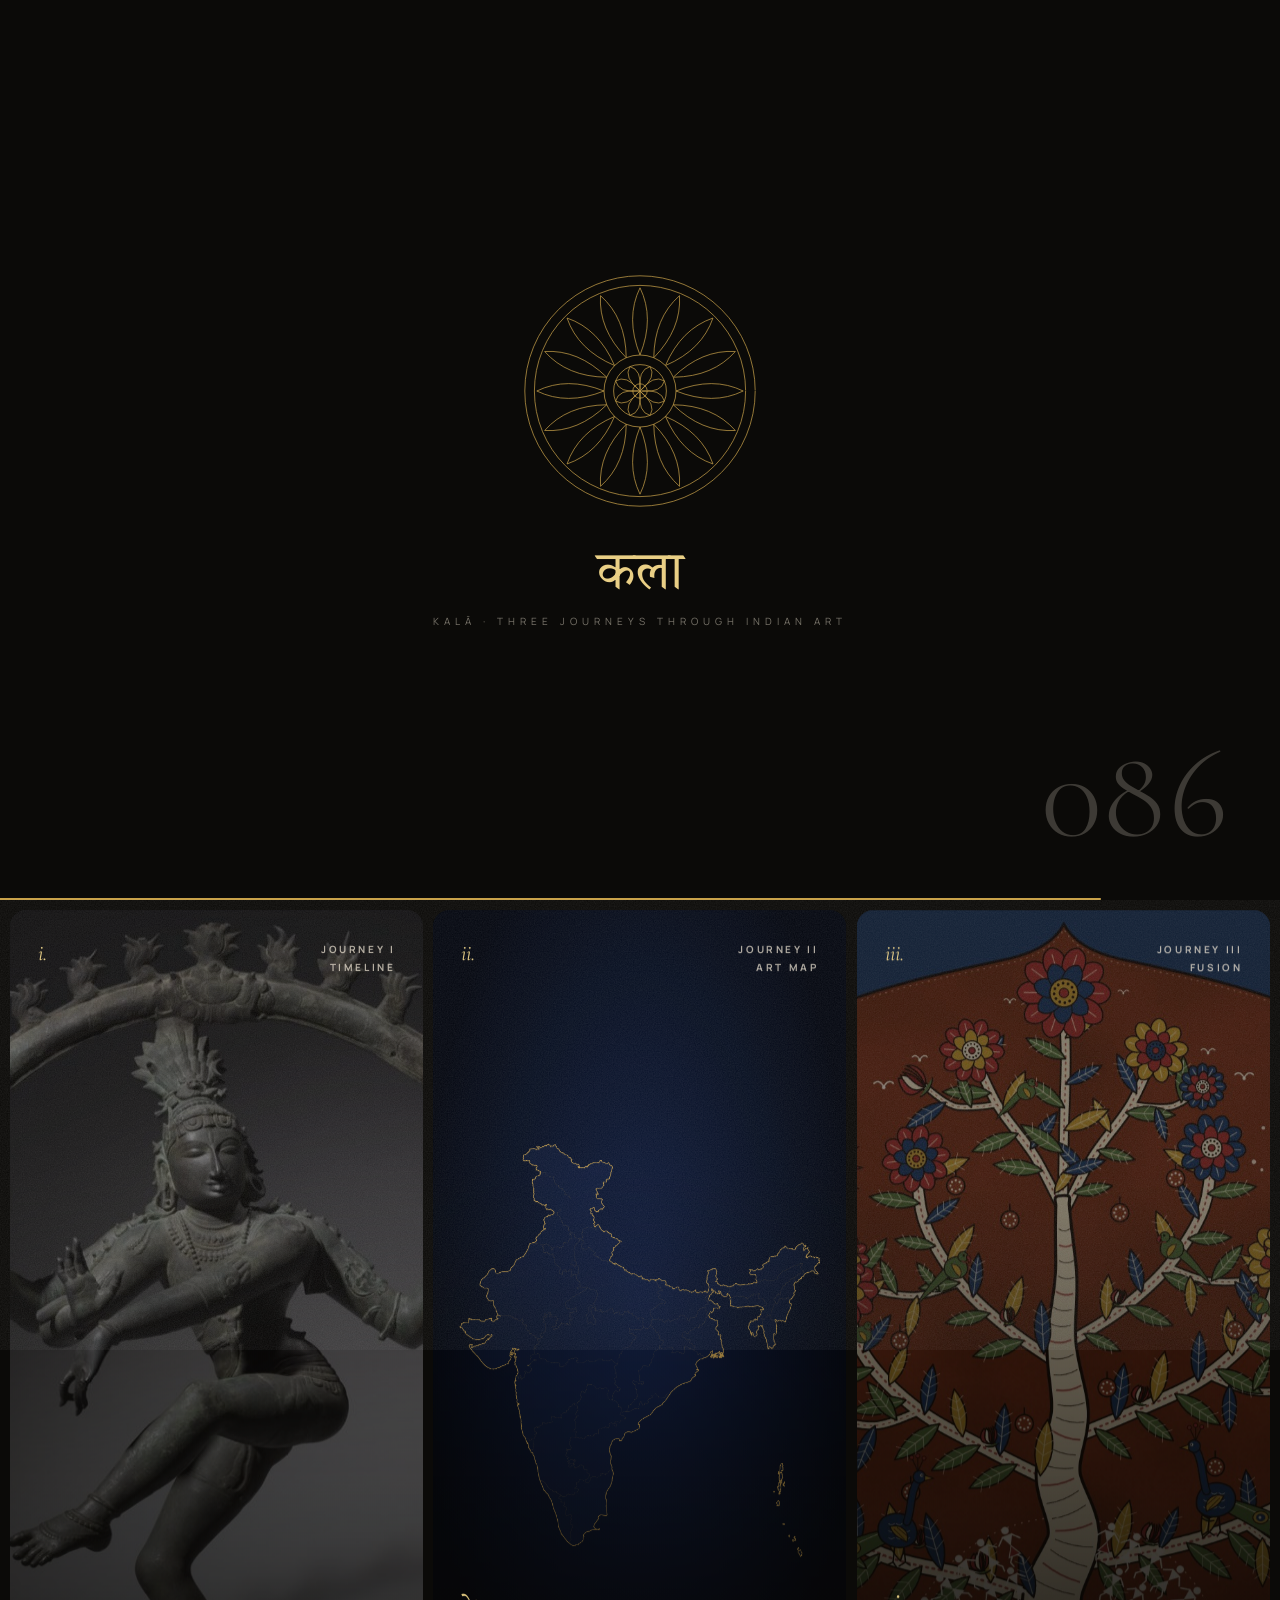
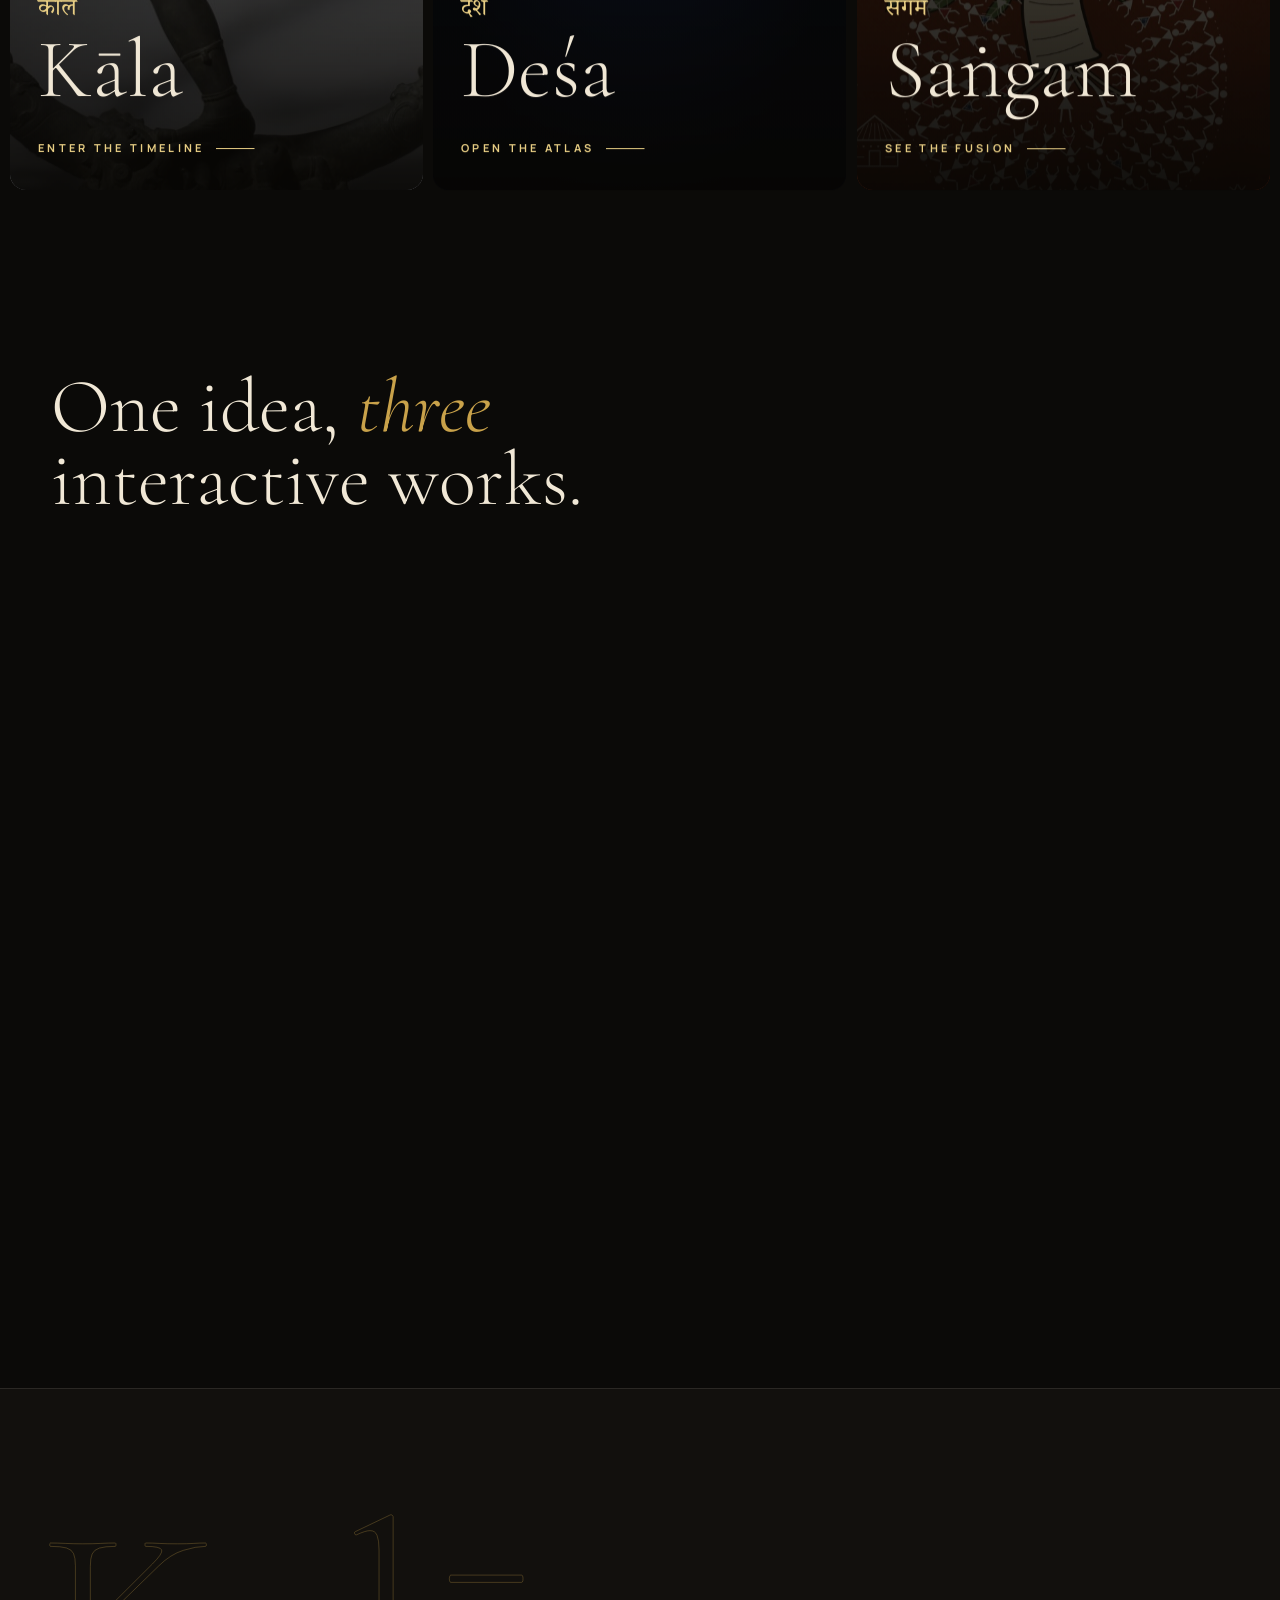
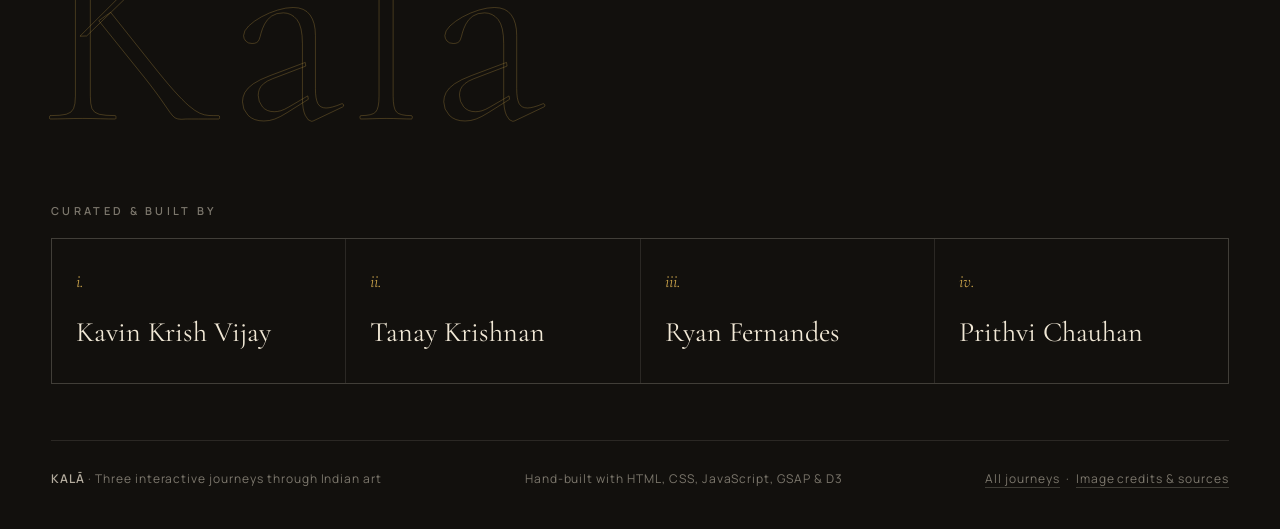
<file: index.html>
<!doctype html>
<html lang="en" class="no-js" data-root="">
<head>
  <meta charset="utf-8">
  <meta name="viewport" content="width=device-width, initial-scale=1">
  <title>KALĀ — Three Journeys Through Indian Art</title>
  <meta name="description" content="KALĀ: three interactive websites on Indian art — Kāla, a timeline of 28 artifacts; Deśa, an atlas of 35 places; and Saṅgam, an original Warli × Kalamkari fusion artwork.">
  <meta name="theme-color" content="#0b0a08">
  <meta property="og:title" content="KALĀ — Three Journeys Through Indian Art">
  <meta property="og:description" content="Time, land and confluence: an interactive timeline, an art map of India, and a Warli × Kalamkari fusion artwork.">
  <meta property="og:image" content="assets/img/t/t-nataraja-sm.jpg">
  <link rel="icon" href="assets/favicon.svg" type="image/svg+xml">
  <script>document.documentElement.className = document.documentElement.className.replace("no-js", "js");</script>
  <link rel="stylesheet" href="assets/css/core.css?v=1790347583">
  <link rel="stylesheet" href="assets/css/hub.css?v=1790347583">
</head>
<body data-loader-word="कला" data-loader-sub="Kalā · three journeys through Indian art">

  <nav class="nav" aria-label="Main">
    <a class="nav__brand" href="index.html">KALĀ <small>कला</small></a>
    <div class="nav__links">
      <a href="timeline/index.html" data-transition><span class="num">i.</span>Kāla</a>
      <a href="map/index.html" data-transition><span class="num">ii.</span>Deśa</a>
      <a href="fusion/index.html" data-transition><span class="num">iii.</span>Saṅgam</a>
      <button class="sound" data-sound type="button"></button>
    </div>
  </nav>

  <main id="main">
    <header class="h-hero">
      <canvas aria-hidden="true"></canvas>
      <div class="h-hero__mandala" aria-hidden="true"></div>
      <div class="h-hero__inner">
        <div class="eyebrow">Interactive journeys through Indian art</div>
        <h1 class="display gold-text">KALĀ</h1>
        <div class="h-hero__deva">कला</div>
        <p class="h-hero__sub">Three journeys through Indian art — in time, across the land, and where two traditions meet.</p>
        <div class="h-hero__words">
          <a href="timeline/index.html" data-transition><em>i.</em>Time</a>
          <a href="map/index.html" data-transition><em>ii.</em>Land</a>
          <a href="fusion/index.html" data-transition><em>iii.</em>Confluence</a>
        </div>
      </div>
      <div class="scroll-cue" aria-hidden="true" style="position:absolute;bottom:30px;left:50%;transform:translateX(-50%);display:flex;flex-direction:column;align-items:center;gap:12px;font-size:10px;letter-spacing:.4em;text-transform:uppercase;color:var(--paper-3);font-weight:600">Choose a journey</div>
    </header>

    <section class="portals" aria-label="The three journeys">
      <a class="portal portal--time" href="timeline/index.html" data-transition data-cursor="Enter">
        <div class="portal__bg"><img src="assets/img/t/t-nataraja-sm.jpg" alt="" decoding="async"></div>
        <span class="portal__num">i.</span>
        <span class="portal__tag">Journey I<br>Timeline</span>
        <div class="portal__body">
          <div class="portal__native">काल</div>
          <h2 class="portal__title">Kāla</h2>
          <p class="portal__desc">An interactive timeline: walk through ten eras and twenty-eight artifacts, from the Dancing Girl of Mohenjo-daro to the Santhal Family — deep-zoom photographs and four real 3D museum scans.</p>
          <span class="portal__cta">Enter the timeline <i></i></span>
        </div>
      </a>
      <a class="portal portal--map" href="map/index.html" data-transition data-cursor="Enter">
        <div class="portal__bg"><img src="assets/img/m/india-outline.png" alt="" decoding="async"></div>
        <span class="portal__num">ii.</span>
        <span class="portal__tag">Journey II<br>Art map</span>
        <div class="portal__body">
          <div class="portal__native">देश</div>
          <h2 class="portal__title">Deśa</h2>
          <p class="portal__desc">An interactive atlas of 35 places where Indian art was made — Bhimbetka to Santiniketan — with filters, full-resolution images and animated trails that show how styles travelled.</p>
          <span class="portal__cta">Open the atlas <i></i></span>
        </div>
      </a>
      <a class="portal portal--fusion" href="fusion/index.html" data-transition data-cursor="Enter">
        <div class="portal__bg"><img src="assets/img/f/f-artwork.jpg" alt="" decoding="async"></div>
        <span class="portal__num">iii.</span>
        <span class="portal__tag">Journey III<br>Fusion</span>
        <div class="portal__body">
          <div class="portal__native">संगम</div>
          <h2 class="portal__title">Saṅgam</h2>
          <p class="portal__desc">Warli meets Kalamkari: our original artwork “The Tree of Life and the Tarpa Dance”, explorable layer by layer, with a comparison of the two styles and a studio to make your own fusion.</p>
          <span class="portal__cta">See the fusion <i></i></span>
        </div>
      </a>
    </section>

    <section class="overview" aria-labelledby="ov-title">
      <div class="eyebrow" data-reveal>The project</div>
      <h2 id="ov-title" data-split>One idea, <em>three</em> interactive works.</h2>
      <p class="lede" data-reveal>Each journey is a complete website of its own, built by hand in HTML, CSS and JavaScript, sharing one design language — a dark museum lit in gold. Together they move from <em>when</em> Indian art was made, to <em>where</em>, to <em>how</em> its traditions can meet today.</p>
      <table class="a-table" data-reveal>
        <thead><tr><th></th><th>Journey</th><th>The idea</th><th>What's inside</th><th></th></tr></thead>
        <tbody>
          <tr><td>i.</td><td class="t">Interactive Timeline with Artifacts<small>Kāla</small></td><td>An interactive digital timeline with clickable virtual replicas of key artifacts from different periods of Indian art.</td><td>A horizontal museum walk through 10 eras and 28 artifacts; deep-zoom 2K+ photographs; 4 rotatable 3D scans; filterable index.</td><td><a class="go" href="timeline/index.html" data-transition>Kāla →</a></td></tr>
          <tr><td>ii.</td><td class="t">Interactive Art Map<small>Deśa</small></td><td>An interactive digital map of key locations in Indian art history, with images, descriptions and historical context.</td><td>A custom map with official Survey of India boundaries; 35 places; filters by art form and age; 4 animated trails of influence.</td><td><a class="go" href="map/index.html" data-transition>Deśa →</a></td></tr>
          <tr><td>iii.</td><td class="t">Regional Painting Fusion<small>Saṅgam</small></td><td>An artwork combining elements of two or more regional painting styles, exploring their similarities and differences.</td><td>An original Warli × Kalamkari artwork drawn in code, with layer-by-layer deconstruction, a comparison of the two styles and a fusion studio.</td><td><a class="go" href="fusion/index.html" data-transition>Saṅgam →</a></td></tr>
        </tbody>
      </table>
    </section>
  </main>

  <footer class="footer" data-footer data-big="Kalā"></footer>

  <script src="assets/lib/gsap.min.js?v=1790347583"></script>
  <script src="assets/lib/ScrollTrigger.min.js?v=1790347583"></script>
  <script src="assets/lib/SplitText.min.js?v=1790347583"></script>
  <script src="assets/lib/CustomEase.min.js?v=1790347583"></script>
  <script src="assets/lib/lenis.min.js?v=1790347583"></script>
  <script src="assets/js/core.js?v=1790347583"></script>
  <script src="assets/js/tanpura.js?v=1790347583"></script>
  <script src="assets/js/hub-page.js?v=1790347583"></script>
</body>
</html>
</file>
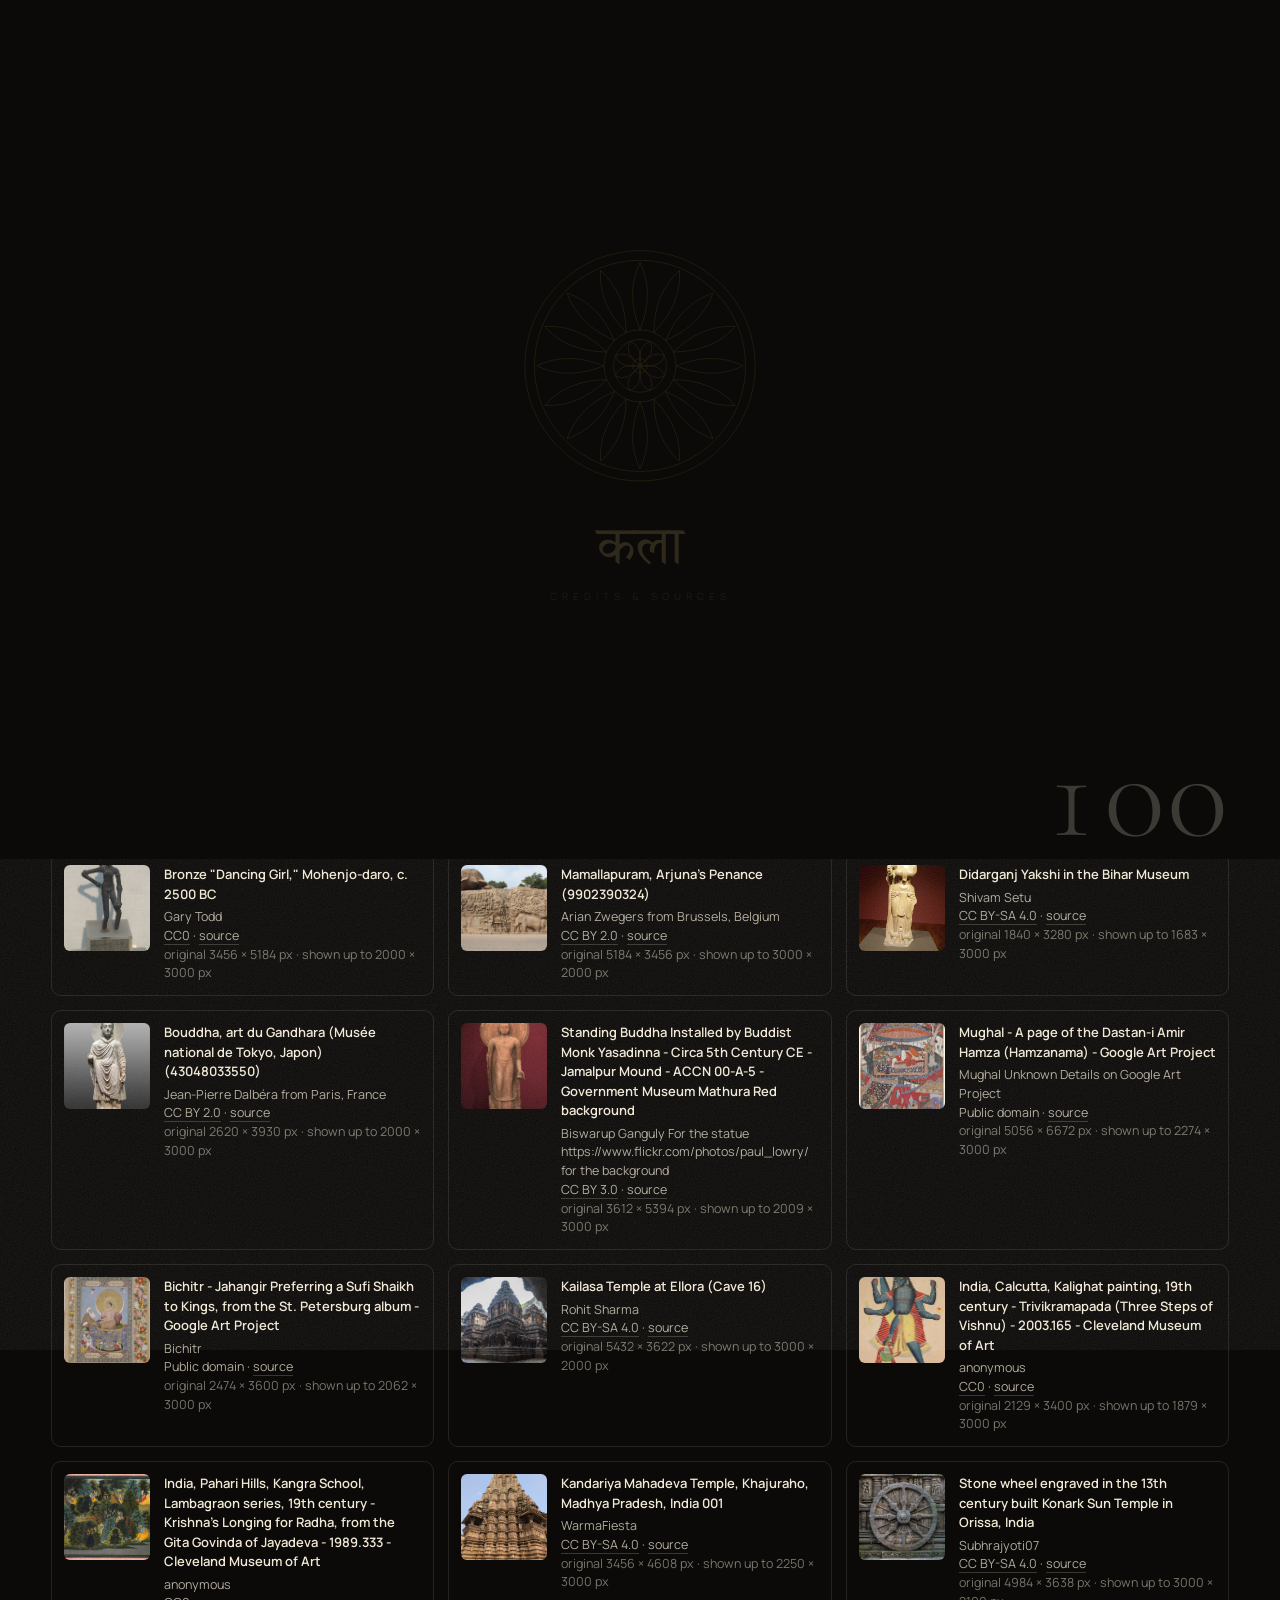
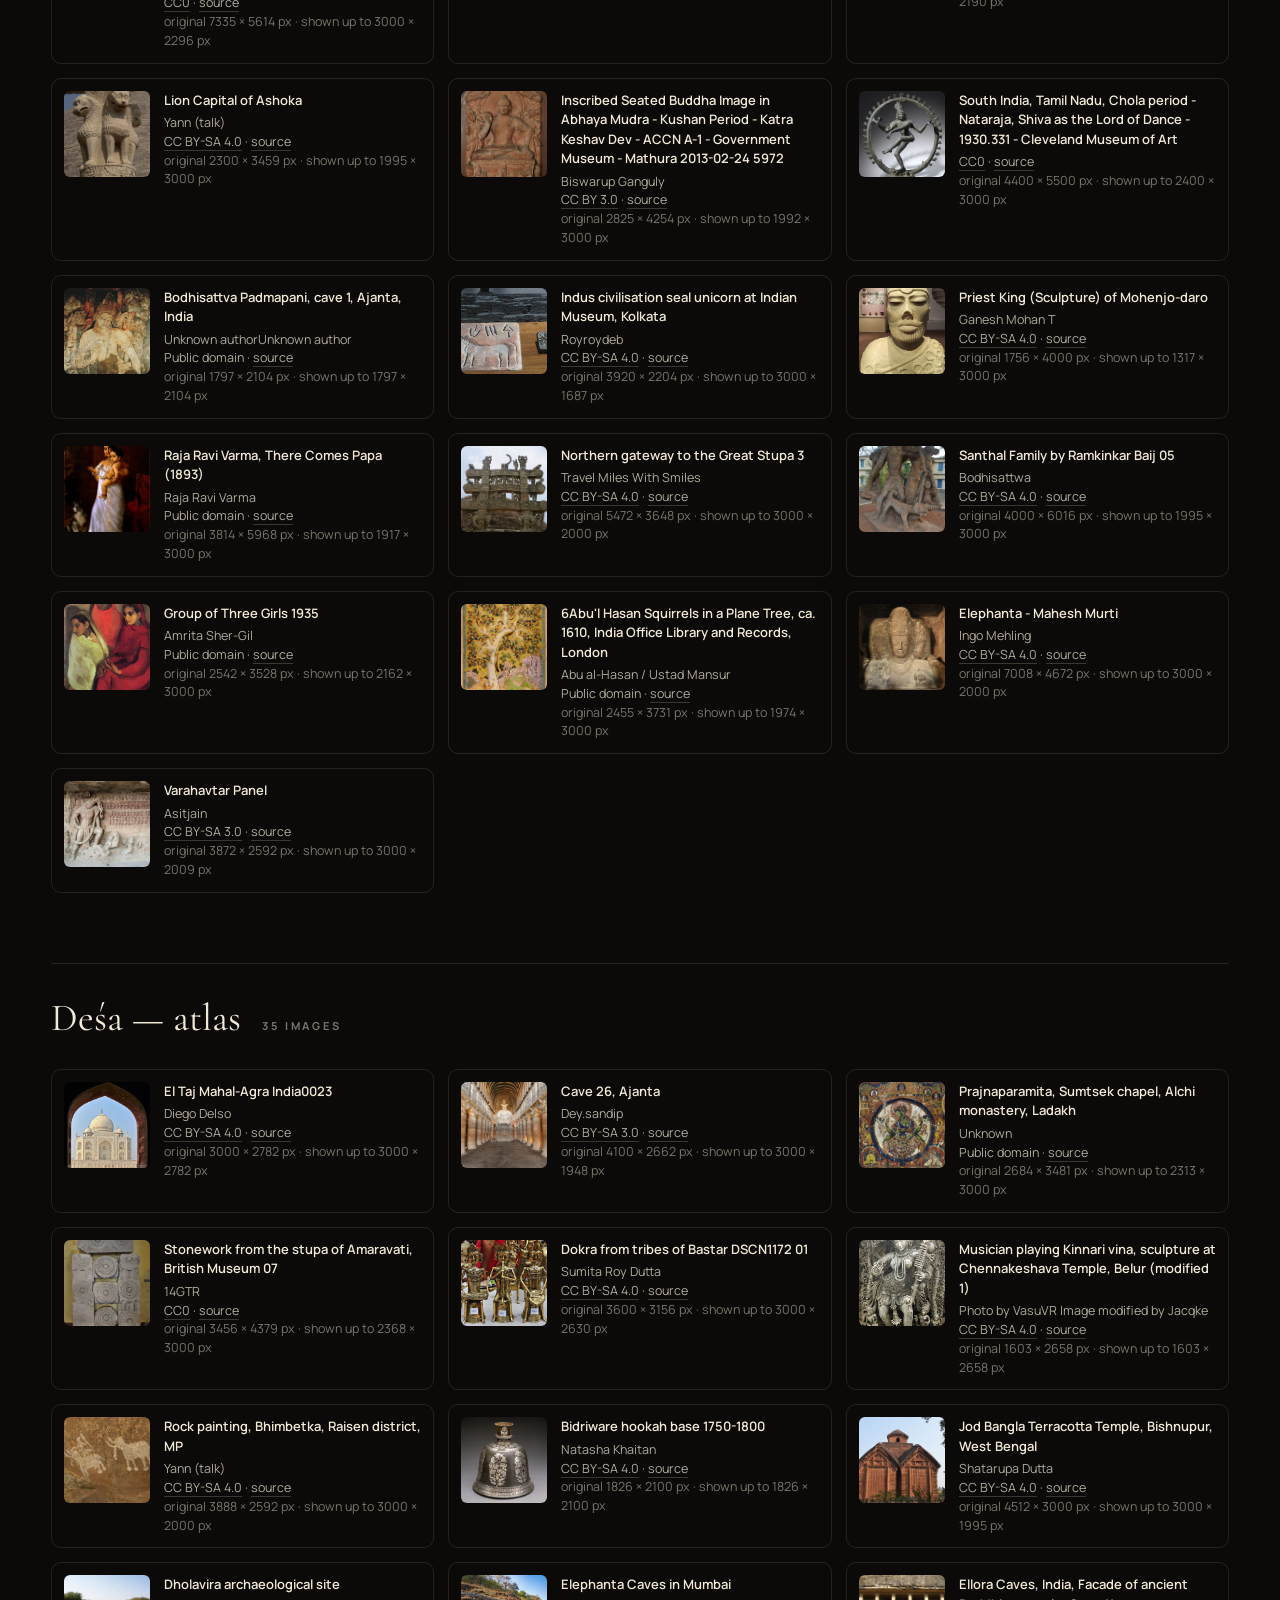
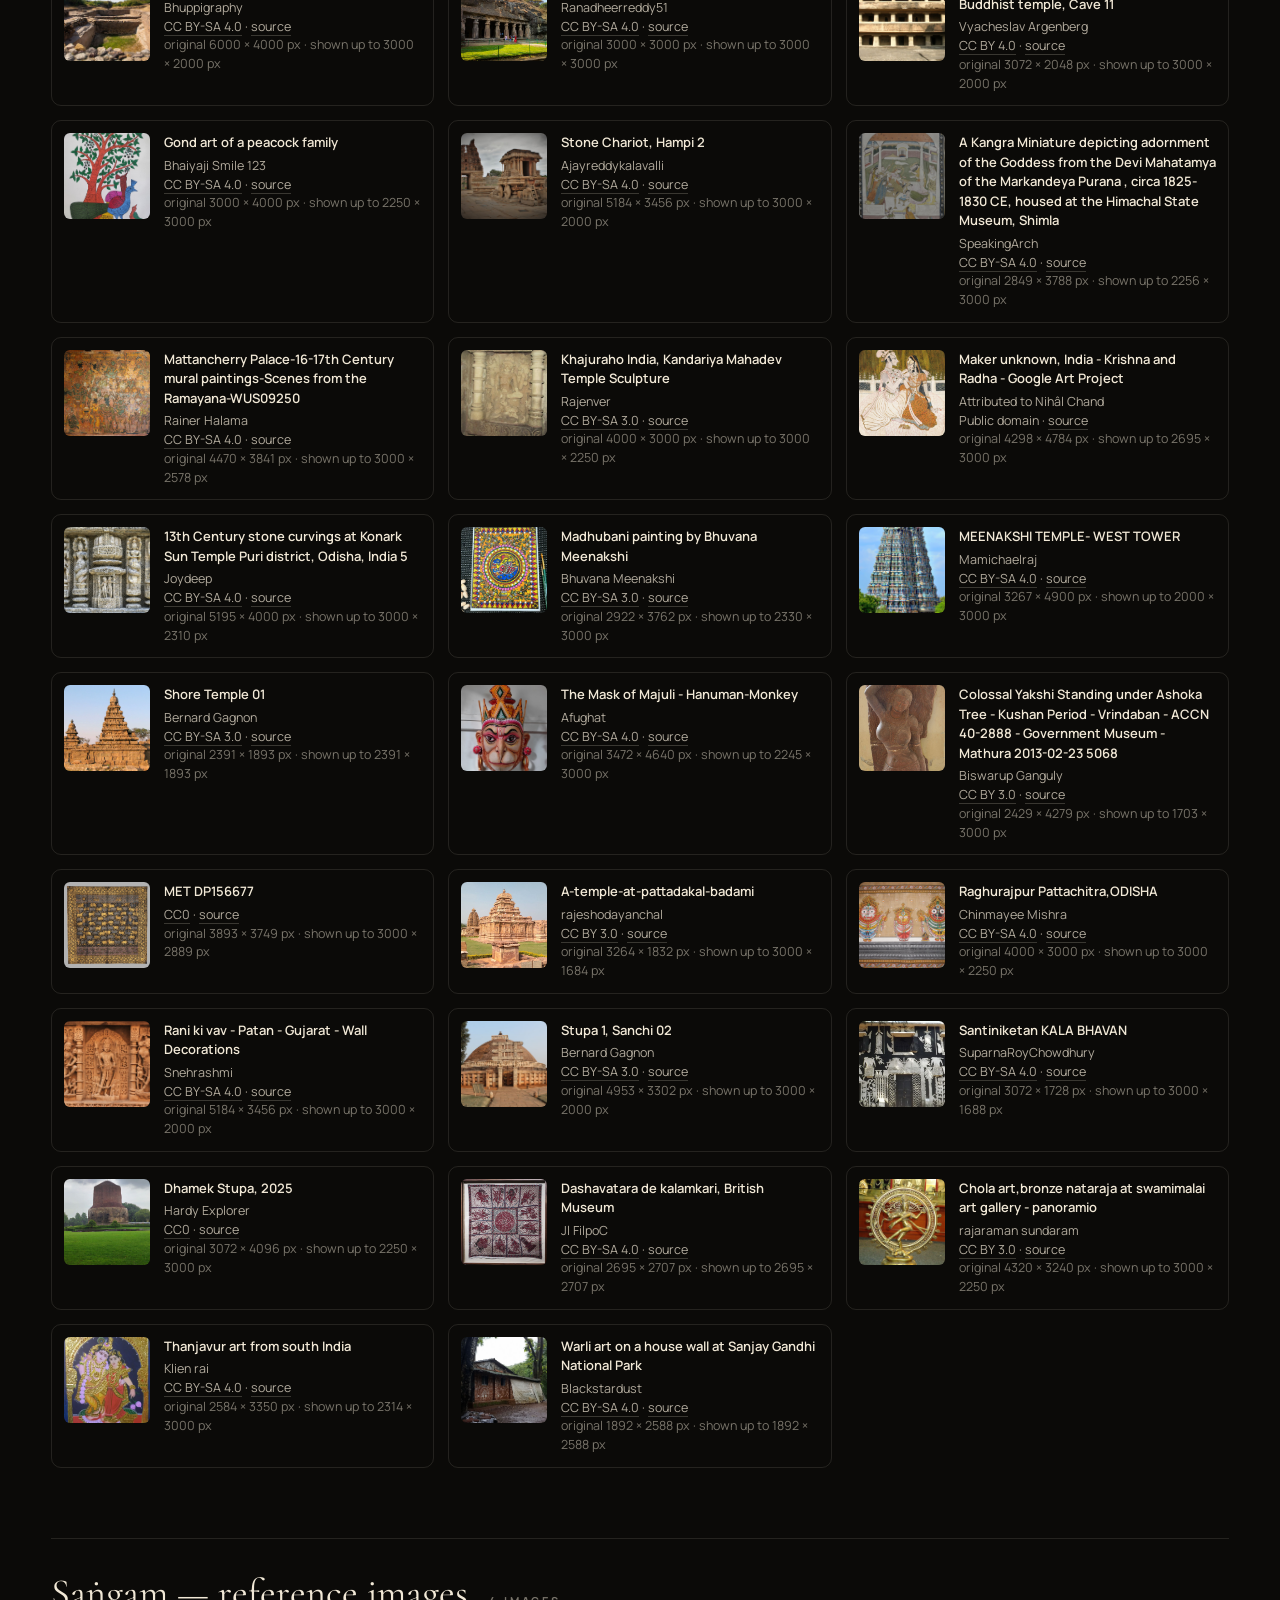
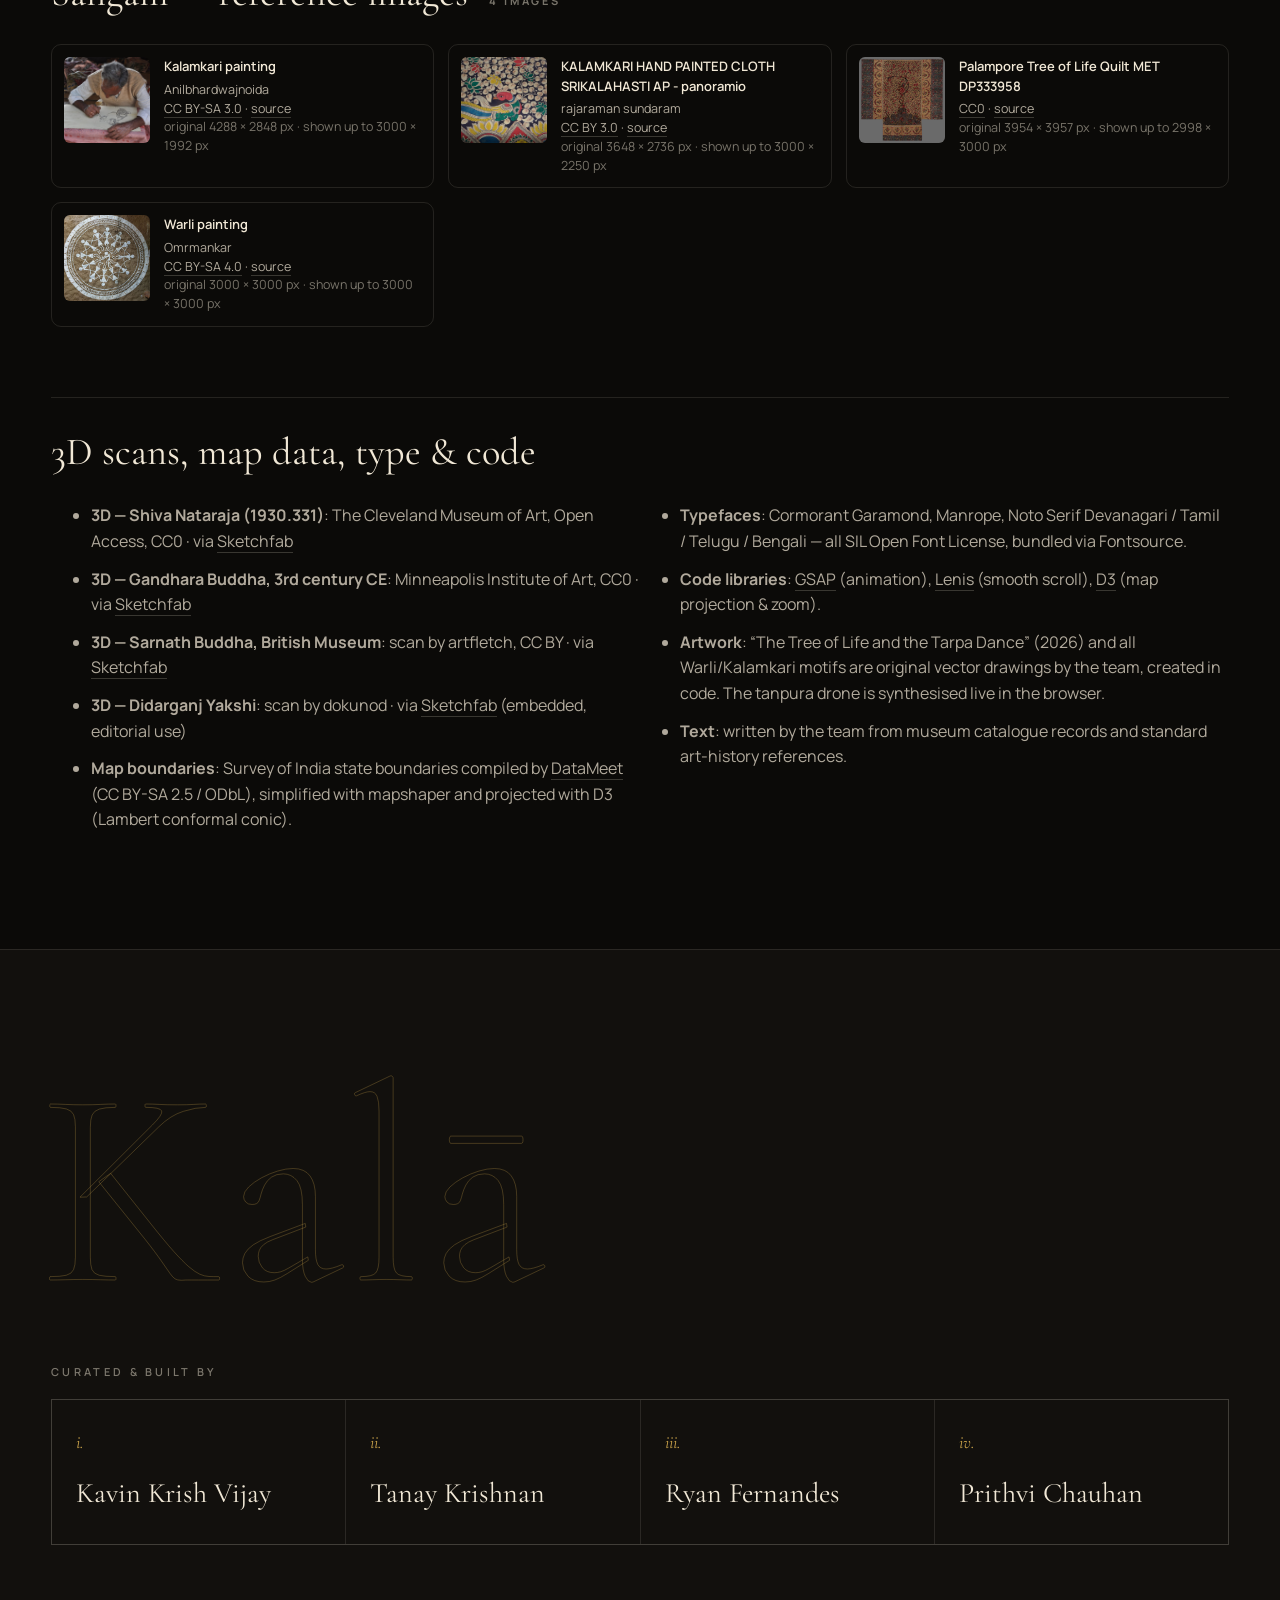
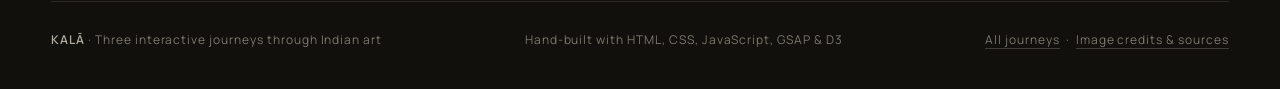
<file: credits/index.html>
<!doctype html>
<html lang="en" class="no-js" data-root="../">
<head>
  <meta charset="utf-8">
  <meta name="viewport" content="width=device-width, initial-scale=1">
  <title>Credits &amp; Sources — KALĀ</title>
  <meta name="description" content="Image credits, licences and sources for the KALĀ Indian art projects.">
  <meta name="theme-color" content="#0b0a08">
  <link rel="icon" href="../assets/favicon.svg" type="image/svg+xml">
  <script>document.documentElement.className = document.documentElement.className.replace("no-js", "js");</script>
  <link rel="stylesheet" href="../assets/css/core.css?v=1790347583">
  <style>
    .cr { padding: calc(var(--nav-h) + clamp(50px, 8vw, 120px)) var(--gutter) 100px; max-width: 1400px; margin: 0 auto; }
    .cr h1 { font-family: var(--serif); font-weight: 300; font-size: clamp(60px, 9vw, 150px); line-height: 0.9; }
    .cr h1 em { color: var(--gold); }
    .cr > p { max-width: 70ch; margin: 24px 0 50px; }
    .cr h2 { font-family: var(--serif); font-weight: 400; font-size: clamp(30px, 3vw, 44px); margin: 70px 0 20px; padding-top: 24px; border-top: 1px solid var(--line); }
    .cr h2 small { font-family: var(--sans); font-size: 11px; letter-spacing: .26em; text-transform: uppercase; color: var(--paper-3); margin-left: 12px; font-weight: 700; }
    .cr-grid { display: grid; grid-template-columns: repeat(auto-fill, minmax(300px, 1fr)); gap: 14px; }
    .cr-item { display: grid; grid-template-columns: 86px 1fr; gap: 14px; padding: 12px; border: 1px solid var(--line); border-radius: 10px; font-size: 12.5px; line-height: 1.5; color: var(--paper-2); }
    .cr-item img { width: 86px; height: 86px; object-fit: cover; border-radius: 6px; background: var(--ink-3); }
    .cr-item b { display: block; color: var(--paper); font-weight: 600; font-size: 13px; margin-bottom: 4px; word-break: break-word; }
    .cr-item a { border-bottom: 1px solid var(--line-2); }
    .cr-item .dim { color: var(--paper-3); }
    .cr-list { columns: 2 320px; column-gap: 40px; }
    .cr-list li { break-inside: avoid; margin-bottom: 12px; color: var(--paper-2); }
    .cr-list a { border-bottom: 1px solid var(--line-2); }
  </style>
</head>
<body data-loader-word="कला" data-loader-sub="Credits &amp; sources">
  <nav class="nav" aria-label="Main">
    <a class="nav__brand" href="../index.html" data-transition>KALĀ <small>कला</small></a>
    <div class="nav__links">
      <a href="../timeline/index.html" data-transition><span class="num">i.</span>Kāla</a>
      <a href="../map/index.html" data-transition><span class="num">ii.</span>Deśa</a>
      <a href="../fusion/index.html" data-transition><span class="num">iii.</span>Saṅgam</a>
      <button class="sound" data-sound type="button"></button>
    </div>
  </nav>
  <main class="cr">
    <div class="eyebrow">Sources &amp; licences</div>
    <h1>Credits <em>&amp;</em> sources</h1>
    <p class="lede">Every photograph in these projects comes from Wikimedia Commons under a public-domain or Creative Commons licence, and each was checked to be at least 2048 pixels on its long edge and sharp at full size. Photographers and licences are listed below; click through for the original file and full licence terms.</p>
    <h2>Kāla — timeline <small id="n-t"></small></h2>
    <div class="cr-grid" id="g-t"></div>
    <h2>Deśa — atlas <small id="n-m"></small></h2>
    <div class="cr-grid" id="g-m"></div>
    <h2>Saṅgam — reference images <small id="n-f"></small></h2>
    <div class="cr-grid" id="g-f"></div>
    <h2>3D scans, map data, type &amp; code</h2>
    <ul class="cr-list">
      <li><b>3D — Shiva Nataraja (1930.331)</b>: The Cleveland Museum of Art, Open Access, CC0 · via <a href="https://sketchfab.com/3d-models/6862a3c673d4434a8dc39ced2a5b5720" target="_blank" rel="noopener">Sketchfab</a></li>
      <li><b>3D — Gandhara Buddha, 3rd century CE</b>: Minneapolis Institute of Art, CC0 · via <a href="https://sketchfab.com/3d-models/1cd1470645334a76ae23b755b53fb736" target="_blank" rel="noopener">Sketchfab</a></li>
      <li><b>3D — Sarnath Buddha, British Museum</b>: scan by artfletch, CC BY · via <a href="https://sketchfab.com/3d-models/539350435cbb4ada9bae412f5b8858b0" target="_blank" rel="noopener">Sketchfab</a></li>
      <li><b>3D — Didarganj Yakshi</b>: scan by dokunod · via <a href="https://sketchfab.com/3d-models/393e8b873bcf426baa62c5d5b475b1bb" target="_blank" rel="noopener">Sketchfab</a> (embedded, editorial use)</li>
      <li><b>Map boundaries</b>: Survey of India state boundaries compiled by <a href="https://github.com/datameet/maps" target="_blank" rel="noopener">DataMeet</a> (CC BY-SA 2.5 / ODbL), simplified with mapshaper and projected with D3 (Lambert conformal conic).</li>
      <li><b>Typefaces</b>: Cormorant Garamond, Manrope, Noto Serif Devanagari / Tamil / Telugu / Bengali — all SIL Open Font License, bundled via Fontsource.</li>
      <li><b>Code libraries</b>: <a href="https://gsap.com" target="_blank" rel="noopener">GSAP</a> (animation), <a href="https://lenis.darkroom.engineering" target="_blank" rel="noopener">Lenis</a> (smooth scroll), <a href="https://d3js.org" target="_blank" rel="noopener">D3</a> (map projection & zoom).</li>
      <li><b>Artwork</b>: “The Tree of Life and the Tarpa Dance” (2026) and all Warli/Kalamkari motifs are original vector drawings by the team, created in code. The tanpura drone is synthesised live in the browser.</li>
      <li><b>Text</b>: written by the team from museum catalogue records and standard art-history references.</li>
    </ul>
  </main>
  <footer class="footer" data-footer data-big="Kalā"></footer>
  <script src="../assets/lib/gsap.min.js?v=1790347583"></script>
  <script src="../assets/lib/ScrollTrigger.min.js?v=1790347583"></script>
  <script src="../assets/lib/SplitText.min.js?v=1790347583"></script>
  <script src="../assets/lib/CustomEase.min.js?v=1790347583"></script>
  <script src="../assets/lib/lenis.min.js?v=1790347583"></script>
  <script src="../assets/js/core.js?v=1790347583"></script>
  <script src="../assets/js/tanpura.js?v=1790347583"></script>
  <script src="../assets/data/credits.js?v=1790347583"></script>
  <script>
    (function () {
      const C = window.KALA_CREDITS || {};
      const esc = (s) => String(s || "").replace(/[&<>"]/g, (c) => ({ "&": "&amp;", "<": "&lt;", ">": "&gt;", '"': "&quot;" }[c]));
      const clean = (f) => f.replace(/^File:/, "").replace(/\.(jpe?g|png|tiff?)$/i, "").replace(/_/g, " ");
      ["t", "m", "f"].forEach((g) => {
        const ids = Object.keys(C).filter((k) => k.startsWith(g + "-")).sort();
        document.getElementById("n-" + g).textContent = ids.length + " images";
        document.getElementById("g-" + g).innerHTML = ids.map((id) => {
          const c = C[id];
          return `<div class="cr-item"><img src="../assets/img/${g}/${id}-sm.jpg" alt="" loading="lazy">
            <div><b>${esc(clean(c.file))}</b>
            ${c.artist ? esc(c.artist) + "<br>" : ""}
            ${c.licenseUrl ? `<a href="${esc(c.licenseUrl)}" target="_blank" rel="noopener">${esc(c.license)}</a>` : esc(c.license)} ·
            <a href="${esc(c.page)}" target="_blank" rel="noopener">source</a><br>
            <span class="dim">original ${c.orig ? c.orig.join(" × ") : ""} px · shown up to ${c.served ? c.served.join(" × ") : ""} px</span></div></div>`;
        }).join("");
      });
    })();
  </script>
</body>
</html>
</file>
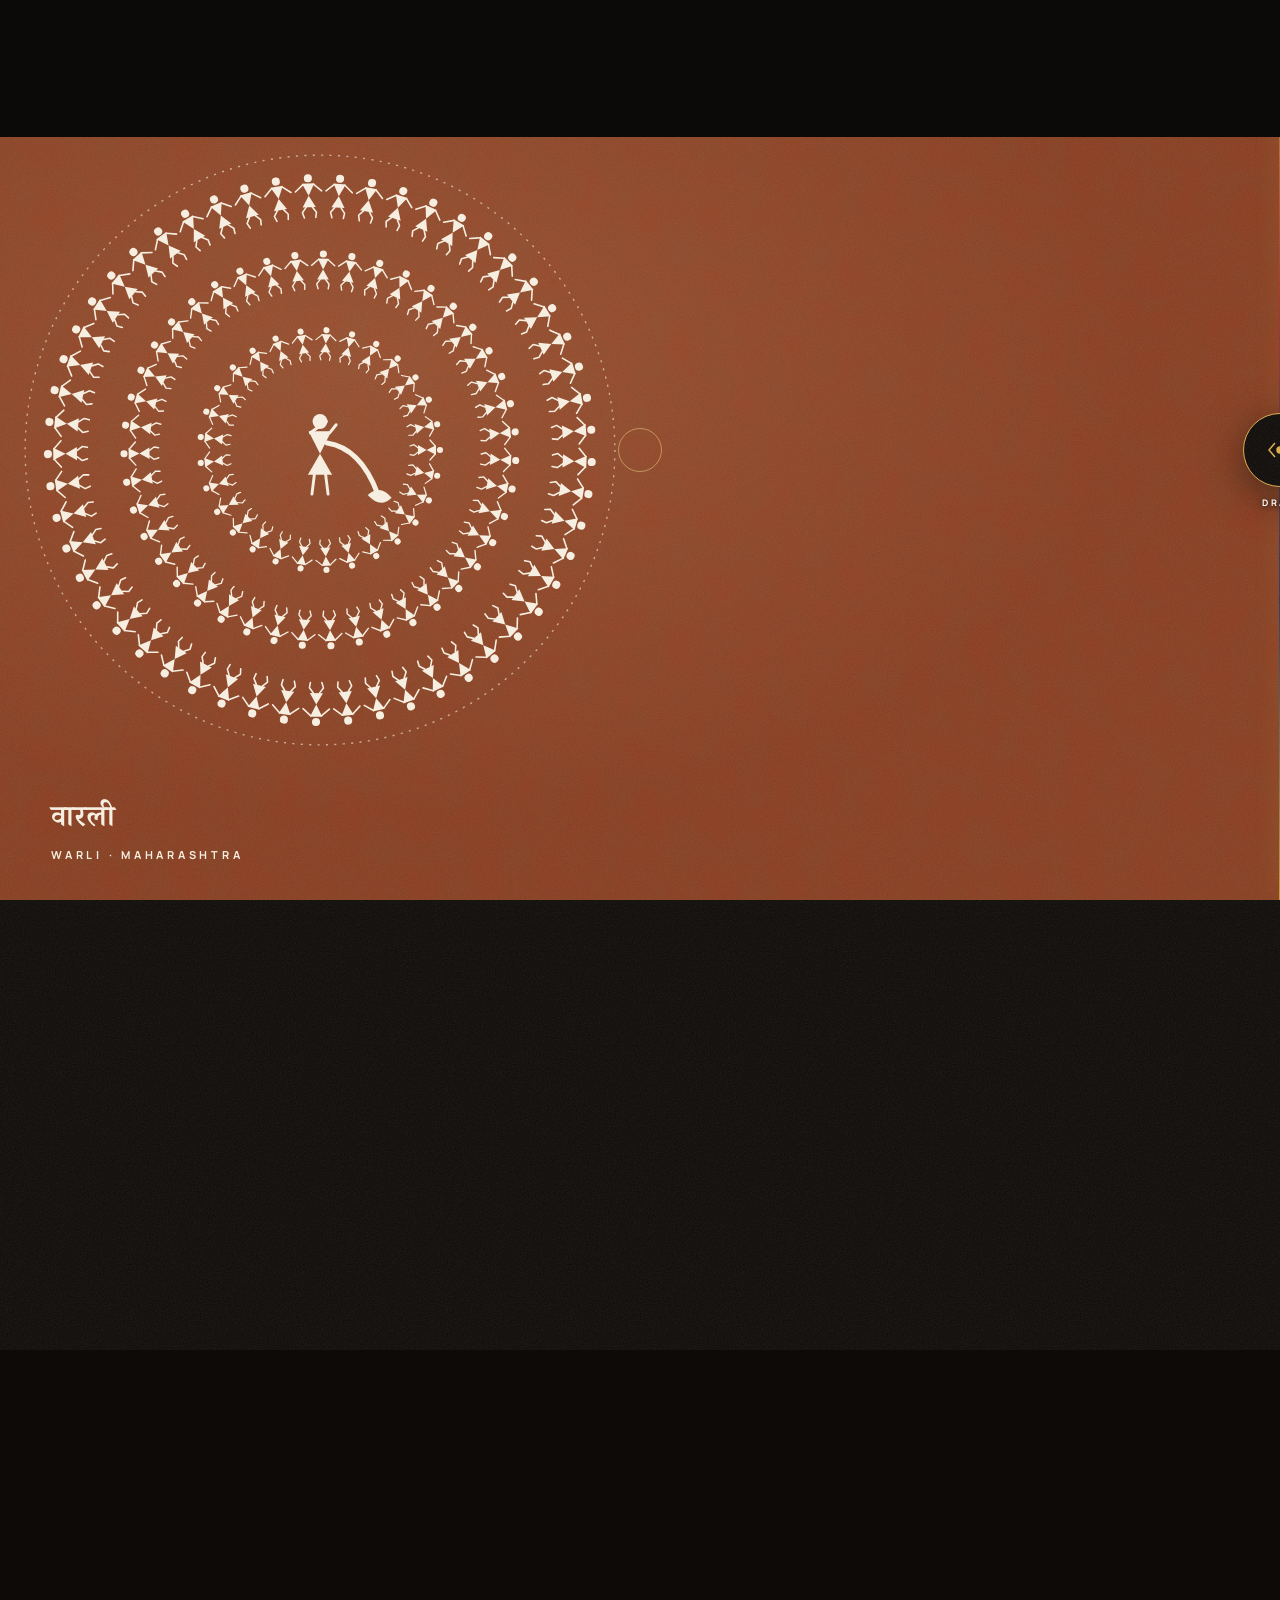
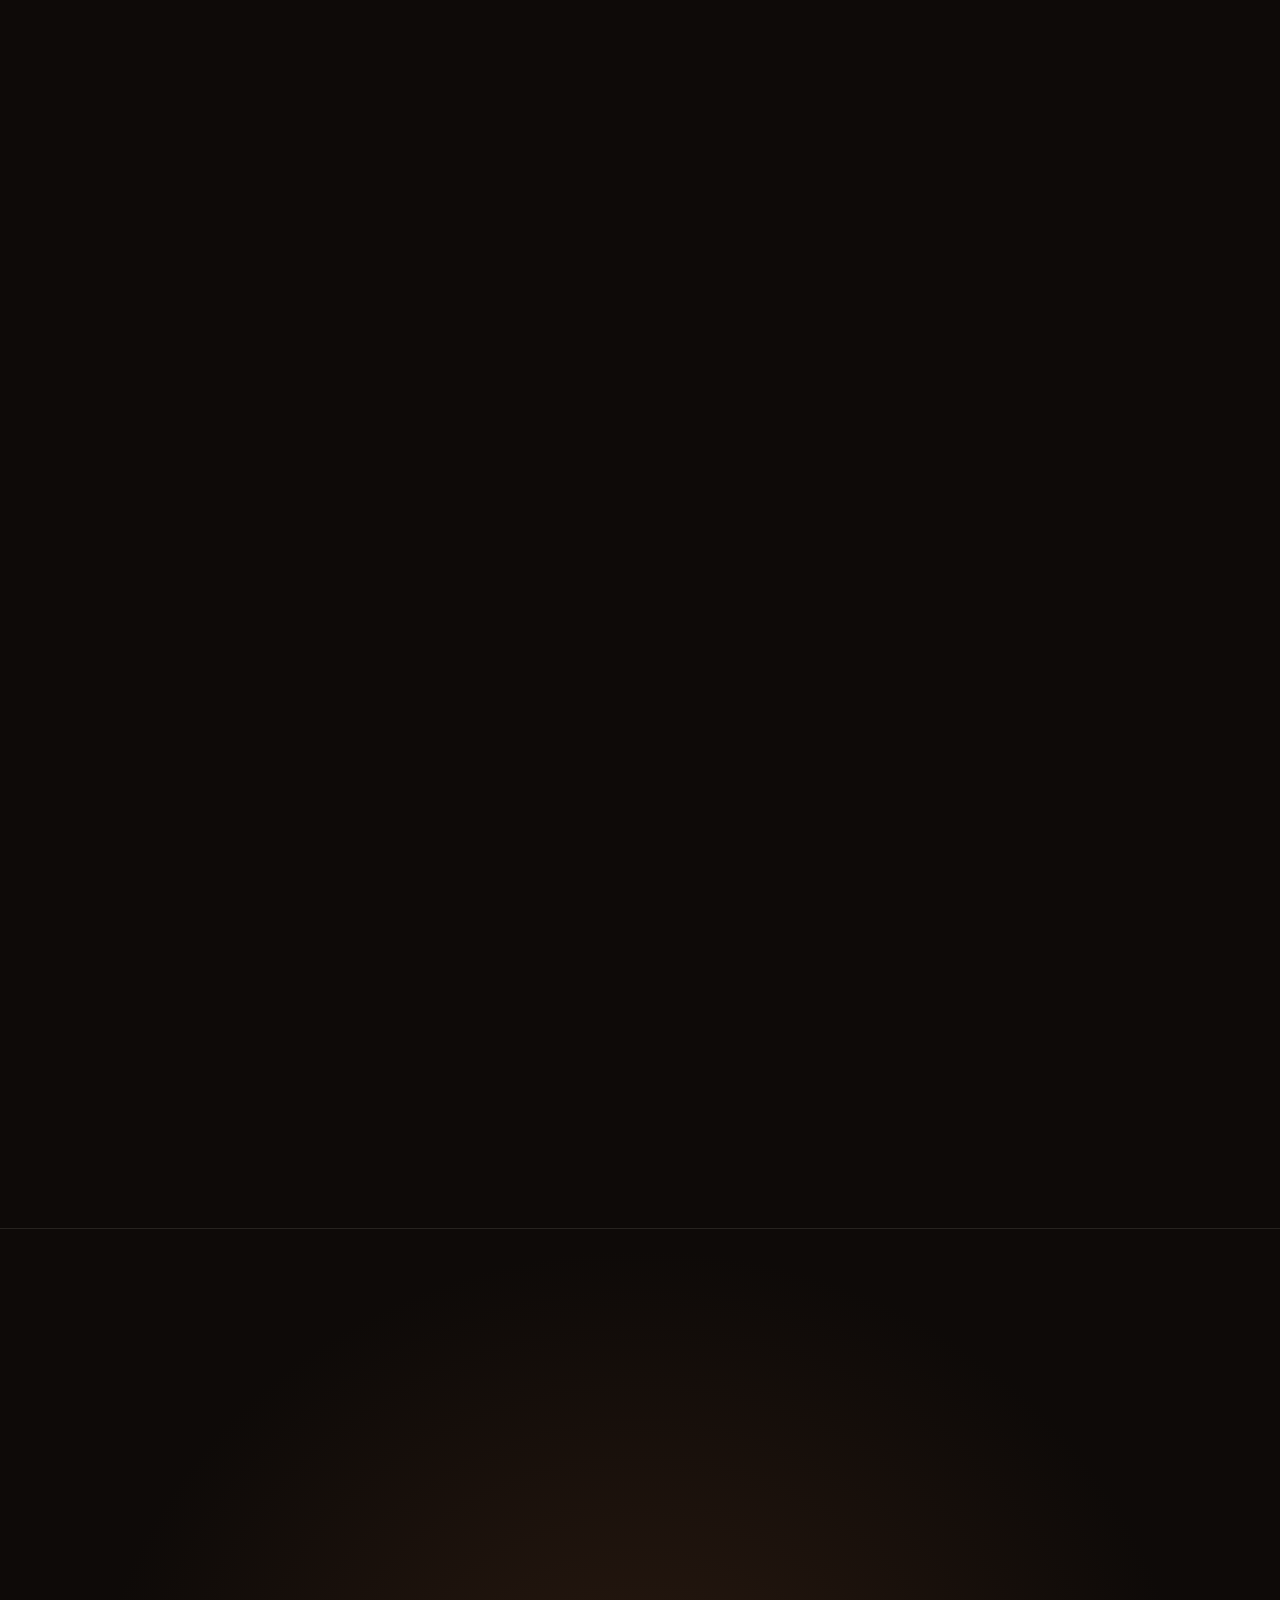
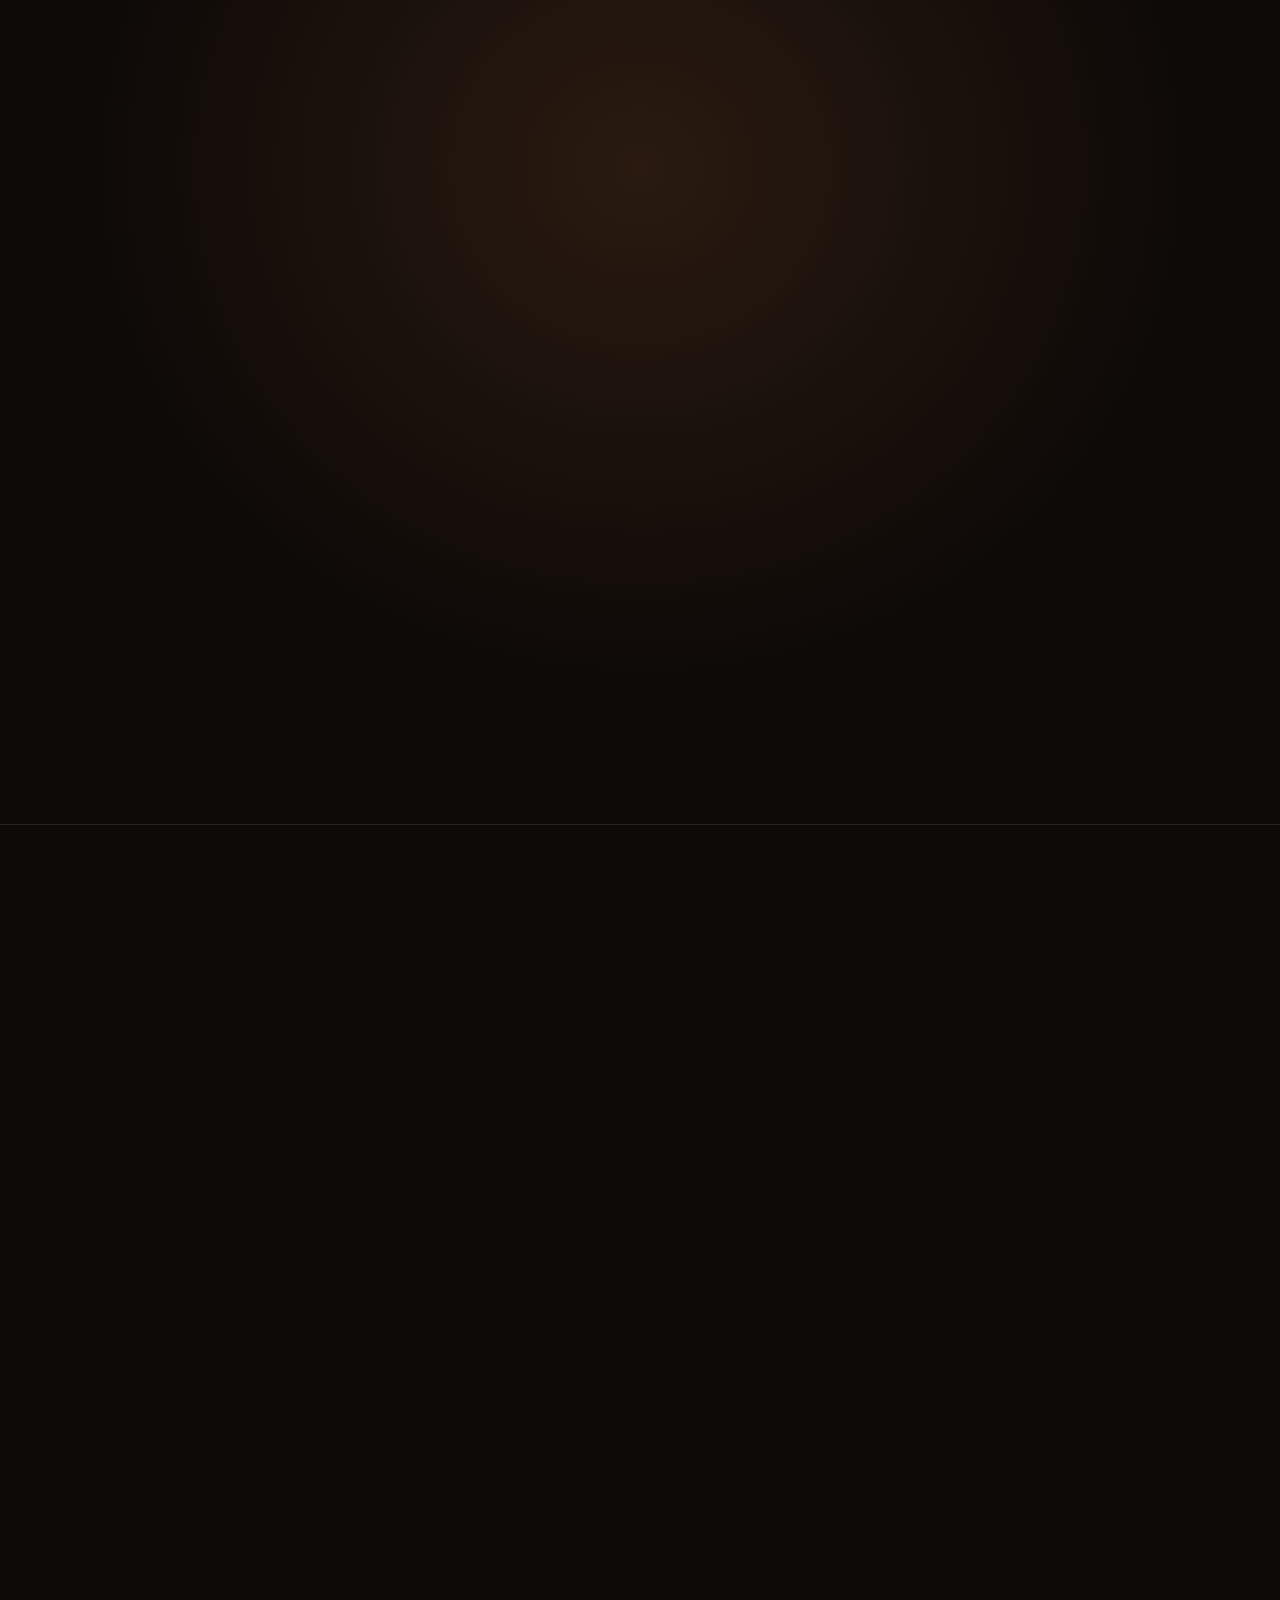
<file: fusion/index.html>
<!doctype html>
<html lang="en" class="no-js" data-root="../">
<head>
  <meta charset="utf-8">
  <meta name="viewport" content="width=device-width, initial-scale=1">
  <title>Saṅgam — Where Warli Meets Kalamkari</title>
  <meta name="description" content="A regional painting fusion project: an original artwork, 'The Tree of Life and the Tarpa Dance', blending Warli painting from Maharashtra with Kalamkari from Andhra Pradesh — with an interactive deconstruction and a fusion studio.">
  <meta name="theme-color" content="#8a3a1d">
  <meta property="og:title" content="Saṅgam — Where Warli Meets Kalamkari">
  <meta property="og:description" content="An original fusion of Warli and Kalamkari painting — explore it layer by layer, then make your own.">
  <meta property="og:image" content="../assets/img/f/f-palampore-sm.jpg">
  <link rel="icon" href="../assets/favicon.svg" type="image/svg+xml">
  <script>document.documentElement.className = document.documentElement.className.replace("no-js", "js");</script>
  <link rel="stylesheet" href="../assets/css/core.css?v=1790347583">
  <link rel="stylesheet" href="../assets/css/fusion.css?v=1790347583">
</head>
<body data-loader-word="संगम" data-loader-sub="Saṅgam · Warli × Kalamkari">

  <nav class="nav" aria-label="Main">
    <a class="nav__brand" href="../index.html" data-transition>KALĀ <small>कला</small></a>
    <div class="nav__links">
      <a href="../timeline/index.html" data-transition><span class="num">i.</span>Kāla</a>
      <a href="../map/index.html" data-transition><span class="num">ii.</span>Deśa</a>
      <a href="index.html" aria-current="page" class="keep"><span class="num">iii.</span>Saṅgam</a>
      <button class="sound" data-sound type="button"></button>
    </div>
  </nav>

  <main id="main">
    <!-- HERO -->
    <header class="s-hero">
      <div class="s-hero__side s-hero__side--w">
        <div class="s-hero__art" aria-hidden="true"></div>
        <div class="s-hero__label"><b>वारली</b>Warli · Maharashtra</div>
        <div class="s-hero__center"><div>
          <div class="eyebrow">Journey III · Regional Painting Fusion</div>
          <h1 class="s-hero__title">Saṅgam</h1>
          <p>where two rivers of painting meet</p>
        </div></div>
      </div>
      <div class="s-hero__side s-hero__side--k">
        <div class="s-hero__art" aria-hidden="true"></div>
        <div class="s-hero__label"><b>కలంకారీ</b>Kalamkari · Andhra Pradesh</div>
        <div class="s-hero__center" aria-hidden="true"><div>
          <div class="eyebrow">Journey III · Regional Painting Fusion</div>
          <div class="s-hero__title">Saṅgam</div>
          <p>where two rivers of painting meet</p>
        </div></div>
      </div>

      <div class="s-hero__divider" role="slider" tabindex="0" aria-label="Move the confluence between Warli and Kalamkari" aria-valuemin="0" aria-valuemax="100" aria-valuenow="50">
        <div class="s-hero__knob"><svg viewBox="0 0 34 34" fill="none" stroke="#dcaa46" stroke-width="1.5"><path d="M12 10l-6 7 6 7M22 10l6 7-6 7"/><circle cx="17" cy="17" r="3" fill="#dcaa46"/></svg></div>
      </div>
    </header>

    <!-- TWO TRADITIONS -->
    <section class="sec" aria-labelledby="two-title">
      <div class="sec__head">
        <h2 id="two-title" data-split>Two rivers, <em>one confluence.</em></h2>
        <p class="lede" data-reveal>One tradition draws the world with a few white lines on a mud wall. The other floods cotton with plant dyes in dozens of patient stages. Saṅgam — Sanskrit for the meeting of rivers — asks what happens when they flow together.</p>
      </div>
      <div class="duo">
        <article class="trad trad--w">
          <figure class="trad__img" data-zoom="f-warli" data-title="Warli painting — the tarpa dance circle" data-cursor="Zoom" style="margin:0">
            <img src="../assets/img/f/f-warli-sm.jpg" alt="A Warli painting of the tarpa dance circle in white on a mud wall" loading="lazy">
            <figcaption data-credit="f-warli"></figcaption>
          </figure>
          <div class="trad__body">
            <div class="trad__native">वारली</div>
            <h3>Warli</h3>
            <p class="trad__lede">The Warli people of the Sahyadri foothills paint their lives — dances, harvests, weddings, forests — in a grammar of just three shapes.</p>
            <dl>
              <dt>Region</dt><dd>Palghar, Dahanu, Talasari and Jawhar, north Maharashtra</dd>
              <dt>Makers</dt><dd>The Warli Adivasi community; traditionally women painted for weddings, and Jivya Soma Mashe took the art onto paper in the 1970s</dd>
              <dt>Surface</dt><dd>Hut walls plastered with mud, cow-dung and red ochre (geru)</dd>
              <dt>Medium</dt><dd>Rice paste mixed with water and gum, applied with a chewed bamboo stick</dd>
              <dt>Shapes</dt><dd>Circle (sun, moon), triangle (mountains, trees, the human body), square (the sacred chauk)</dd>
              <dt>Palette</dt><dd><div class="swatches"><i style="background:#8a3a1d"></i><i style="background:#f6efe0"></i></div></dd>
            </dl>
          </div>
        </article>
        <article class="trad trad--k">
          <figure class="trad__img" data-zoom="f-palampore" data-title="Palampore (Tree of Life), Coromandel Coast — The Met" data-cursor="Zoom" style="margin:0">
            <img src="../assets/img/f/f-palampore-sm.jpg" alt="A painted and dyed cotton palampore with a flowering Tree of Life" loading="lazy">
            <figcaption data-credit="f-palampore"></figcaption>
          </figure>
          <div class="trad__body">
            <div class="trad__native">కలంకారీ</div>
            <h3>Kalamkari</h3>
            <p class="trad__lede">'Pen-work' in Persian: cotton drawn with a bamboo kalam and dyed with plants and minerals — from temple epics to the Tree of Life palampores loved across the world.</p>
            <dl>
              <dt>Region</dt><dd>Srikalahasti (freehand pen style) and Machilipatnam–Pedana (block-printed), Andhra Pradesh</dd>
              <dt>Makers</dt><dd>Hereditary artisan families; Coromandel-coast workshops exported painted cottons to Europe and Southeast Asia</dd>
              <dt>Surface</dt><dd>Cotton cloth soaked in myrobalan and buffalo milk</dd>
              <dt>Medium</dt><dd>Mordants (alum, iron), madder / chay root, indigo, myrobalan — up to 17 stages of dyeing and washing</dd>
              <dt>Motifs</dt><dd>Tree of Life, lotus, peacock, paisley (mango), epic narratives and deities</dd>
              <dt>Palette</dt><dd><div class="swatches"><i style="background:#a3302a"></i><i style="background:#1f3a63"></i><i style="background:#c99a2e"></i><i style="background:#56703a"></i><i style="background:#1a120c"></i><i style="background:#f1e3c2"></i></div></dd>
            </dl>
          </div>
        </article>
      </div>
    </section>

    <!-- COMPARE -->
    <section class="sec" aria-labelledby="cmp-title" style="padding-top:0">
      <div class="sec__head">
        <h2 id="cmp-title" data-split>Similar at heart, <em>different in hand.</em></h2>
        <p class="lede" data-reveal>Click a part of the diagram to see what belongs only to Warli, only to Kalamkari, and what the two already share — the common ground on which our fusion is built.</p>
      </div>
      <div class="venn-wrap">
        <div class="venn" data-reveal></div>
        <div class="venn-list" data-reveal>
          <div class="venn-tabs">
            <button class="chip" type="button" data-z="W">Warli only</button>
            <button class="chip" type="button" data-z="B">Shared</button>
            <button class="chip" type="button" data-z="K">Kalamkari only</button>
          </div>
          <div class="body" aria-live="polite"></div>
        </div>
      </div>

      <table class="compare" data-reveal>
        <thead><tr><th scope="col"></th><th scope="col">Warli</th><th scope="col">Kalamkari</th><th scope="col">In our Saṅgam</th></tr></thead>
        <tbody>
          <tr><th scope="row">Line</th><td>Short, straight, geometric strokes</td><td>Long, flowing curves drawn with the kalam</td><td>Warli geometry for people and animals; Kalamkari curves for plants and borders</td></tr>
          <tr><th scope="row">Colour</th><td>One colour — rice-white on geru</td><td>Many — madder, indigo, mustard, green, iron-black</td><td>A geru field inside a cream Kalamkari frame; colour flows only through the tree and the fused motifs</td></tr>
          <tr><th scope="row">Figures</th><td>Two triangles and a circle, always in motion</td><td>Detailed, ornamented, often gods and heroes</td><td>Warli dancers — some wearing Kalamkari-patterned skirts</td></tr>
          <tr><th scope="row">Nature</th><td>Stick trees, birds, animals of the forest</td><td>The flowering Tree of Life, peacocks, parrots, lotus</td><td>A Kalamkari Tree of Life that grows from a Warli dance circle</td></tr>
          <tr><th scope="row">Space</th><td>Figures float on the wall, no ground line</td><td>Framed fields, borders and arches</td><td>A palampore layout: arch, spandrels and border, filled with Warli life</td></tr>
          <tr><th scope="row">Meaning</th><td>Community, harvest, marriage, the goddess Palaghata</td><td>Devotion, epic stories, abundance</td><td>The cycle of life: the circle of dancers and the tree it nourishes</td></tr>
        </tbody>
      </table>
    </section>

    <!-- THE ARTWORK -->
    <section class="artwork" id="artwork" aria-labelledby="art-title">
      <div class="sec">
        <div class="art-grid">
          <div class="art-stage">
            <div class="art-frame" role="group" aria-label="The artwork, layered"></div>
            <div class="art-tags" aria-hidden="true"></div>
          </div>
          <aside class="art-side">
            <div class="eyebrow" data-reveal>The artwork · 2026</div>
            <h3 id="art-title" data-split>The Tree of Life and the Tarpa Dance</h3>
            <p data-reveal>An original digital painting, drawn entirely in code as layered vector art. A Kalamkari Tree of Life rises from the centre of a Warli tarpa dance, under a Warli sun whose rays open like Kalamkari petals, inside a palampore frame whose inner band is a Warli chain of dancers.</p>
            <p data-reveal class="muted">Hover over any element to learn which tradition it comes from. Isolate each tradition, or explode the painting into its five layers.</p>
            <div class="art-controls" data-reveal>
              <button class="art-mode is-active" type="button" data-mode="all" style="--c:#f3cf7e"><i></i><span><b>The complete painting</b>Warli and Kalamkari together</span></button>
              <button class="art-mode" type="button" data-mode="W" style="--c:#f09a74"><i></i><span><b>Only the Warli</b>Geometry, rice-white, community life</span></button>
              <button class="art-mode" type="button" data-mode="K" style="--c:#e9c56b"><i></i><span><b>Only the Kalamkari</b>Kalam line, natural dyes, the tree</span></button>
              <button class="art-mode" type="button" data-mode="F" style="--c:#fff1c4"><i></i><span><b>Only the fusion</b>Where one style borrows the other</span></button>
            </div>
            <div class="art-actions" data-reveal>
              <button class="btn" type="button" data-explode data-magnetic="0.2"><span class="t">Explode the layers</span> <span class="arrow"></span></button>
              <button class="btn" type="button" data-download>Download PNG</button>
            </div>
            <div class="art-legend" data-reveal>
              <span style="--c:#f09a74"><i></i>Warli</span><span style="--c:#e9c56b"><i></i>Kalamkari</span><span style="--c:#fff1c4"><i></i>Fusion</span>
            </div>
          </aside>
        </div>
      </div>
    </section>

    <!-- PROCESS -->
    <section class="sec" aria-labelledby="proc-title">
      <div class="sec__head">
        <h2 id="proc-title" data-split>How we <em>fused</em> them.</h2>
        <p class="lede" data-reveal>A fusion is only convincing if it has rules. We gave each tradition the job it does best, then let them trade motifs where they already share a meaning.</p>
      </div>
      <div class="steps">
        <div class="step" style="--c:#f09a74"><div class="n">01</div><h3>Warli draws the living</h3><p>Every human and animal is built from Warli's circle and two triangles, drawn in rice-white — dancers, farmers, deer and bullocks.</p><span class="tag">Warli grammar</span></div>
        <div class="step" style="--c:#e9c56b"><div class="n">02</div><h3>Kalamkari grows the plants</h3><p>Trees, flowers, leaves and the frame use the kalam's flowing line and the natural-dye palette: madder, indigo, myrobalan yellow, iron-black.</p><span class="tag">Kalamkari line &amp; dye</span></div>
        <div class="step" style="--c:#f3cf7e"><div class="n">03</div><h3>Find the shared symbol</h3><p>Both traditions picture life as a cycle — the Warli tarpa spiral and the Kalamkari Tree of Life. So the tree grows from the centre of the dance.</p><span class="tag">Common meaning</span></div>
        <div class="step" style="--c:#fff1c4"><div class="n">04</div><h3>Cross-pollinate</h3><p>Warli sun rays become Kalamkari petals; dancers wear madder and indigo patterns; the tree bears Warli circle-fruit; a Warli frieze runs inside the border.</p><span class="tag">Fusion motifs</span></div>
        <div class="step" style="--c:#e9c56b"><div class="n">05</div><h3>Compose as a palampore</h3><p>The layout borrows the palampore: an arched field, indigo spandrels and a flowering border — filled with the everyday world of a Warli village.</p><span class="tag">Composition</span></div>
      </div>
      <div class="process-imgs">
        <figure data-zoom="f-kalam-artist" data-title="A Kalamkari artist drawing with the kalam" data-cursor="Zoom"><img src="../assets/img/f/f-kalam-artist-sm.jpg" alt="A Kalamkari artist drawing on cloth with a bamboo pen" loading="lazy"><figcaption>Drawing with the kalam, Srikalahasti — <span data-credit="f-kalam-artist"></span></figcaption></figure>
        <figure data-zoom="f-kalamkari-detail" data-title="Kalamkari hand-painted cloth — detail" data-cursor="Zoom"><img src="../assets/img/f/f-kalamkari-detail-sm.jpg" alt="Detail of hand-painted Kalamkari cloth with a peacock and flowers" loading="lazy"><figcaption>Hand-painted Kalamkari detail — <span data-credit="f-kalamkari-detail"></span></figcaption></figure>
      </div>
    </section>

    <!-- STUDIO -->
    <section class="sec" aria-labelledby="studio-title" style="padding-top:0">
      <div class="sec__head">
        <h2 id="studio-title" data-split>Now make <em>your own</em> saṅgam.</h2>
        <p class="lede" data-reveal>A small fusion studio: place Warli figures, Kalamkari motifs and fused stamps on a wall or cloth, then drag, resize and rotate them. Download the result as an image.</p>
      </div>
      <div class="studio" data-reveal>
        <div class="studio__tools">
          <div class="tool-group"><h4>Stamps — Warli · Kalamkari · Fusion</h4><div class="stamps"></div></div>
          <div class="tool-group"><h4>Ground</h4><div class="swatch-row bg-row"></div></div>
          <div class="tool-group"><h4>Border</h4><div class="swatch-row border-row"></div></div>
        </div>
        <div>
          <div class="studio__canvas">
            <svg viewBox="0 0 1000 700" role="img" aria-label="Your fusion canvas"></svg>
            <div class="studio__empty">Pick a Warli figure and a Kalamkari motif<br>to begin your own saṅgam.</div>
          </div>
          <div class="studio__bar">
            <button type="button" data-act="bigger" data-need-sel>＋ Bigger</button>
            <button type="button" data-act="smaller" data-need-sel>－ Smaller</button>
            <button type="button" data-act="rotate" data-need-sel>⟳ Rotate</button>
            <button type="button" data-act="front" data-need-sel>Bring forward</button>
            <button type="button" data-act="dup" data-need-sel>Duplicate</button>
            <button type="button" data-act="del" data-need-sel>Delete</button>
            <span class="sp"></span>
            <button type="button" data-act="surprise">✦ Surprise me</button>
            <button type="button" data-act="clear">Clear</button>
            <button type="button" data-act="download">Download PNG</button>
          </div>
        </div>
      </div>
    </section>

    <!-- ABOUT -->
    <section class="brief" aria-labelledby="brief-title">
      <div class="brief__grid">
        <div>
          <div class="eyebrow" data-reveal>About this project</div>
          <h2 id="brief-title" data-split>Exploring <em>similarity, difference</em> and creative synthesis.</h2>
        </div>
        <dl data-reveal>
          <dt>Purpose</dt><dd>To explore the similarities and differences between regional painting styles and encourage creative synthesis, by creating an artwork that combines elements of two styles.</dd>
          <dt>Styles fused</dt><dd><strong>Warli</strong> (Maharashtra) — pure geometry in rice-white — with the intricate, dyed line of <strong>Kalamkari</strong> (Andhra Pradesh).</dd>
          <dt>The artwork</dt><dd>“The Tree of Life and the Tarpa Dance” (2026), an original digital painting drawn as layered SVG vector art with custom code, so it can be deconstructed layer by layer and printed at any size.</dd>
          <dt>Materials</dt><dd>Digital painting tools: hand-written SVG and JavaScript (with GSAP for motion). Reference photographs from Wikimedia Commons, credited on the <a href="../credits/index.html" data-transition style="border-bottom:1px solid var(--line-2)">credits page</a>.</dd>
        </dl>
      </div>
    </section>
  </main>

  <footer class="footer" data-footer data-big="Saṅgam"></footer>

  <div class="art-tip" aria-hidden="true"></div>
  <div class="lightbox" role="dialog" aria-modal="true" aria-label="Reference photograph">
    <div class="detail__viewer"></div>
    <button class="lightbox__close" type="button" aria-label="Close"><svg viewBox="0 0 16 16" fill="none" stroke="currentColor" stroke-width="1.5"><path d="M1 1l14 14M15 1L1 15"/></svg></button>
    <div class="lightbox__cap"></div>
  </div>

  <script src="../assets/lib/gsap.min.js?v=1790347583"></script>
  <script src="../assets/lib/ScrollTrigger.min.js?v=1790347583"></script>
  <script src="../assets/lib/SplitText.min.js?v=1790347583"></script>
  <script src="../assets/lib/CustomEase.min.js?v=1790347583"></script>
  <script src="../assets/lib/lenis.min.js?v=1790347583"></script>
  <script src="../assets/js/core.js?v=1790347583"></script>
  <script src="../assets/js/tanpura.js?v=1790347583"></script>
  <script src="../assets/js/viewer.js?v=1790347583"></script>
  <script src="../assets/data/credits.js?v=1790347583"></script>
  <script src="../assets/js/fusion-art.js?v=1790347583"></script>
  <script src="../assets/js/fusion-page.js?v=1790347583"></script>
</body>
</html>
</file>
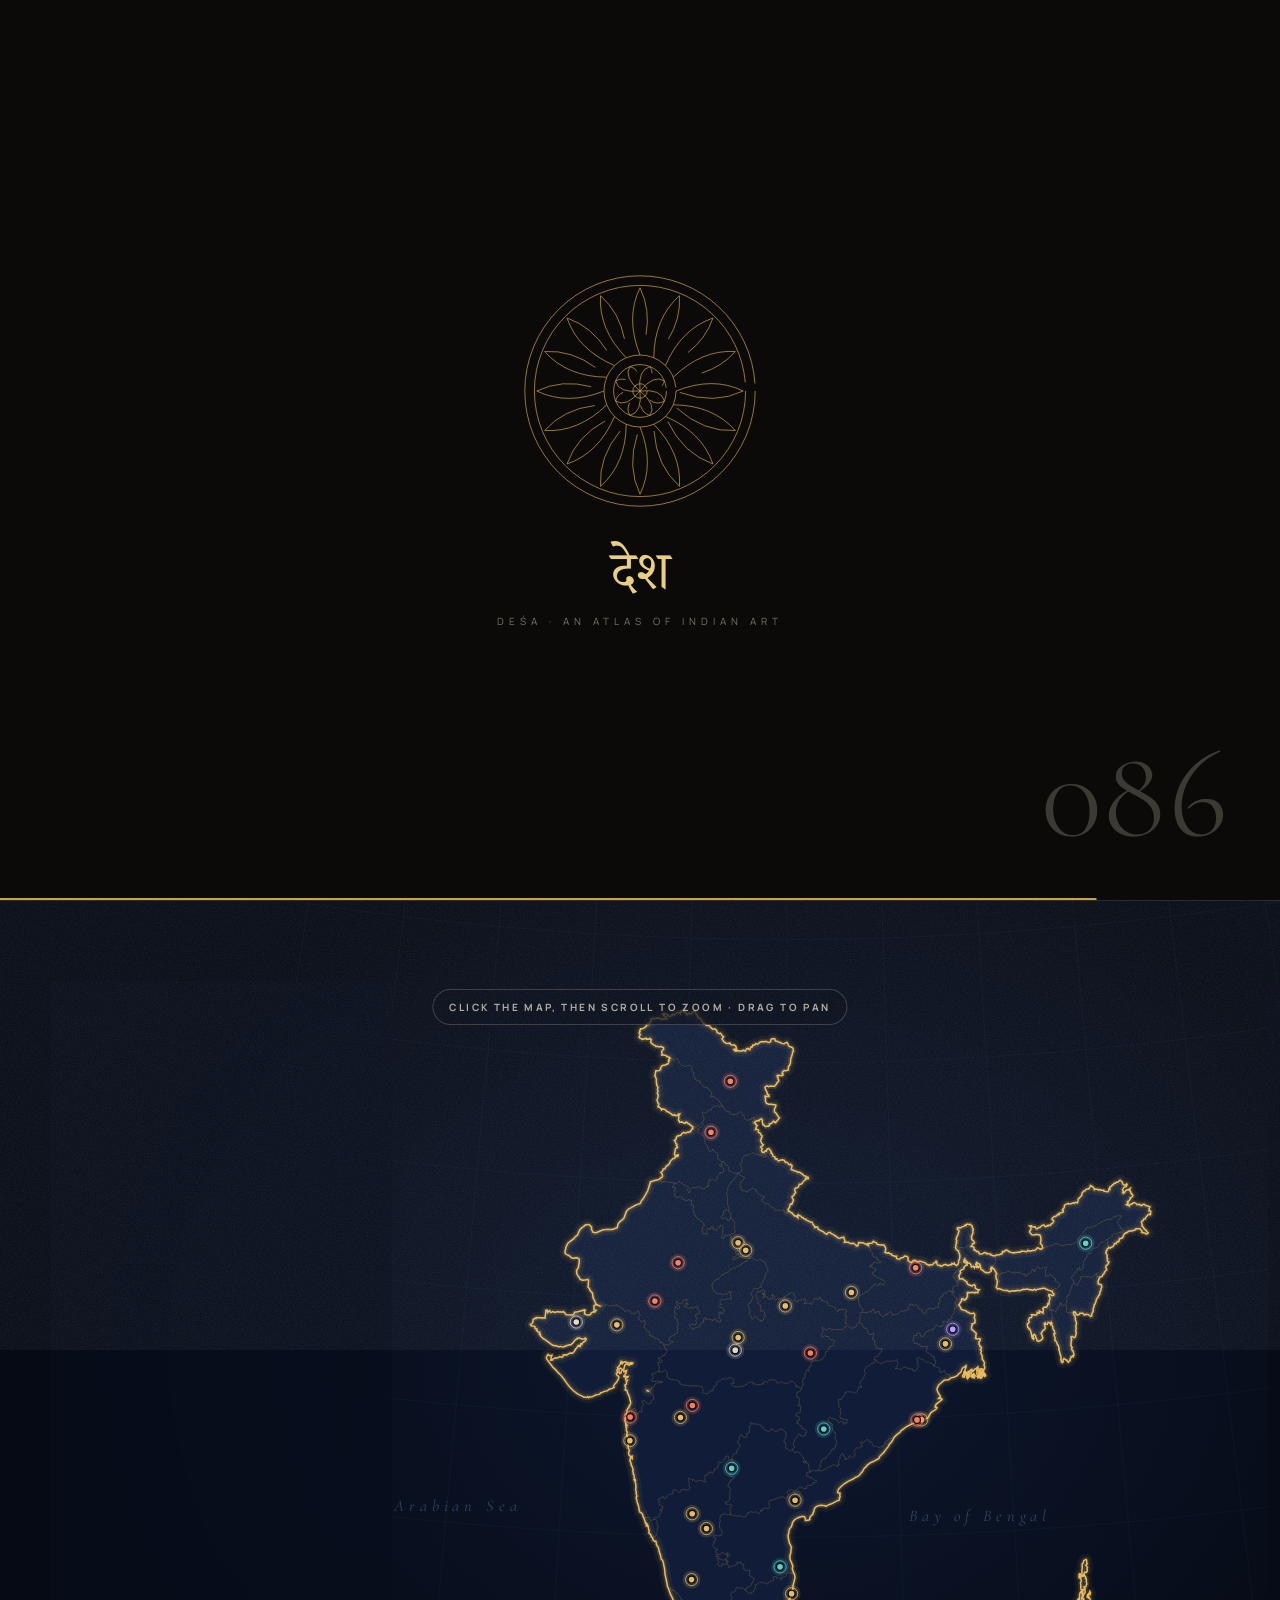
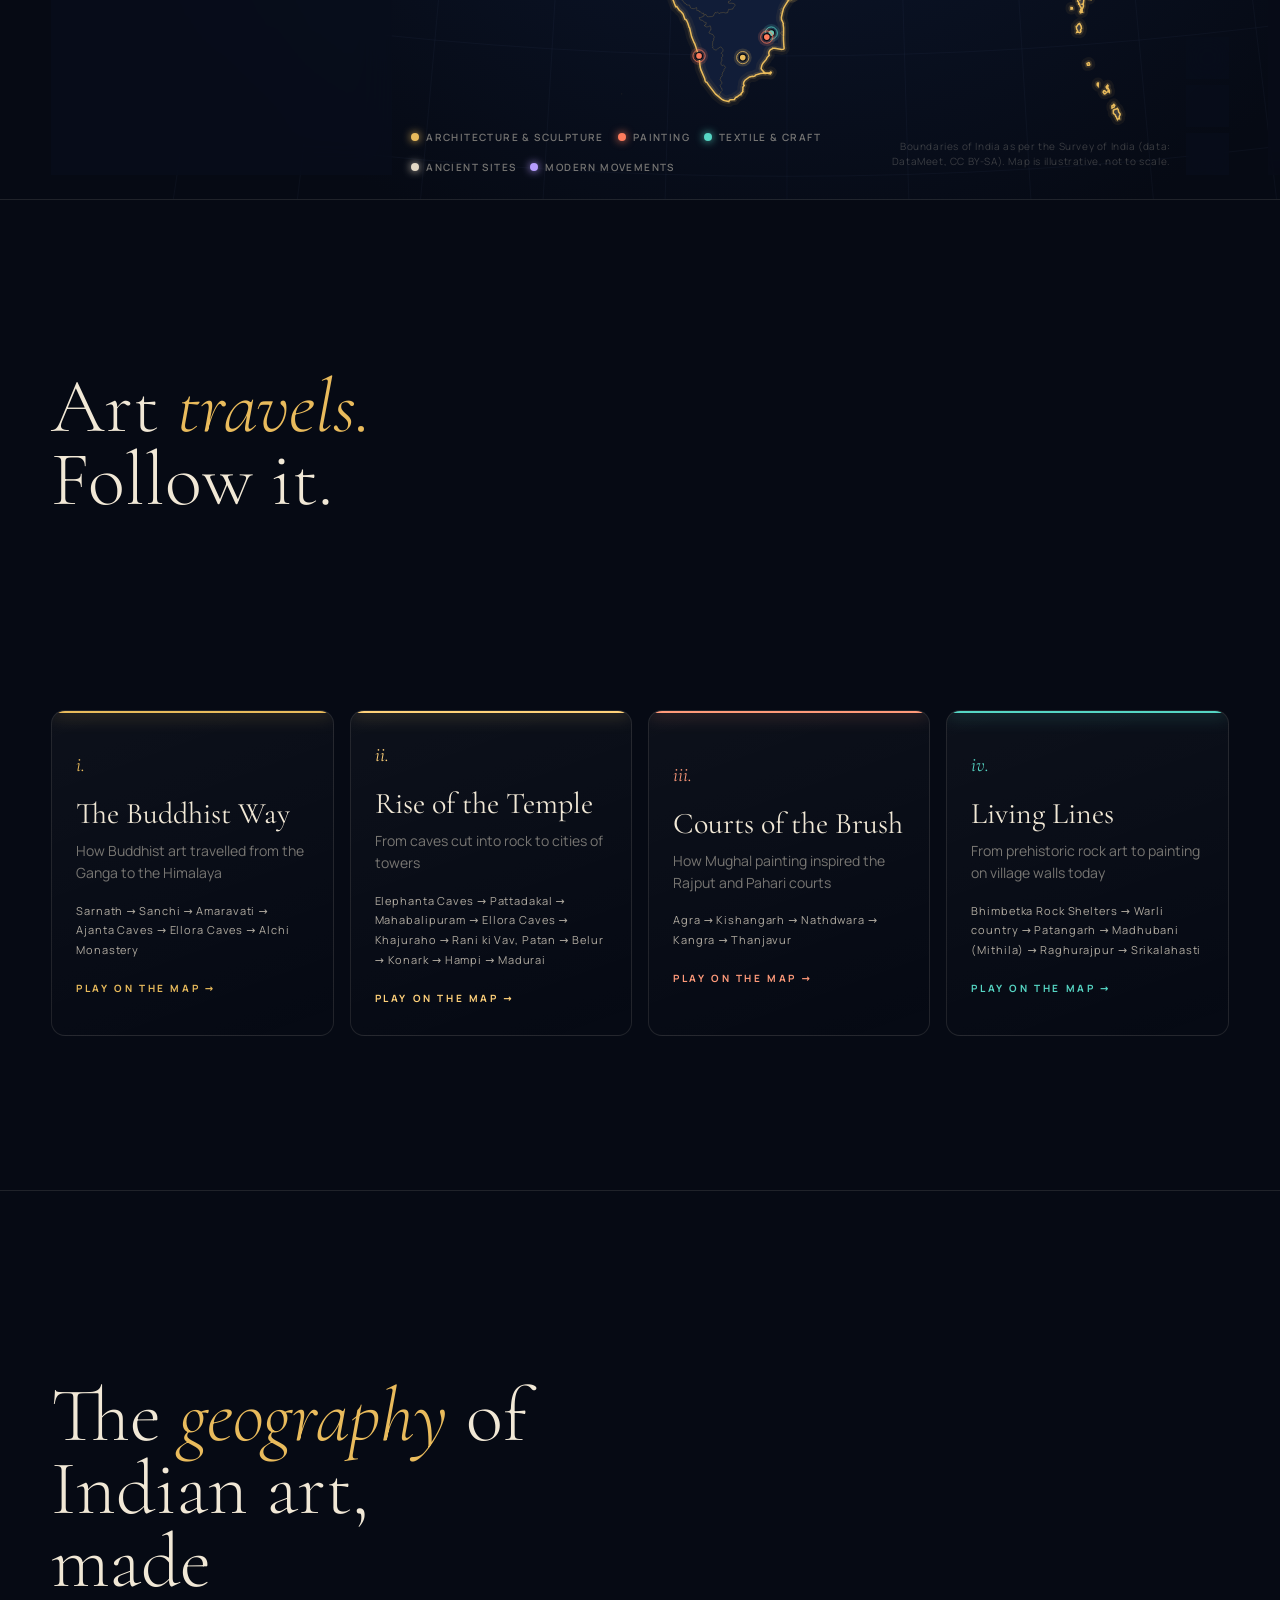
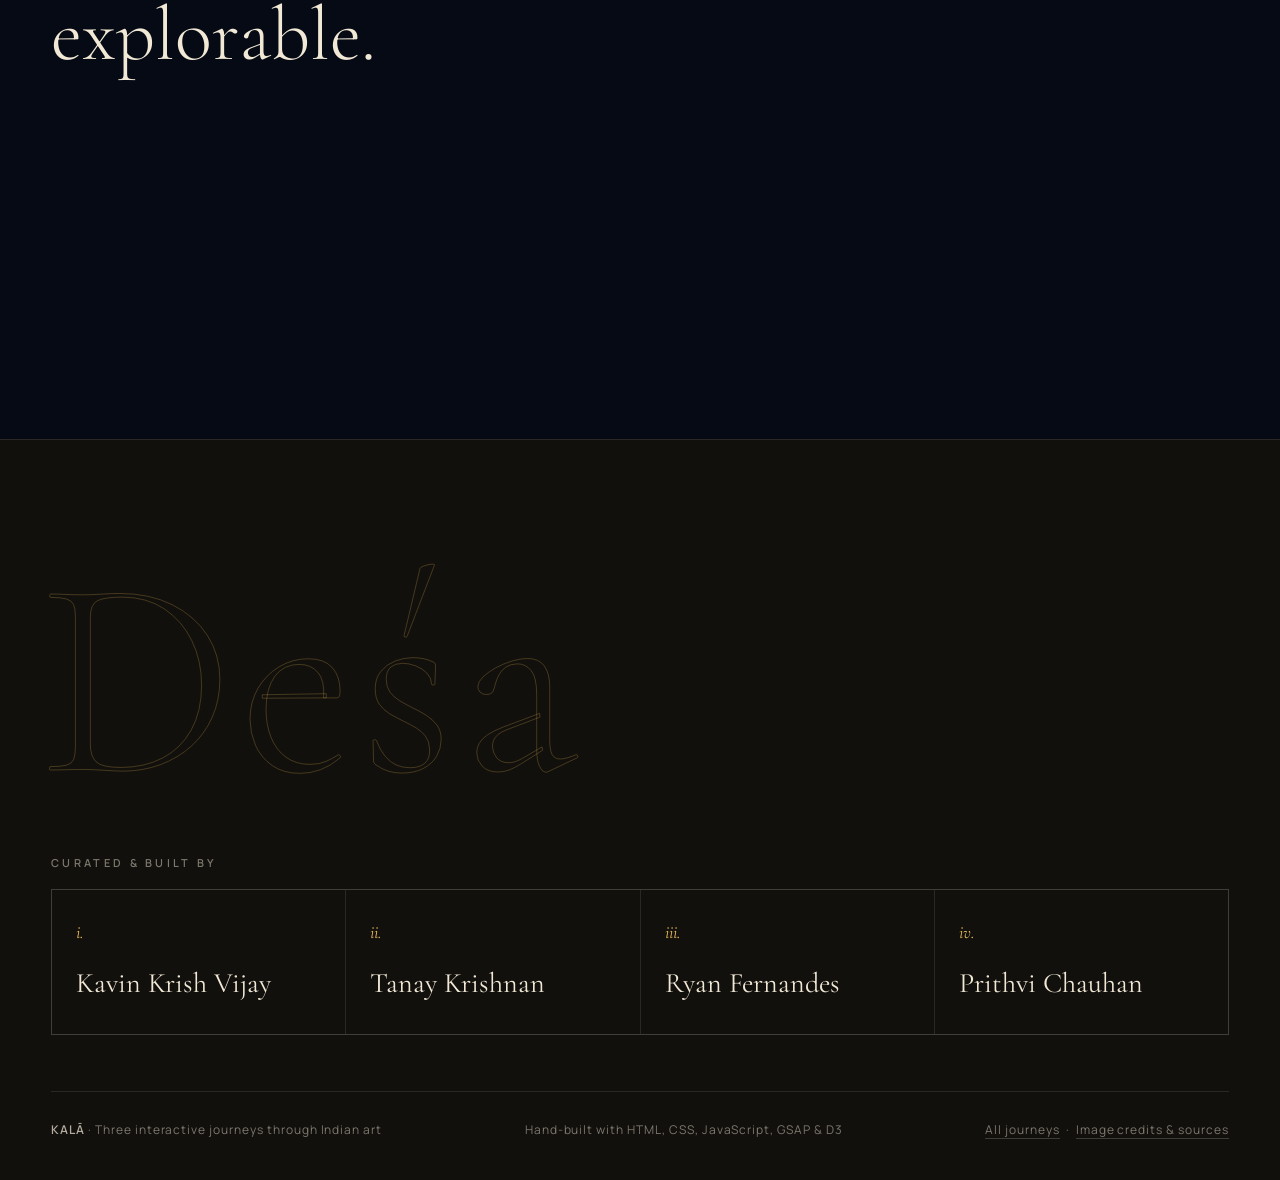
<file: map/index.html>
<!doctype html>
<html lang="en" class="no-js" data-root="../">
<head>
  <meta charset="utf-8">
  <meta name="viewport" content="width=device-width, initial-scale=1">
  <title>Deśa — An Atlas of Indian Art</title>
  <meta name="description" content="An interactive map of India's art: 35 places from Bhimbetka to Santiniketan, filterable by art form and age, with animated trails showing how styles travelled.">
  <meta name="theme-color" content="#060a14">
  <meta property="og:title" content="Deśa — An Atlas of Indian Art">
  <meta property="og:description" content="Explore where Indian art was made — and how it travelled.">
  <meta property="og:image" content="../assets/img/m/m-hampi-sm.jpg">
  <link rel="icon" href="../assets/favicon.svg" type="image/svg+xml">
  <script>document.documentElement.className = document.documentElement.className.replace("no-js", "js");</script>
  <link rel="stylesheet" href="../assets/css/core.css?v=1790347583">
  <link rel="stylesheet" href="../assets/css/map.css?v=1790347583">
</head>
<body data-loader-word="देश" data-loader-sub="Deśa · an atlas of Indian art">

  <nav class="nav" aria-label="Main">
    <a class="nav__brand" href="../index.html" data-transition>KALĀ <small>कला</small></a>
    <div class="nav__links">
      <a href="../timeline/index.html" data-transition><span class="num">i.</span>Kāla</a>
      <a href="index.html" aria-current="page" class="keep"><span class="num">ii.</span>Deśa</a>
      <a href="../fusion/index.html" data-transition><span class="num">iii.</span>Saṅgam</a>
      <button class="sound" data-sound type="button"></button>
    </div>
  </nav>

  <main id="main">
    <!-- HERO -->
    <header class="d-hero">
      <div class="d-hero__ghost" aria-hidden="true">देश</div>
      <div>
        <div class="eyebrow">Journey II · Interactive Art Map</div>
        <h1 class="display gold-text">Deśa</h1>
        <p class="d-hero__sub">An atlas of Indian art — where each tradition was born, and the roads it travelled.</p>
        <div class="d-hero__stats"></div>
        <a class="btn" href="#atlas" data-magnetic="0.25">Enter the atlas <span class="arrow"></span></a>
      </div>
      <div class="d-hero__map" aria-hidden="true"><svg></svg></div>
    </header>

    <!-- ATLAS -->
    <section class="atlas" id="atlas" aria-label="Interactive map of Indian art">
      <svg class="atlas__svg" role="img" aria-label="Map of India with art locations"></svg>
      <svg class="atlas__overlay" aria-hidden="false"></svg>

      <aside class="atlas__panel" aria-label="Filters and places">
        <div class="atlas__head">
          <div class="atlas__title"><h2>Deśa</h2><span>देश</span><button class="panel-toggle" type="button">Filters</button></div>
          <div class="atlas__count"></div>
          <label class="search"><span class="sr-only">Search places</span>
            <svg viewBox="0 0 16 16" stroke-width="1.6"><circle cx="7" cy="7" r="5.5"/><path d="M11 11l4 4"/></svg>
            <input type="search" placeholder="Search a place, state or art form…" autocomplete="off">
          </label>
        </div>
        <div class="atlas__section"><span class="atlas__label">Art form</span><div class="chips cat-chips"></div></div>
        <div class="atlas__section"><span class="atlas__label">Age</span><div class="chips age-chips"></div></div>
        <div class="atlas__section"><span class="atlas__label">Trails of influence</span><div class="trails"></div></div>
        <div class="list" data-lenis-prevent></div>
      </aside>

      <aside class="atlas__drawer" aria-label="Place details" data-lenis-prevent></aside>

      <div class="atlas__zoom">
        <button type="button" data-z="in" aria-label="Zoom in">+</button>
        <button type="button" data-z="out" aria-label="Zoom out">−</button>
        <button type="button" data-z="home" aria-label="Reset view" style="font-size:13px">⌂</button>
      </div>
      <div class="atlas__legend" aria-hidden="true"></div>
      <div class="atlas__note">Boundaries of India as per the Survey of India (data: DataMeet, CC BY-SA). Map is illustrative, not to scale.</div>
      <div class="atlas__hint">Click the map, then scroll to zoom · drag to pan</div>
      <div class="atlas__state" aria-hidden="true"></div>
      <div class="tip" aria-hidden="true"></div>

      <div class="caption" role="status">
        <div class="caption__top"><span></span><em style="font-style:normal"></em></div>
        <div class="caption__name"></div>
        <div class="caption__note"></div>
        <div class="caption__bar"><i></i></div>
        <div class="caption__ctrl">
          <button type="button" data-a="prev">← Prev</button>
          <button type="button" data-a="pause">Pause</button>
          <button type="button" data-a="next">Next →</button>
          <button type="button" data-a="open">Open details</button>
          <button type="button" data-a="stop">End trail</button>
        </div>
      </div>
    </section>

    <!-- TRAILS -->
    <section class="trails-sec" aria-labelledby="trails-title">
      <div class="eyebrow" data-reveal>Spread &amp; influence</div>
      <h2 id="trails-title" data-split>Art <em>travels.</em> Follow it.</h2>
      <p class="lede" data-reveal>Styles moved with monks, merchants, pilgrims and painters looking for patrons. Each trail below plays as a guided journey on the map, showing how one idea reached new regions and changed on the way.</p>
      <div class="trail-cards"></div>
    </section>

    <!-- ABOUT -->
    <section class="brief" aria-labelledby="brief-title">
      <div class="brief__grid">
        <div>
          <div class="eyebrow" data-reveal>About this project</div>
          <h2 id="brief-title" data-split>The <em>geography</em> of Indian art, made explorable.</h2>
        </div>
        <dl data-reveal>
          <dt>Purpose</dt><dd>To explore the geographic spread and influence of different art styles across India, with images, descriptions and historical context about local art movements, artists and artworks at each location.</dd>
          <dt>What's inside</dt><dd>35 locations across 16 states and union territories · 5 art forms from rock painting to modern movements · filters by art form and age · 4 animated trails of influence · a full-resolution photograph for every location · links into the Kāla timeline.</dd>
          <dt>The map</dt><dd>Drawn from official Survey of India boundaries (via DataMeet) and projected with a Lambert conformal conic projection, as used for maps of India. Built in HTML, SVG and JavaScript with D3.</dd>
          <dt>Sources</dt><dd>Photographs from Wikimedia Commons under open licences, credited on each place and on the <a href="../credits/index.html" data-transition style="border-bottom:1px solid var(--line-2)">credits page</a>.</dd>
        </dl>
      </div>
    </section>
  </main>

  <footer class="footer" data-footer data-big="Deśa"></footer>

  <div class="lightbox" role="dialog" aria-modal="true" aria-label="Full-resolution photograph">
    <div class="detail__viewer"></div>
    <button class="lightbox__close" type="button" aria-label="Close"><svg viewBox="0 0 16 16" fill="none" stroke="currentColor" stroke-width="1.5"><path d="M1 1l14 14M15 1L1 15"/></svg></button>
    <div class="lightbox__cap"></div>
  </div>

  <script src="../assets/lib/gsap.min.js?v=1790347583"></script>
  <script src="../assets/lib/ScrollTrigger.min.js?v=1790347583"></script>
  <script src="../assets/lib/SplitText.min.js?v=1790347583"></script>
  <script src="../assets/lib/CustomEase.min.js?v=1790347583"></script>
  <script src="../assets/lib/lenis.min.js?v=1790347583"></script>
  <script src="../assets/lib/d3.min.js?v=1790347583"></script>
  <script src="../assets/js/core.js?v=1790347583"></script>
  <script src="../assets/js/tanpura.js?v=1790347583"></script>
  <script src="../assets/js/viewer.js?v=1790347583"></script>
  <script src="../assets/data/india-geo.js?v=1790347583"></script>
  <script src="../assets/data/map.js?v=1790347583"></script>
  <script src="../assets/data/credits.js?v=1790347583"></script>
  <script src="../assets/js/map-page.js?v=1790347583"></script>
</body>
</html>
</file>
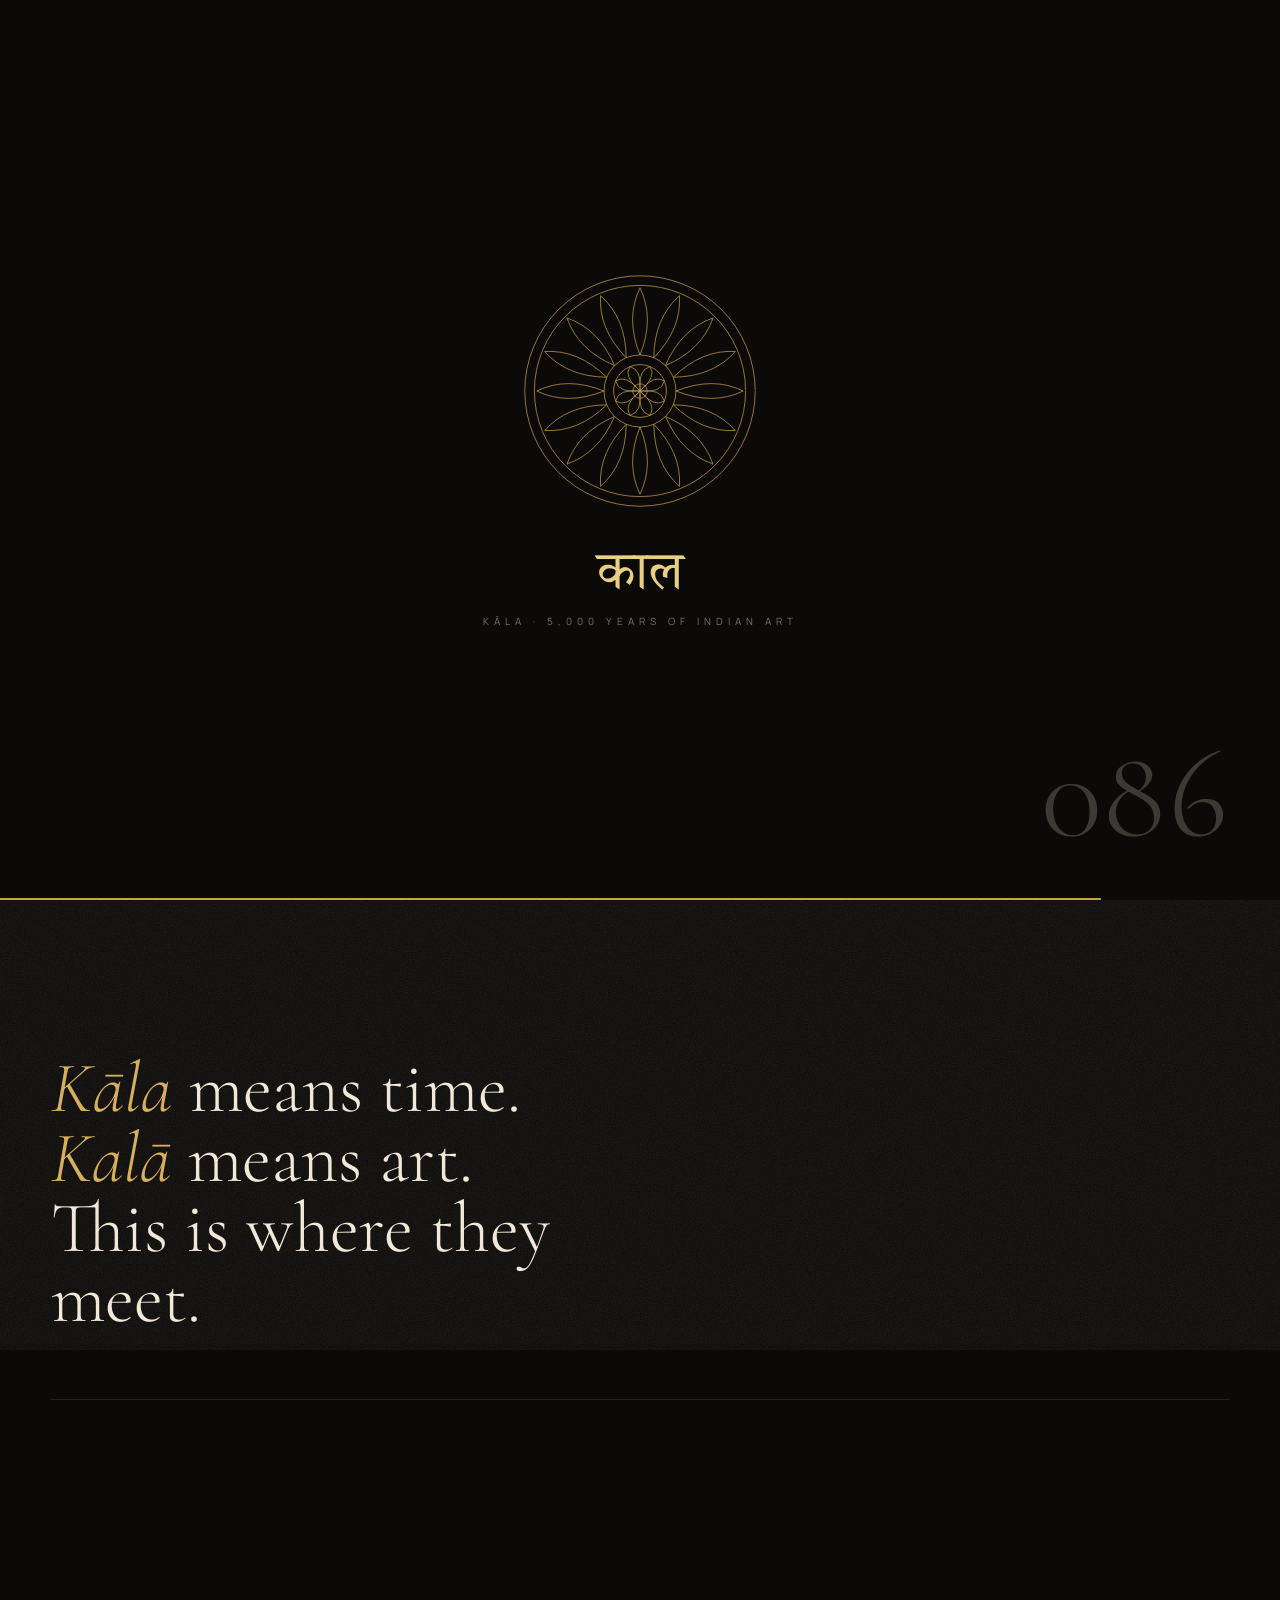
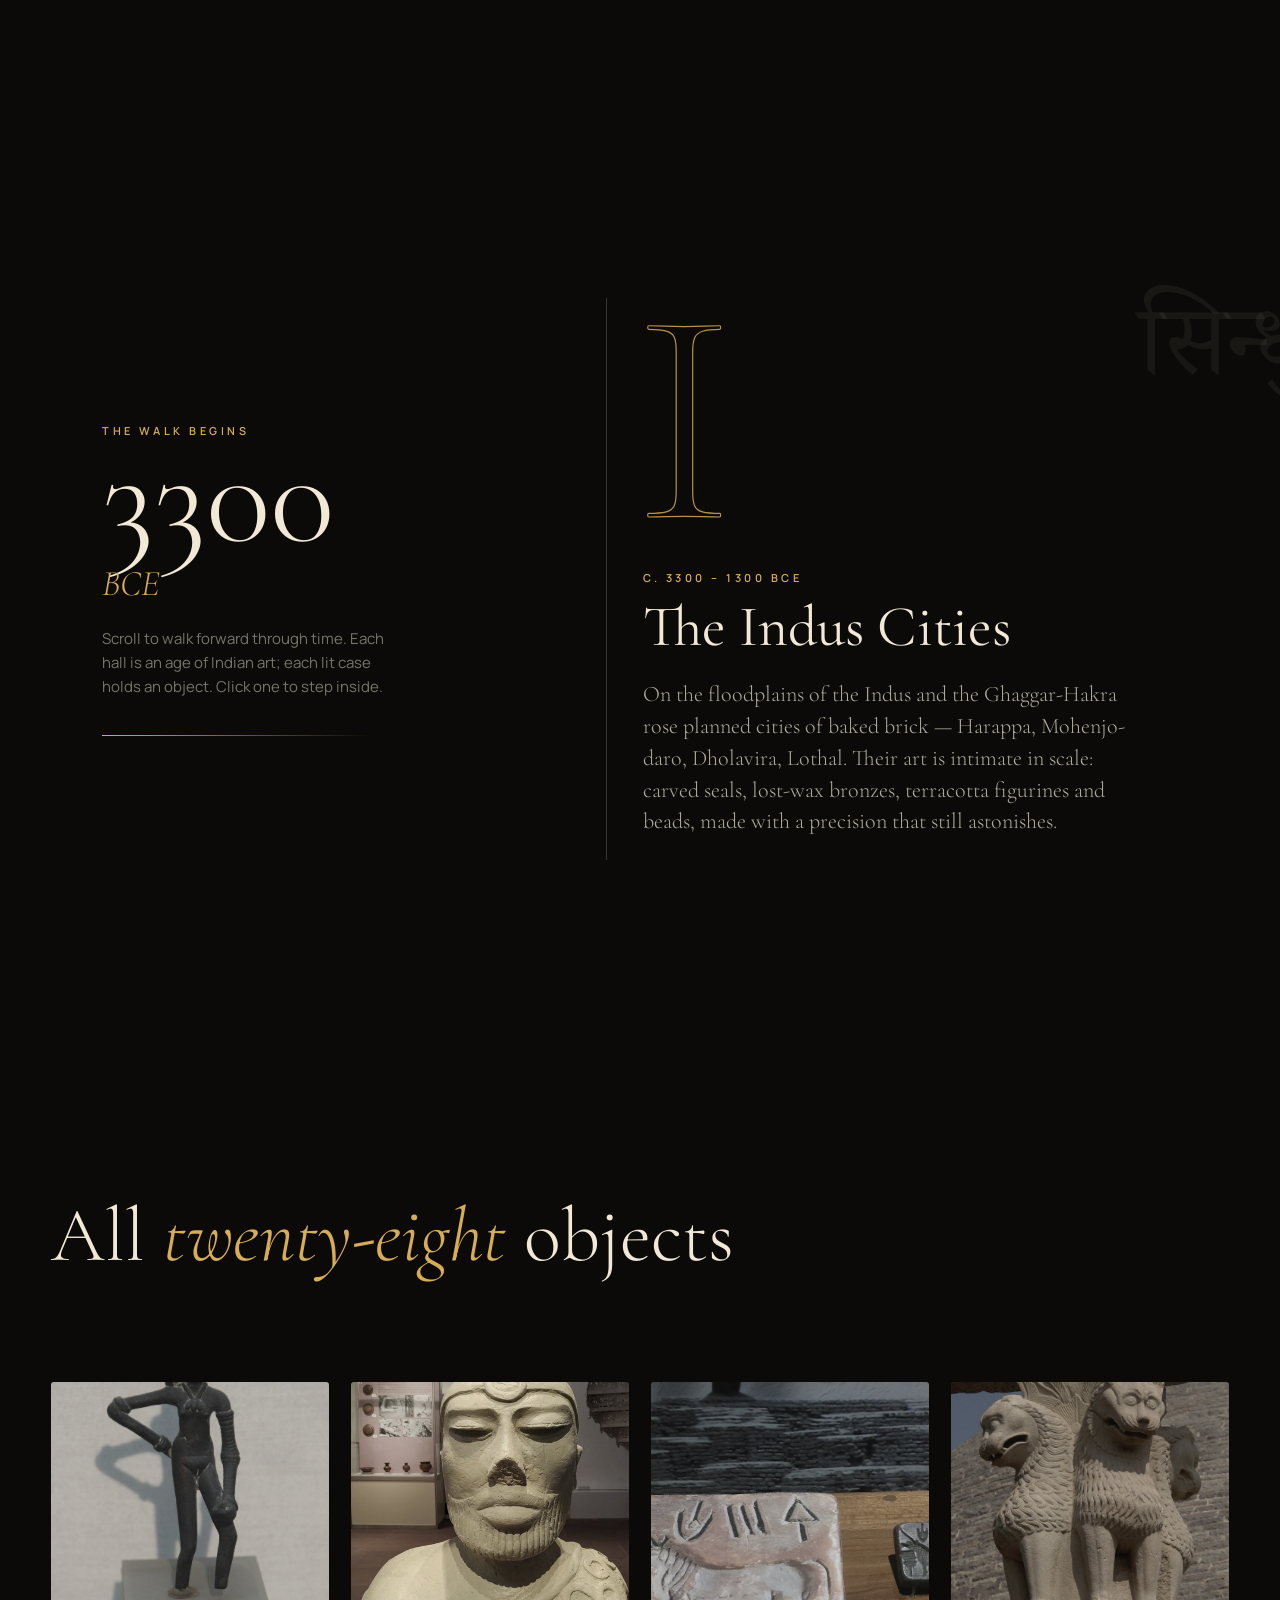
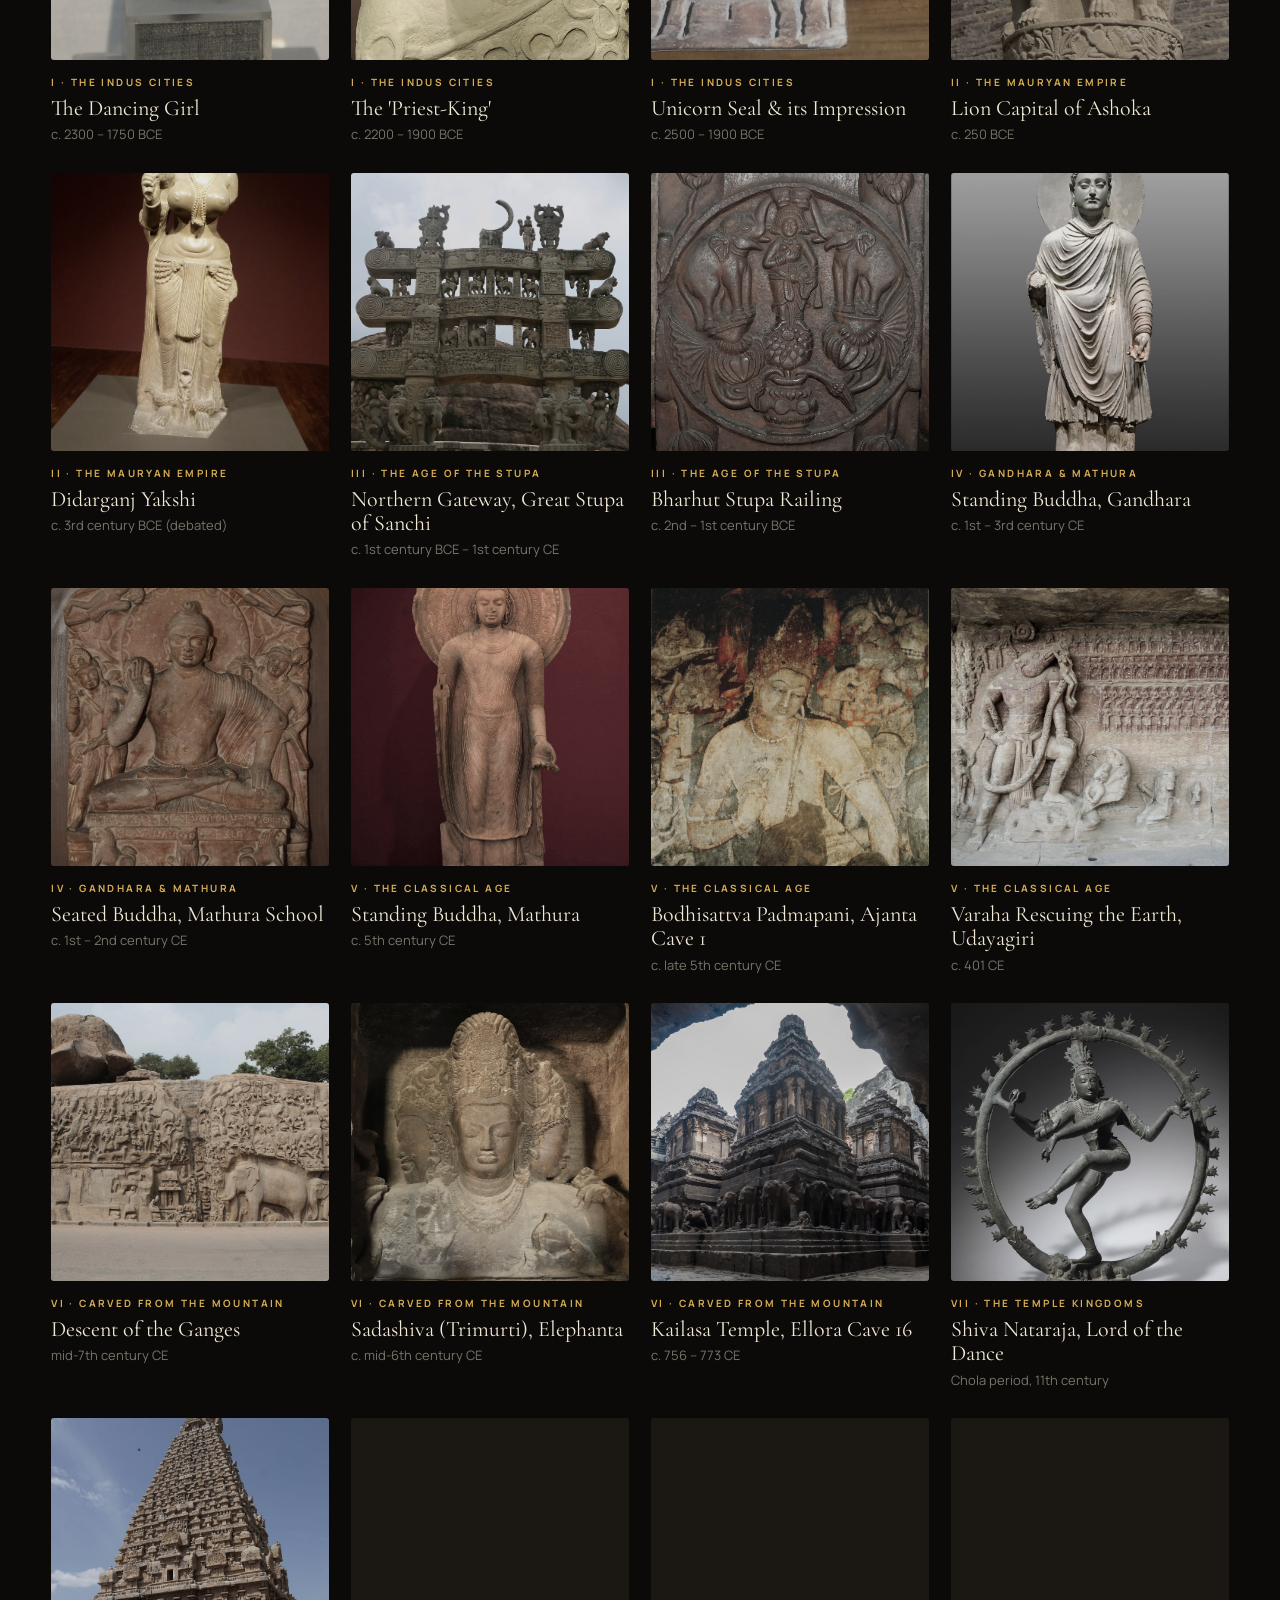
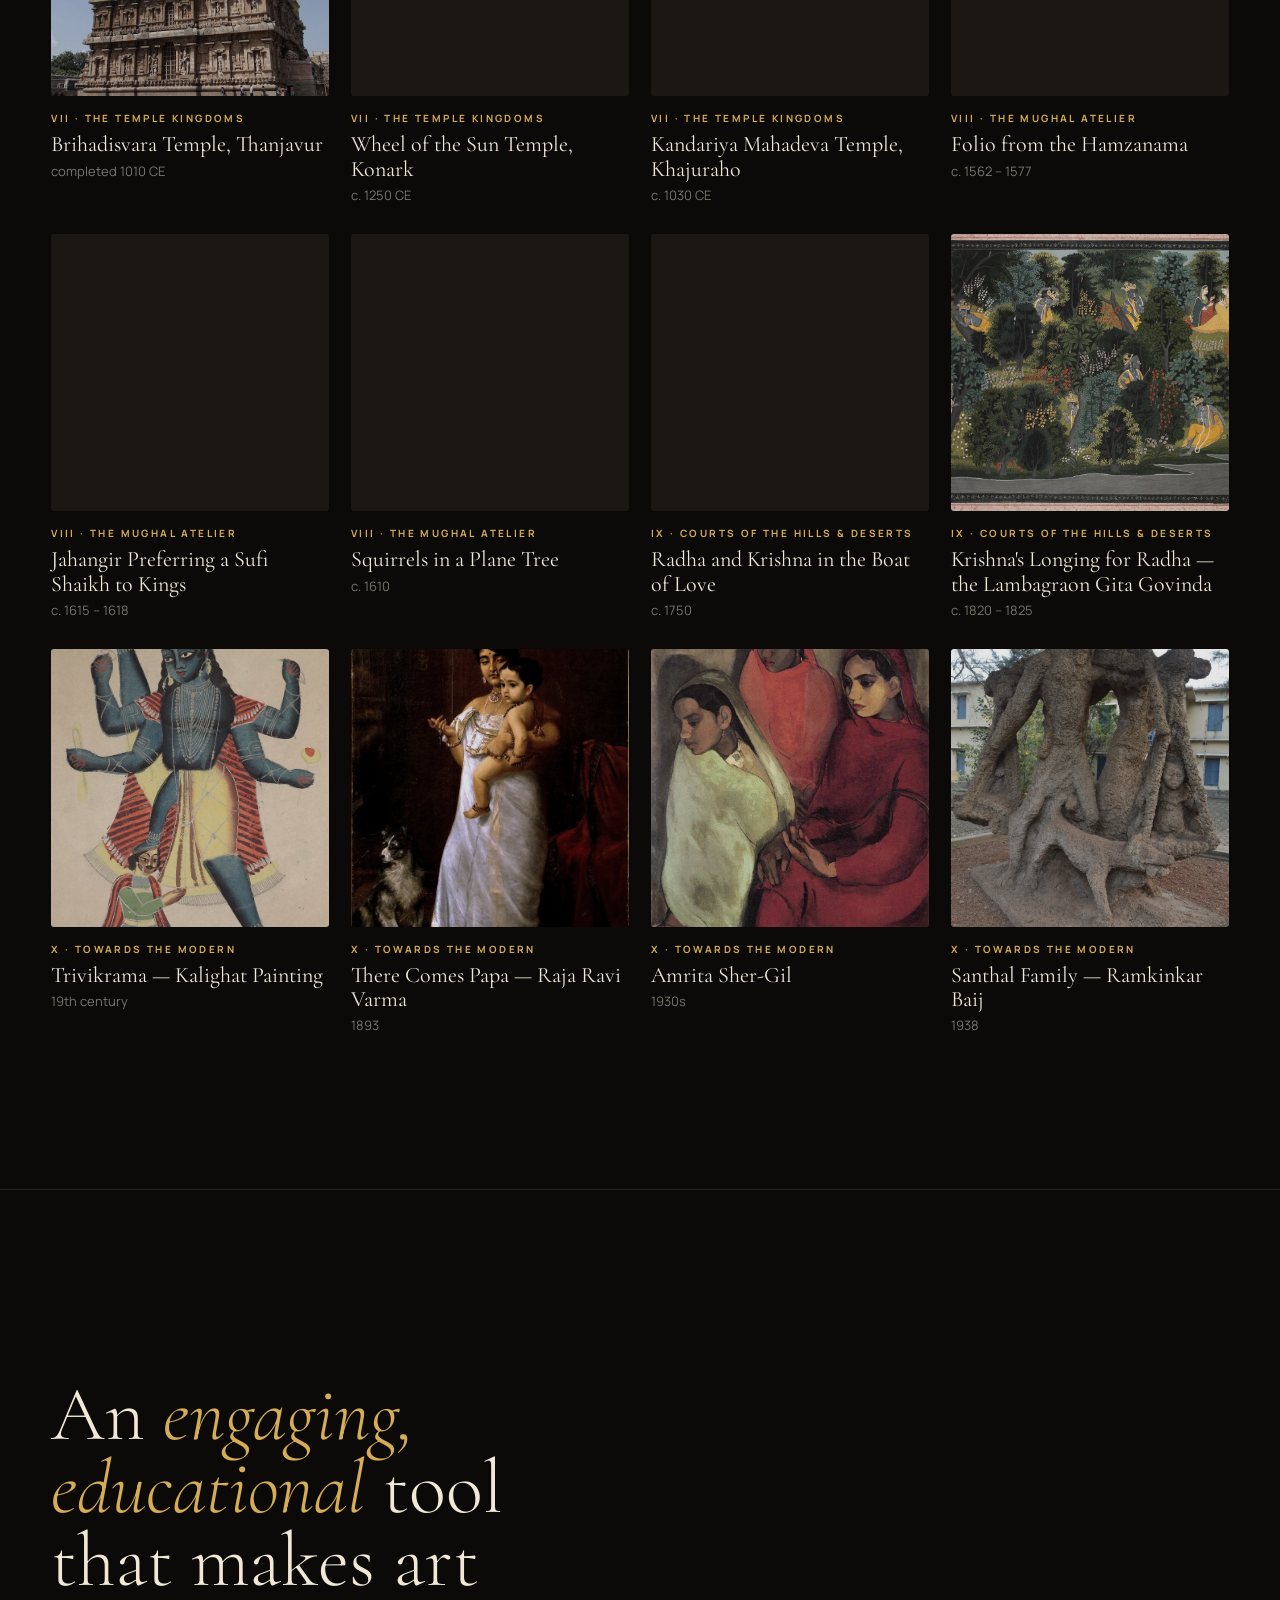
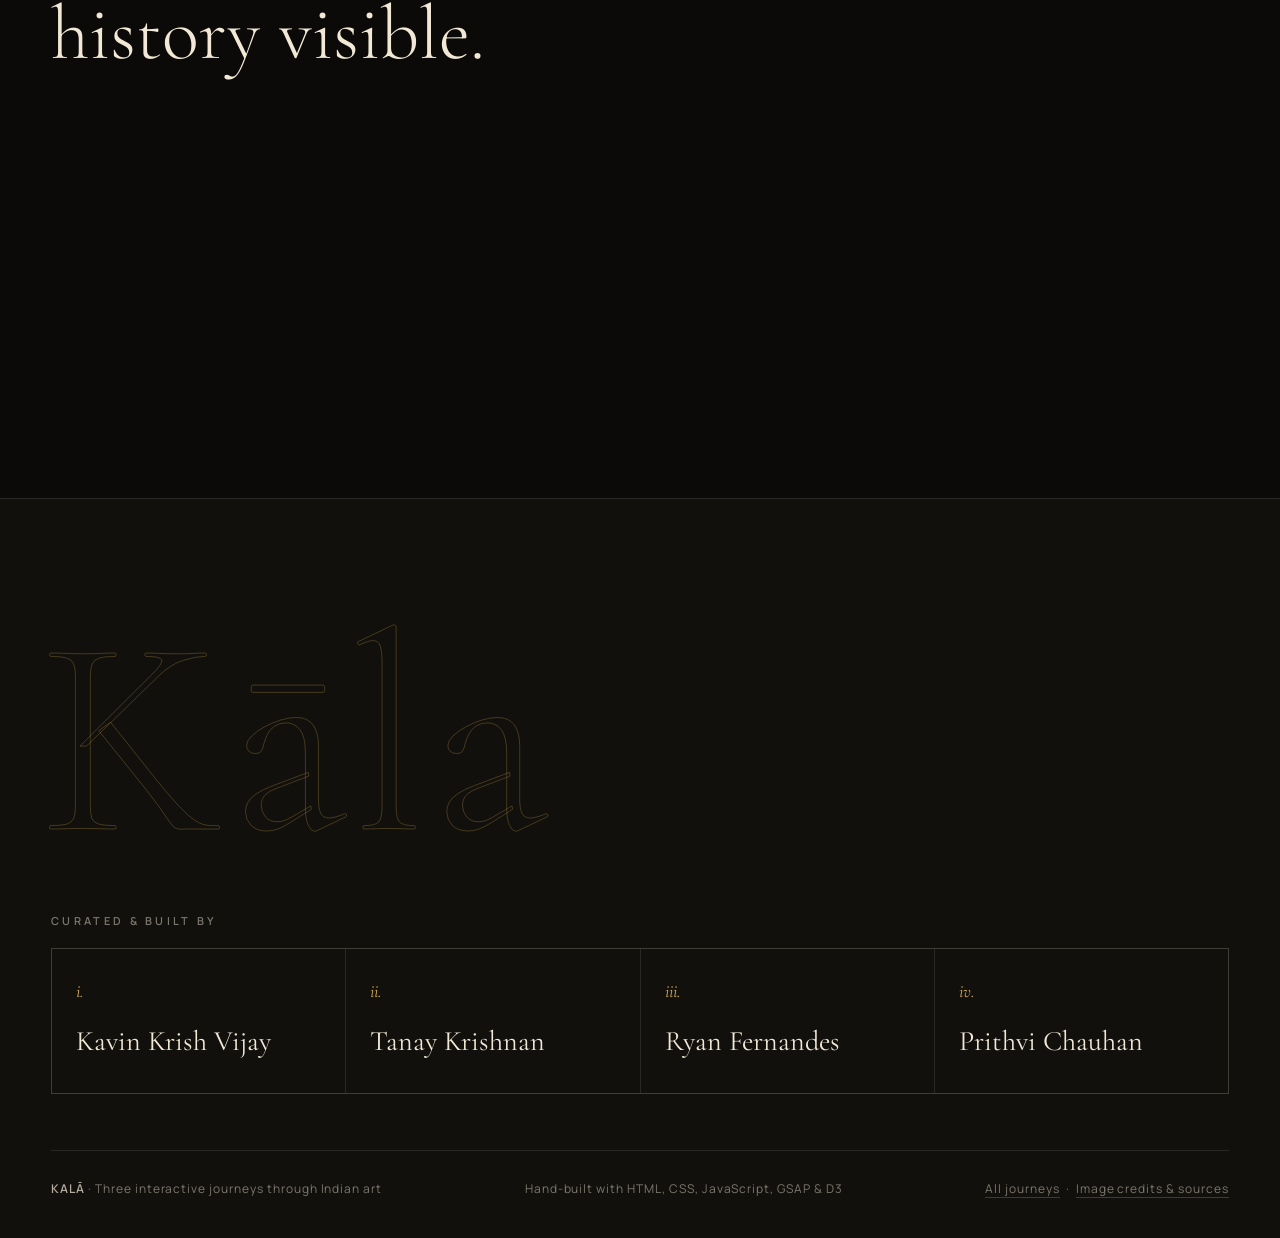
<file: timeline/index.html>
<!doctype html>
<html lang="en" class="no-js" data-root="../">
<head>
  <meta charset="utf-8">
  <meta name="viewport" content="width=device-width, initial-scale=1">
  <title>Kāla — 5,000 Years of Indian Art</title>
  <meta name="description" content="An interactive timeline of Indian art: ten eras and twenty-eight artifacts, from the Indus cities to the modern age, with deep-zoom photographs and 3D museum scans.">
  <meta name="theme-color" content="#0b0a08">
  <meta property="og:title" content="Kāla — 5,000 Years of Indian Art">
  <meta property="og:description" content="Walk through ten eras of Indian art. Click any artifact to explore it in full resolution or in 3D.">
  <meta property="og:image" content="../assets/img/t/t-nataraja-sm.jpg">
  <link rel="icon" href="../assets/favicon.svg" type="image/svg+xml">
  <script>document.documentElement.className = document.documentElement.className.replace("no-js", "js");</script>
  <link rel="stylesheet" href="../assets/css/core.css?v=1790347583">
  <link rel="stylesheet" href="../assets/css/timeline.css?v=1790347583">
</head>
<body data-loader-word="काल" data-loader-sub="Kāla · 5,000 years of Indian art">

  <nav class="nav" aria-label="Main">
    <a class="nav__brand" href="../index.html" data-transition>KALĀ <small>कला</small></a>
    <div class="nav__links">
      <a href="index.html" aria-current="page" class="keep"><span class="num">i.</span>Kāla</a>
      <a href="../map/index.html" data-transition><span class="num">ii.</span>Deśa</a>
      <a href="../fusion/index.html" data-transition><span class="num">iii.</span>Saṅgam</a>
      <button class="sound" data-sound type="button"></button>
    </div>
  </nav>

  <main id="main">
    <!-- HERO -->
    <header class="k-hero">
      <div class="k-hero__bg" aria-hidden="true"></div>
      <div class="k-hero__inner">
        <div class="k-hero__ghost" aria-hidden="true">काल</div>
        <div class="eyebrow">Journey I · Interactive Timeline</div>
        <h1 class="display gold-text">Kāla</h1>
        <p class="k-hero__sub">Five thousand years of Indian art, walked through one lit vitrine at a time.</p>
        <div class="k-hero__meta"></div>
      </div>
      <div class="scroll-cue" aria-hidden="true">Scroll to begin<i></i></div>
    </header>

    <!-- HOW TO -->
    <section class="howto" aria-labelledby="howto-title">
      <div class="howto__head">
        <h2 id="howto-title" data-split><em>Kāla</em> means time. <em>Kalā</em> means art. This is where they meet.</h2>
        <p class="lede" data-reveal>A museum without walls: each era is a hall, each object a lit case. Every artifact opens into a full-resolution photograph you can zoom into, and four of them into real 3D museum scans.</p>
      </div>
      <div class="howto__steps">
        <div class="howto__step" data-reveal><span class="n">i.</span><h3>Walk</h3><p>Scroll and the timeline slides sideways through ten eras. The ruler at the bottom shows where you are in time; tap an era numeral to jump.</p></div>
        <div class="howto__step" data-reveal><span class="n">ii.</span><h3>Open a case</h3><p>Click any artifact to open its vitrine: history, materials, where it lives today and what to look for. Use ← → to move between objects.</p></div>
        <div class="howto__step" data-reveal><span class="n">iii.</span><h3>Look closer</h3><p>Scroll or pinch to zoom into photographs at full resolution. Objects marked <b style="color:var(--accent)">3D</b> can be rotated as museum scans.</p></div>
      </div>
    </section>

    <!-- JOURNEY -->
    <section class="hz" aria-label="Timeline of Indian art">
      <div class="hz__track"></div>
    </section>

    <!-- INDEX -->
    <section class="index" id="index" aria-labelledby="index-title">
      <div class="index__head">
        <div>
          <div class="eyebrow" data-reveal>The collection</div>
          <h2 id="index-title" data-split>All <em>twenty-eight</em> objects</h2>
        </div>
        <div class="filters" role="toolbar" aria-label="Filter by type" data-reveal></div>
      </div>
      <div class="grid"></div>
    </section>

    <!-- ABOUT -->
    <section class="brief" aria-labelledby="brief-title">
      <div class="brief__grid">
        <div>
          <div class="eyebrow" data-reveal>About this project</div>
          <h2 id="brief-title" data-split>An <em>engaging, educational</em> tool that makes art history visible.</h2>
        </div>
        <dl data-reveal>
          <dt>Purpose</dt><dd>To create an engaging, educational tool that visually represents the history of Indian art, with clickable replicas of key artifacts that give detailed information and historical context.</dd>
          <dt>What's inside</dt><dd>10 eras from c. 3300 BCE to 1950 CE · 28 artifacts spanning sculpture, painting, architecture, bronze and seals · deep-zoom photographs of 2K+ resolution · 4 rotatable 3D scans from the Cleveland Museum of Art, Minneapolis Institute of Art, the British Museum and the Didarganj Yakshi scan.</dd>
          <dt>Built with</dt><dd>Hand-written <strong>HTML, CSS and JavaScript</strong> rather than a timeline template — GSAP for motion, Lenis for smooth scrolling — with Sketchfab embeds for the 3D replicas.</dd>
          <dt>Sources</dt><dd>Photographs from Wikimedia Commons under open licences, credited on each object and on the <a href="../credits/index.html" data-transition style="border-bottom:1px solid var(--line-2)">credits page</a>. Text written by the team from museum records and standard art-history references.</dd>
        </dl>
      </div>
    </section>
  </main>

  <footer class="footer" data-footer data-big="Kāla"></footer>

  <!-- Time ruler -->
  <div class="ruler" aria-label="Position in time">
    <div class="ruler__row">
      <div class="ruler__year" aria-live="polite"></div>
      <div class="ruler__era"></div>
    </div>
    <div class="ruler__bar"></div>
  </div>

  <!-- Detail overlay -->
  <div class="detail" role="dialog" aria-modal="true" aria-labelledby="detail-title" aria-hidden="true">
    <div class="detail__stage">
      <div class="detail__tabs" role="tablist">
        <button type="button" role="tab" data-tab="photo" aria-selected="true">Photograph</button>
        <button type="button" role="tab" data-tab="3d" aria-selected="false">3D scan</button>
      </div>
      <div class="detail__viewer" aria-label="Zoomable photograph"></div>
      <div class="detail__3d"></div>
      <div class="detail__zoom">
        <button type="button" data-z="out" aria-label="Zoom out">−</button>
        <output>100%</output>
        <button type="button" data-z="in" aria-label="Zoom in">+</button>
        <button type="button" data-z="fit" aria-label="Fit to screen" style="font-size:13px">⤢</button>
      </div>
      <div class="detail__res"><span class="dot"></span> Loading</div>
      <div class="detail__hint">Scroll or pinch to zoom · drag to pan · double-click</div>
    </div>
    <aside class="detail__panel" data-lenis-prevent>
      <button class="detail__close" type="button" aria-label="Close"><svg viewBox="0 0 16 16" fill="none" stroke="currentColor" stroke-width="1.5"><path d="M1 1l14 14M15 1L1 15"/></svg></button>
      <div class="content"></div>
    </aside>
  </div>

  <script src="../assets/lib/gsap.min.js?v=1790347583"></script>
  <script src="../assets/lib/ScrollTrigger.min.js?v=1790347583"></script>
  <script src="../assets/lib/SplitText.min.js?v=1790347583"></script>
  <script src="../assets/lib/CustomEase.min.js?v=1790347583"></script>
  <script src="../assets/lib/Flip.min.js?v=1790347583"></script>
  <script src="../assets/lib/lenis.min.js?v=1790347583"></script>
  <script src="../assets/js/core.js?v=1790347583"></script>
  <script src="../assets/js/tanpura.js?v=1790347583"></script>
  <script src="../assets/js/viewer.js?v=1790347583"></script>
  <script src="../assets/data/timeline.js?v=1790347583"></script>
  <script src="../assets/data/credits.js?v=1790347583"></script>
  <script src="../assets/js/timeline-page.js?v=1790347583"></script>
</body>
</html>
</file>
<file: assets/css/core.css>
/* =========================================================
   KALĀ — shared design system
   Dark museum luxe · gold leaf · cinematic motion
   ========================================================= */

/* ---------- Fonts (bundled, offline-safe) ---------- */
@font-face { font-family: "Cormorant"; font-style: normal; font-weight: 300; font-display: swap; src: url("../fonts/cormorant-garamond-latin-300-normal.woff2") format("woff2"); unicode-range: U+0000-00FF, U+0131, U+0152-0153, U+02BB-02BC, U+02C6, U+02DA, U+02DC, U+0304, U+0308, U+0329, U+2000-206F, U+20AC, U+2122, U+2191, U+2193, U+2212, U+2215, U+FEFF, U+FFFD; }
@font-face { font-family: "Cormorant"; font-style: normal; font-weight: 300; font-display: swap; src: url("../fonts/cormorant-garamond-latin-ext-300-normal.woff2") format("woff2"); unicode-range: U+0100-02BA, U+02BD-02C5, U+02C7-02CC, U+02CE-02D7, U+02DD-02FF, U+0304, U+0308, U+0329, U+1D00-1DBF, U+1E00-1E9F, U+1EF2-1EFF, U+2020, U+20A0-20AB, U+20AD-20C0, U+2113, U+2C60-2C7F, U+A720-A7FF; }
@font-face { font-family: "Cormorant"; font-style: normal; font-weight: 400; font-display: swap; src: url("../fonts/cormorant-garamond-latin-400-normal.woff2") format("woff2"); unicode-range: U+0000-00FF, U+0131, U+0152-0153, U+02BB-02BC, U+02C6, U+02DA, U+02DC, U+0304, U+0308, U+0329, U+2000-206F, U+20AC, U+2122, U+2191, U+2193, U+2212, U+2215, U+FEFF, U+FFFD; }
@font-face { font-family: "Cormorant"; font-style: normal; font-weight: 400; font-display: swap; src: url("../fonts/cormorant-garamond-latin-ext-400-normal.woff2") format("woff2"); unicode-range: U+0100-02BA, U+02BD-02C5, U+02C7-02CC, U+02CE-02D7, U+02DD-02FF, U+0304, U+0308, U+0329, U+1D00-1DBF, U+1E00-1E9F, U+1EF2-1EFF, U+2020, U+20A0-20AB, U+20AD-20C0, U+2113, U+2C60-2C7F, U+A720-A7FF; }
@font-face { font-family: "Cormorant"; font-style: italic; font-weight: 400; font-display: swap; src: url("../fonts/cormorant-garamond-latin-400-italic.woff2") format("woff2"); unicode-range: U+0000-00FF, U+0131, U+0152-0153, U+02BB-02BC, U+02C6, U+02DA, U+02DC, U+0304, U+0308, U+0329, U+2000-206F, U+20AC, U+2122, U+2191, U+2193, U+2212, U+2215, U+FEFF, U+FFFD; }
@font-face { font-family: "Cormorant"; font-style: italic; font-weight: 400; font-display: swap; src: url("../fonts/cormorant-garamond-latin-ext-400-italic.woff2") format("woff2"); unicode-range: U+0100-02BA, U+02BD-02C5, U+02C7-02CC, U+02CE-02D7, U+02DD-02FF, U+0304, U+0308, U+0329, U+1D00-1DBF, U+1E00-1E9F, U+1EF2-1EFF, U+2020, U+20A0-20AB, U+20AD-20C0, U+2113, U+2C60-2C7F, U+A720-A7FF; }
@font-face { font-family: "Cormorant"; font-style: normal; font-weight: 500; font-display: swap; src: url("../fonts/cormorant-garamond-latin-500-normal.woff2") format("woff2"); unicode-range: U+0000-00FF, U+0131, U+0152-0153, U+02BB-02BC, U+02C6, U+02DA, U+02DC, U+0304, U+0308, U+0329, U+2000-206F, U+20AC, U+2122, U+2191, U+2193, U+2212, U+2215, U+FEFF, U+FFFD; }
@font-face { font-family: "Cormorant"; font-style: normal; font-weight: 500; font-display: swap; src: url("../fonts/cormorant-garamond-latin-ext-500-normal.woff2") format("woff2"); unicode-range: U+0100-02BA, U+02BD-02C5, U+02C7-02CC, U+02CE-02D7, U+02DD-02FF, U+0304, U+0308, U+0329, U+1D00-1DBF, U+1E00-1E9F, U+1EF2-1EFF, U+2020, U+20A0-20AB, U+20AD-20C0, U+2113, U+2C60-2C7F, U+A720-A7FF; }
@font-face { font-family: "Cormorant"; font-style: italic; font-weight: 500; font-display: swap; src: url("../fonts/cormorant-garamond-latin-500-italic.woff2") format("woff2"); unicode-range: U+0000-00FF, U+0131, U+0152-0153, U+02BB-02BC, U+02C6, U+02DA, U+02DC, U+0304, U+0308, U+0329, U+2000-206F, U+20AC, U+2122, U+2191, U+2193, U+2212, U+2215, U+FEFF, U+FFFD; }
@font-face { font-family: "Cormorant"; font-style: normal; font-weight: 600; font-display: swap; src: url("../fonts/cormorant-garamond-latin-600-normal.woff2") format("woff2"); unicode-range: U+0000-00FF, U+0131, U+0152-0153, U+02BB-02BC, U+02C6, U+02DA, U+02DC, U+0304, U+0308, U+0329, U+2000-206F, U+20AC, U+2122, U+2191, U+2193, U+2212, U+2215, U+FEFF, U+FFFD; }
@font-face { font-family: "Cormorant"; font-style: normal; font-weight: 600; font-display: swap; src: url("../fonts/cormorant-garamond-latin-ext-600-normal.woff2") format("woff2"); unicode-range: U+0100-02BA, U+02BD-02C5, U+02C7-02CC, U+02CE-02D7, U+02DD-02FF, U+0304, U+0308, U+0329, U+1D00-1DBF, U+1E00-1E9F, U+1EF2-1EFF, U+2020, U+20A0-20AB, U+20AD-20C0, U+2113, U+2C60-2C7F, U+A720-A7FF; }
@font-face { font-family: "Cormorant"; font-style: italic; font-weight: 300; font-display: swap; src: url("../fonts/cormorant-garamond-latin-300-italic.woff2") format("woff2"); unicode-range: U+0000-00FF, U+0131, U+0152-0153, U+02BB-02BC, U+02C6, U+02DA, U+02DC, U+0304, U+0308, U+0329, U+2000-206F, U+20AC, U+2122, U+2191, U+2193, U+2212, U+2215, U+FEFF, U+FFFD; }
@font-face { font-family: "Cormorant"; font-style: italic; font-weight: 300; font-display: swap; src: url("../fonts/cormorant-garamond-latin-ext-300-italic.woff2") format("woff2"); unicode-range: U+0100-02BA, U+02BD-02C5, U+02C7-02CC, U+02CE-02D7, U+02DD-02FF, U+0304, U+0308, U+0329, U+1D00-1DBF, U+1E00-1E9F, U+1EF2-1EFF, U+2020, U+20A0-20AB, U+20AD-20C0, U+2113, U+2C60-2C7F, U+A720-A7FF; }
@font-face { font-family: "Manrope"; font-style: normal; font-weight: 200 800; font-display: swap; src: url("../fonts/manrope-latin-wght-normal.woff2") format("woff2-variations"); unicode-range: U+0000-00FF, U+0131, U+0152-0153, U+02BB-02BC, U+02C6, U+02DA, U+02DC, U+0304, U+0308, U+0329, U+2000-206F, U+20AC, U+2122, U+2191, U+2193, U+2212, U+2215, U+FEFF, U+FFFD; }
@font-face { font-family: "Manrope"; font-style: normal; font-weight: 200 800; font-display: swap; src: url("../fonts/manrope-latin-ext-wght-normal.woff2") format("woff2-variations"); unicode-range: U+0100-02BA, U+02BD-02C5, U+02C7-02CC, U+02CE-02D7, U+02DD-02FF, U+0304, U+0308, U+0329, U+1D00-1DBF, U+1E00-1E9F, U+1EF2-1EFF, U+2020, U+20A0-20AB, U+20AD-20C0, U+2113, U+2C60-2C7F, U+A720-A7FF; }
@font-face { font-family: "Indic"; font-weight: 400; font-display: swap; src: url("../fonts/noto-serif-devanagari-devanagari-400-normal.woff2") format("woff2"); unicode-range: U+0900-097F, U+1CD0-1CF9, U+200C-200D, U+20A8, U+20B9, U+25CC, U+A830-A839, U+A8E0-A8FF; }
@font-face { font-family: "Indic"; font-weight: 600; font-display: swap; src: url("../fonts/noto-serif-devanagari-devanagari-600-normal.woff2") format("woff2"); unicode-range: U+0900-097F, U+1CD0-1CF9, U+200C-200D, U+20A8, U+20B9, U+25CC, U+A830-A839, U+A8E0-A8FF; }
@font-face { font-family: "Indic"; font-weight: 400; font-display: swap; src: url("../fonts/noto-serif-tamil-tamil-400-normal.woff2") format("woff2"); unicode-range: U+0B82-0BFA, U+200C-200D, U+25CC; }
@font-face { font-family: "Indic"; font-weight: 600; font-display: swap; src: url("../fonts/noto-serif-tamil-tamil-600-normal.woff2") format("woff2"); unicode-range: U+0B82-0BFA, U+200C-200D, U+25CC; }
@font-face { font-family: "Indic"; font-weight: 400; font-display: swap; src: url("../fonts/noto-serif-telugu-telugu-400-normal.woff2") format("woff2"); unicode-range: U+0951-0952, U+0964-0965, U+0C00-0C7F, U+1CDA, U+1CF2, U+200C-200D, U+25CC; }
@font-face { font-family: "Indic"; font-weight: 600; font-display: swap; src: url("../fonts/noto-serif-telugu-telugu-600-normal.woff2") format("woff2"); unicode-range: U+0951-0952, U+0964-0965, U+0C00-0C7F, U+1CDA, U+1CF2, U+200C-200D, U+25CC; }
@font-face { font-family: "Indic"; font-weight: 400; font-display: swap; src: url("../fonts/noto-serif-bengali-bengali-400-normal.woff2") format("woff2"); unicode-range: U+0951-0952, U+0964-0965, U+0980-09FE, U+1CD0, U+1CD2, U+1CD5-1CD6, U+1CD8, U+1CE1, U+1CEA, U+1CED, U+1CF2, U+1CF5-1CF7, U+200C-200D, U+20B9, U+25CC, U+A8F1; }
@font-face { font-family: "Indic"; font-weight: 600; font-display: swap; src: url("../fonts/noto-serif-bengali-bengali-600-normal.woff2") format("woff2"); unicode-range: U+0951-0952, U+0964-0965, U+0980-09FE, U+1CD0, U+1CD2, U+1CD5-1CD6, U+1CD8, U+1CE1, U+1CEA, U+1CED, U+1CF2, U+1CF5-1CF7, U+200C-200D, U+20B9, U+25CC, U+A8F1; }

/* ---------- Tokens ---------- */
:root {
  --ink: #0b0a08;
  --ink-2: #12100d;
  --ink-3: #1b1814;
  --ink-4: #262119;
  --paper: #f1e8d6;
  --paper-2: rgba(241, 232, 214, 0.72);
  --paper-3: rgba(241, 232, 214, 0.48);
  --paper-4: rgba(241, 232, 214, 0.22);
  --line: rgba(241, 232, 214, 0.11);
  --line-2: rgba(241, 232, 214, 0.2);
  --gold: #c9a24a;
  --gold-2: #e9cf85;
  --gold-3: #8b6b25;
  --gold-grad: linear-gradient(115deg, #8b6b25 0%, #e9cf85 28%, #c9a24a 46%, #fff1c4 58%, #b8903a 74%, #7a5b1c 100%);
  --accent: var(--gold);
  --accent-2: var(--gold-2);

  --serif: "Cormorant", "Cormorant Garamond", "Indic", Georgia, "Times New Roman", serif;
  --sans: "Manrope", "Indic", system-ui, -apple-system, "Segoe UI", sans-serif;
  --indic: "Indic", "Nirmala UI", "Mangal", serif;

  --ease-out: cubic-bezier(0.16, 1, 0.3, 1);
  --ease-io: cubic-bezier(0.76, 0, 0.24, 1);
  --gutter: clamp(16px, 4vw, 64px);
  --nav-h: 72px;
  color-scheme: dark;
}

/* ---------- Reset ---------- */
*, *::before, *::after { box-sizing: border-box; }
html { -webkit-text-size-adjust: 100%; text-size-adjust: 100%; }
html.lenis, html.lenis body { height: auto; }
.lenis.lenis-smooth { scroll-behavior: auto !important; }
.lenis.lenis-stopped { overflow: hidden; }
body {
  margin: 0;
  background: var(--ink);
  color: var(--paper);
  font-family: var(--sans);
  font-size: 16px;
  line-height: 1.6;
  -webkit-font-smoothing: antialiased;
  -moz-osx-font-smoothing: grayscale;
  overflow-x: hidden;
}
img, svg, video, canvas { display: block; max-width: 100%; }
a { color: inherit; text-decoration: none; }
button { font: inherit; color: inherit; background: none; border: 0; padding: 0; cursor: pointer; }
::selection { background: var(--gold); color: var(--ink); }
h1, h2, h3, h4 { margin: 0; font-weight: 400; }
p { margin: 0 0 1em; }

/* ---------- Type ---------- */
.display {
  font-family: var(--serif);
  font-weight: 300;
  line-height: 0.88;
  letter-spacing: -0.02em;
}
.eyebrow {
  font-family: var(--sans);
  font-size: 11px;
  font-weight: 600;
  letter-spacing: 0.32em;
  text-transform: uppercase;
  color: var(--accent);
}
.indic { font-family: var(--indic); }
.italic { font-style: italic; }
.gold-text {
  background: var(--gold-grad);
  background-size: 200% 100%;
  -webkit-background-clip: text;
  background-clip: text;
  color: transparent;
  animation: goldShift 9s ease-in-out infinite alternate;
}
@keyframes goldShift { to { background-position: 100% 0; } }
.lede { font-family: var(--serif); font-size: clamp(22px, 2.3vw, 32px); line-height: 1.35; color: var(--paper-2); font-weight: 300; }
.muted { color: var(--paper-3); }

/* ---------- Grain + vignette ---------- */
.grain {
  pointer-events: none;
  position: fixed; inset: -50%;
  width: 200%; height: 200%;
  z-index: 9000;
  opacity: 0.075;
  background-image: url("data:image/svg+xml;utf8,<svg xmlns='http://www.w3.org/2000/svg' width='220' height='220'><filter id='n'><feTurbulence type='fractalNoise' baseFrequency='.85' numOctaves='3' stitchTiles='stitch'/><feColorMatrix values='0 0 0 0 1  0 0 0 0 1  0 0 0 0 1  0 0 0 1.1 0'/></filter><rect width='100%' height='100%' filter='url(%23n)'/></svg>");
  animation: grain 1.2s steps(6) infinite;
}
@keyframes grain {
  0% { transform: translate(0, 0); } 20% { transform: translate(-3%, 2%); } 40% { transform: translate(2%, -4%); }
  60% { transform: translate(-4%, -1%); } 80% { transform: translate(3%, 3%); } 100% { transform: translate(0, 0); }
}

/* ---------- Nav ---------- */
.nav {
  position: fixed; top: 0; left: 0; right: 0;
  height: var(--nav-h);
  display: flex; align-items: center; justify-content: space-between;
  padding: 0 var(--gutter);
  z-index: 800;
  color: #f1e8d6;
  border-bottom: 1px solid transparent;
  transform: translate3d(0, 0, 0);
  transition: transform 0.55s var(--ease-out), background-color 0.45s, border-color 0.45s;
  will-change: transform;
}
/* soft scrim so the bar reads over any image, without blend modes */
.nav::before { content: ""; position: absolute; left: 0; right: 0; top: 0; height: 150%; background: linear-gradient(180deg, rgba(8, 7, 5, var(--nav-scrim, 0.62)), rgba(8, 7, 5, 0)); pointer-events: none; z-index: -1; transition: opacity 0.45s; }
/* scrolled: a frosted bar; scrolling down: it slides away; scrolling up or pointing at the top edge: it returns */
.nav.is-solid { background: var(--nav-bg, rgba(11, 10, 8, 0.78)); border-bottom-color: var(--line); -webkit-backdrop-filter: blur(14px) saturate(1.2); backdrop-filter: blur(14px) saturate(1.2); }
.nav.is-solid::before { opacity: 0; }
.nav.is-hidden { transform: translate3d(0, -101%, 0); }
.nav a, .nav button { text-shadow: 0 1px 12px rgba(0, 0, 0, 0.35); }
.nav__brand { display: flex; align-items: baseline; gap: 12px; font-family: var(--serif); font-size: 26px; letter-spacing: 0.18em; font-weight: 500; }
.nav__brand small { font-family: var(--indic); font-size: 15px; letter-spacing: 0; opacity: 0.7; }
.nav__links { display: flex; gap: clamp(14px, 2.6vw, 40px); align-items: center; }
.nav__links a { font-size: 11px; letter-spacing: 0.28em; text-transform: uppercase; font-weight: 600; position: relative; padding: 6px 0; }
.nav__links a::after { content: ""; position: absolute; left: 0; bottom: 0; height: 1px; width: 100%; background: currentColor; transform: scaleX(0); transform-origin: right; transition: transform 0.6s var(--ease-out); }
.nav__links a:hover::after, .nav__links a[aria-current="page"]::after { transform: scaleX(1); transform-origin: left; }
.nav__links a .num { opacity: 0.55; margin-right: 6px; font-family: var(--serif); letter-spacing: 0.05em; font-size: 13px; font-style: italic; }

.sound {
  display: flex; align-items: center; gap: 10px;
  font-size: 10px; letter-spacing: 0.3em; text-transform: uppercase; font-weight: 600;
}
.sound__bars { display: flex; gap: 2px; align-items: flex-end; height: 14px; }
.sound__bars i { width: 2px; height: 3px; background: currentColor; transition: height 0.3s; }
.sound.is-on .sound__bars i { animation: bars 1.1s ease-in-out infinite; }
.sound.is-on .sound__bars i:nth-child(2) { animation-delay: -0.3s; }
.sound.is-on .sound__bars i:nth-child(3) { animation-delay: -0.6s; }
.sound.is-on .sound__bars i:nth-child(4) { animation-delay: -0.9s; }
@keyframes bars { 0%, 100% { height: 3px; } 50% { height: 14px; } }

@media (max-width: 820px) {
  .nav__links a:not(.keep) { display: none; }
  .nav__brand small { display: none; }
}

/* ---------- Cursor ---------- */
.cursor, .cursor-dot { position: fixed; top: 0; left: 0; pointer-events: none; z-index: 9500; will-change: transform; }
.cursor {
  width: 44px; height: 44px; margin: -22px 0 0 -22px;
  border: 1px solid rgba(233, 207, 133, 0.55);
  border-radius: 50%;
  display: grid; place-items: center;
  transition: width 0.45s var(--ease-out), height 0.45s var(--ease-out), margin 0.45s var(--ease-out), background 0.45s, border-color 0.45s;
}
.cursor span { font-size: 10px; letter-spacing: 0.22em; text-transform: uppercase; font-weight: 700; color: var(--ink); opacity: 0; transition: opacity 0.3s; white-space: nowrap; }
.cursor-dot { width: 6px; height: 6px; margin: -3px 0 0 -3px; background: var(--gold-2); border-radius: 50%; }
.cursor.is-hover { width: 84px; height: 84px; margin: -42px 0 0 -42px; background: var(--gold-2); border-color: var(--gold-2); }
.cursor.is-hover span { opacity: 1; }
.cursor.is-link { width: 64px; height: 64px; margin: -32px 0 0 -32px; background: rgba(233, 207, 133, 0.12); }
.cursor.is-hidden, .cursor-dot.is-hidden { opacity: 0; }
@media (hover: none), (pointer: coarse) { .cursor, .cursor-dot { display: none; } }
@media (hover: hover) and (pointer: fine) { body.has-cursor, body.has-cursor a, body.has-cursor button { cursor: none; } }

/* ---------- Loader ---------- */
.loader {
  position: fixed; inset: 0; z-index: 9800;
  background: var(--ink);
  display: grid; place-items: center;
}
.loader__inner { text-align: center; }
.loader__mandala { width: min(240px, 50vw); height: auto; margin: 0 auto 28px; }
.loader__mandala path, .loader__mandala circle { fill: none; stroke: var(--gold); stroke-width: 0.6; }
.loader__word { font-family: var(--indic); font-size: clamp(34px, 5vw, 54px); color: var(--gold-2); line-height: 1.2; }
.loader__sub { margin-top: 10px; font-size: 10px; letter-spacing: 0.5em; text-transform: uppercase; color: var(--paper-3); }
.loader__count { position: absolute; right: var(--gutter); bottom: calc(var(--gutter) * 0.8); font-family: var(--serif); font-size: clamp(60px, 10vw, 140px); font-weight: 300; line-height: 1; color: var(--paper-4); font-variant-numeric: tabular-nums; }
.loader__bar { position: absolute; left: 0; bottom: 0; height: 2px; width: 100%; background: var(--gold); transform-origin: left; transform: scaleX(0); }

/* ---------- Boot visibility ---------- */
.js:not(.is-ready) body > * { opacity: 0; }

/* ---------- Page transition curtain ---------- */
.curtain { position: fixed; inset: 0; z-index: 9700; pointer-events: none; display: flex; }
.curtain i { flex: 1; background: var(--ink-2); transform: scaleY(0); transform-origin: bottom; border-right: 1px solid rgba(201,162,74,.08); }

/* ---------- Buttons / chips ---------- */
.btn {
  position: relative; display: inline-flex; align-items: center; gap: 14px;
  padding: 16px 28px; border: 1px solid var(--line-2); border-radius: 999px;
  font-size: 11px; letter-spacing: 0.26em; text-transform: uppercase; font-weight: 700;
  overflow: hidden; isolation: isolate;
  transition: color 0.5s var(--ease-out), border-color 0.5s;
}
.btn::before { content: ""; position: absolute; inset: 0; background: var(--accent); transform: translateY(101%); transition: transform 0.6s var(--ease-out); z-index: -1; border-radius: inherit; }
.btn:hover { color: var(--ink); border-color: var(--accent); }
.btn:hover::before { transform: translateY(0); }
.btn .arrow { width: 18px; height: 1px; background: currentColor; position: relative; }
.btn .arrow::after { content: ""; position: absolute; right: 0; top: -3px; width: 7px; height: 7px; border-top: 1px solid currentColor; border-right: 1px solid currentColor; transform: rotate(45deg); }

.chip {
  display: inline-flex; align-items: center; gap: 8px;
  padding: 8px 14px; border-radius: 999px; border: 1px solid var(--line-2);
  font-size: 11px; letter-spacing: 0.14em; text-transform: uppercase; font-weight: 600; color: var(--paper-2);
  transition: all 0.35s var(--ease-out);
}
.chip:hover { border-color: var(--paper-3); color: var(--paper); }
.chip.is-active { background: var(--paper); color: var(--ink); border-color: var(--paper); }
.chip .dot { width: 7px; height: 7px; border-radius: 50%; background: currentColor; }

/* ---------- Reveal helpers ---------- */
[data-reveal] { opacity: 0; transform: translateY(40px); }
.no-js [data-reveal], .reduced [data-reveal], .shot [data-reveal] { opacity: 1 !important; transform: none !important; }
.line-mask { display: block; overflow: hidden; padding-bottom: 0.08em; margin-bottom: -0.08em; }
.line-mask > span { display: inline-block; }

/* ---------- Ornament ---------- */
.ornament { display: flex; align-items: center; gap: 14px; color: var(--accent); }
.ornament::before, .ornament::after { content: ""; flex: 1; height: 1px; background: linear-gradient(90deg, transparent, currentColor, transparent); opacity: 0.5; }
.ornament svg { width: 22px; height: 22px; }

/* ---------- About (brief alignment) ---------- */
.brief {
  position: relative;
  padding: clamp(80px, 12vw, 160px) var(--gutter);
  border-top: 1px solid var(--line);
}
.brief__grid { display: grid; grid-template-columns: 1fr 1.3fr; gap: clamp(32px, 6vw, 120px); max-width: 1400px; margin: 0 auto; }
.brief h2 { font-family: var(--serif); font-size: clamp(44px, 6vw, 88px); line-height: 0.95; font-weight: 300; margin-top: 18px; }
.brief h2 em { color: var(--accent); }
.brief dl { display: grid; grid-template-columns: 160px 1fr; gap: 22px 28px; margin: 0; }
.brief dt { font-size: 11px; letter-spacing: 0.26em; text-transform: uppercase; color: var(--paper-3); font-weight: 600; padding-top: 5px; }
.brief dd { margin: 0; font-family: var(--serif); font-size: clamp(19px, 1.6vw, 23px); line-height: 1.45; color: var(--paper-2); }
.brief dd strong { color: var(--paper); font-weight: 500; }
@media (max-width: 860px) { .brief__grid { grid-template-columns: 1fr; } .brief dl { grid-template-columns: 1fr; gap: 6px 0; } .brief dd { margin-bottom: 16px; } }

/* ---------- Footer / team ---------- */
.footer {
  position: relative;
  padding: clamp(80px, 10vw, 140px) var(--gutter) 40px;
  background: var(--ink-2);
  border-top: 1px solid var(--line);
  overflow: hidden;
}
.footer__big {
  font-family: var(--serif); font-weight: 300;
  font-size: clamp(90px, 22vw, 360px); line-height: 0.8; letter-spacing: 0.02em;
  color: transparent; -webkit-text-stroke: 1px rgba(201, 162, 74, 0.28);
  white-space: nowrap; user-select: none;
  margin: 0 0 60px -0.04em;
}
.team { display: grid; grid-template-columns: repeat(4, 1fr); gap: 1px; background: var(--line); border: 1px solid var(--line); max-width: 1400px; }
.team__m { background: var(--ink-2); padding: 28px 24px 26px; position: relative; overflow: hidden; }
.team__m::before { content: ""; position: absolute; inset: 0; background: radial-gradient(400px circle at var(--mx, 50%) var(--my, 120%), rgba(201, 162, 74, 0.16), transparent 50%); opacity: 0; transition: opacity 0.5s; }
.team__m:hover::before { opacity: 1; }
.team__idx { font-family: var(--serif); font-style: italic; color: var(--accent); font-size: 18px; }
.team__name { font-family: var(--serif); font-size: clamp(24px, 2.2vw, 32px); line-height: 1.05; margin: 22px 0 10px; }
.team__reg { font-size: 11px; letter-spacing: 0.18em; color: var(--paper-3); font-variant-numeric: tabular-nums; }
.footer__meta { display: flex; flex-wrap: wrap; justify-content: space-between; gap: 24px; margin-top: 56px; padding-top: 28px; border-top: 1px solid var(--line); font-size: 12px; letter-spacing: 0.08em; color: var(--paper-3); max-width: 1400px; }
.footer__meta strong { color: var(--paper-2); font-weight: 600; }
.footer__meta a { border-bottom: 1px solid var(--line-2); }
.footer__meta a:hover { color: var(--paper); }
.footer__label { font-size: 11px; letter-spacing: 0.3em; text-transform: uppercase; color: var(--paper-3); font-weight: 600; margin-bottom: 18px; display: block; }
@media (max-width: 900px) { .team { grid-template-columns: repeat(2, 1fr); } }
@media (max-width: 460px) { .team { grid-template-columns: 1fr; } }

/* ---------- Utilities ---------- */
.sr-only { position: absolute; width: 1px; height: 1px; padding: 0; margin: -1px; overflow: hidden; clip: rect(0, 0, 0, 0); white-space: nowrap; border: 0; }
.wrap { max-width: 1400px; margin: 0 auto; padding: 0 var(--gutter); }

@media (prefers-reduced-motion: reduce) {
  *, *::before, *::after { animation-duration: 0.001ms !important; animation-iteration-count: 1 !important; transition-duration: 0.001ms !important; }
  .grain { display: none; }
}
</file>
<file: assets/css/hub.css>
/* =========================================================
   KALĀ — hub
   ========================================================= */
.h-hero { position: relative; height: 100svh; min-height: 640px; display: grid; place-items: center; overflow: hidden; isolation: isolate; }
.h-hero canvas { position: absolute; inset: 0; width: 100%; height: 100%; z-index: -1; }
.h-hero::after { content: ""; position: absolute; inset: 0; z-index: -1; background: radial-gradient(ellipse 60% 55% at 50% 48%, rgba(201, 162, 74, 0.1), transparent 70%); pointer-events: none; }
.h-hero__inner { text-align: center; padding: 0 var(--gutter); }
.h-hero__mandala { position: absolute; left: 50%; top: 50%; width: min(118vh, 130vw); aspect-ratio: 1; transform: translate(-50%, -50%); z-index: -1; opacity: 0.22; pointer-events: none; }
.h-hero__mandala svg { width: 100%; height: 100%; }
.h-hero__mandala path, .h-hero__mandala circle { fill: none; stroke: var(--gold); stroke-width: 0.35; }
.h-hero h1 { font-size: clamp(120px, 24vw, 400px); letter-spacing: 0.06em; margin: 18px 0 0; line-height: 0.82; }
.h-hero h1 .char { display: inline-block; }
.h-hero__deva { font-family: var(--indic); font-size: clamp(26px, 3vw, 44px); color: var(--gold-2); margin-top: 8px; opacity: 0.9; }
.h-hero__sub { font-family: var(--serif); font-style: italic; font-weight: 300; font-size: clamp(20px, 2.2vw, 32px); color: var(--paper-2); margin-top: 26px; }
.h-hero__words { display: flex; gap: clamp(16px, 4vw, 60px); justify-content: center; margin-top: 44px; flex-wrap: wrap; }
.h-hero__words a { font-size: 11px; letter-spacing: 0.34em; text-transform: uppercase; font-weight: 700; color: var(--paper-3); transition: color 0.4s; }
.h-hero__words a:hover { color: var(--gold-2); }
.h-hero__words a em { font-family: var(--serif); font-style: italic; letter-spacing: 0; text-transform: none; font-size: 16px; color: var(--gold); margin-right: 8px; font-weight: 400; }

/* ---------- Portals ---------- */
.portals { height: 100svh; min-height: 640px; display: flex; gap: 10px; padding: 10px; }
.portal { position: relative; flex: 1 1 0; min-width: 0; border-radius: 16px; overflow: hidden; isolation: isolate; transition: flex-grow 0.9s var(--ease-out); color: var(--paper); contain: layout paint style; }
.portals:hover .portal { flex-grow: 0.8; }
.portals .portal:hover, .portals .portal:focus-visible { flex-grow: 2.2; }
/* The background is sized to the widest a portal can get, so changing the portal's width only
   crops it: no image rescaling or repainting while the portals expand. */
.portal__bg { position: absolute; inset: 0; z-index: -2; overflow: hidden; }
.portal__bg img { position: absolute; top: 0; left: 50%; height: 100%; width: max(100%, 64vw); max-width: none; object-fit: cover; transform: translate3d(-50%, 0, 0) scale(1.1); transition: transform 1.4s var(--ease-out); will-change: transform; backface-visibility: hidden; }
.portal:hover .portal__bg img { transform: translate3d(-50%, 0, 0) scale(1.02); }
/* dimming is an overlay whose opacity fades (GPU), instead of animating a filter on the image */
.portal__bg::after { content: ""; position: absolute; inset: 0; background: rgba(8, 7, 5, 0.42); transition: opacity 1s var(--ease-out); will-change: opacity; }
.portal:hover .portal__bg::after { opacity: 0.35; }
.portal::before { content: ""; position: absolute; inset: 0; z-index: -1; background: linear-gradient(180deg, rgba(8, 7, 5, 0.1) 30%, rgba(8, 7, 5, 0.92) 100%); }
.portal__num { position: absolute; top: 26px; left: 28px; font-family: var(--serif); font-style: italic; font-size: 22px; color: var(--gold-2); }
.portal__tag { position: absolute; top: 30px; right: 28px; font-size: 10px; letter-spacing: 0.26em; text-transform: uppercase; font-weight: 700; color: var(--paper-2); text-align: right; line-height: 1.8; white-space: nowrap; }
.portal__body { position: absolute; left: 28px; bottom: 30px; width: min(520px, calc(64vw - 56px)); }
.portal__native { font-family: var(--indic); font-size: 24px; color: var(--gold-2); }
.portal__title { font-family: var(--serif); font-weight: 300; font-size: clamp(56px, 6.5vw, 110px); line-height: 0.9; margin: 6px 0 14px; white-space: nowrap; }
/* description reveals with opacity/transform only: no height animation, so no reflow */
.portal__desc { max-width: 42ch; color: var(--paper-2); font-size: 15px; line-height: 1.6; opacity: 0; transform: translate3d(0, 16px, 0); transition: opacity 0.6s, transform 0.8s var(--ease-out); position: absolute; left: 0; bottom: calc(100% - 14px); margin: 0 0 16px; pointer-events: none; }
.portal:hover .portal__desc, .portal:focus-visible .portal__desc { opacity: 1; transform: none; }
.portal:hover .portal__title, .portal:focus-visible .portal__title { transform: translate3d(0, -8px, 0); }
.portal__title, .portal__native { transition: transform 0.8s var(--ease-out); }
.portal:hover .portal__native, .portal:focus-visible .portal__native { opacity: 0; }
.portal__cta { display: inline-flex; align-items: center; gap: 12px; margin-top: 18px; font-size: 11px; letter-spacing: 0.3em; text-transform: uppercase; font-weight: 700; color: var(--gold-2); }
.portal__cta i { width: 70px; height: 1px; background: currentColor; transform-origin: left; transform: scaleX(0.55); transition: transform 0.6s var(--ease-out); }
.portal:hover .portal__cta i { transform: none; }
.portal--map .portal__bg { background: radial-gradient(ellipse at 50% 45%, #13224a, #060a14 75%); }
.portal--map .portal__bg img { width: min(100%, 46vw); height: auto; max-height: 92%; top: 50%; object-fit: contain; transform: translate3d(-50%, -50%, 0) scale(0.94); }
.portal--map:hover .portal__bg img { transform: translate3d(-50%, -50%, 0) scale(1); }
.portal--map .portal__bg::after { opacity: 0; }
.portal--fusion .portal__bg { background: #1a120c; }
.portal--fusion .portal__bg img { object-position: 50% 38%; }
@media (max-width: 860px) {
  .portals { flex-direction: column; height: auto; }
  .portal, .portals:hover .portal, .portals .portal:hover { flex: none; height: 78svh; }
  .portal__bg img { width: 100%; }
  .portal--map .portal__bg img { width: 88%; }
  .portal__body { width: auto; right: 22px; }
  .portal__desc { position: static; opacity: 1; transform: none; margin: 0 0 12px; }
  .portal:hover .portal__native { opacity: 1; }
}

/* ---------- Brief table ---------- */
.overview { padding: clamp(90px, 12vw, 170px) var(--gutter); max-width: 1400px; margin: 0 auto; }
.overview h2 { font-family: var(--serif); font-weight: 300; font-size: clamp(44px, 6vw, 92px); line-height: 0.95; max-width: 16ch; }
.overview h2 em { color: var(--gold); }
.overview > p { max-width: 62ch; margin: 26px 0 60px; }
.a-table { width: 100%; border-collapse: collapse; }
.a-table th, .a-table td { text-align: left; padding: 22px 16px; border-bottom: 1px solid var(--line); vertical-align: top; }
.a-table thead th { font-size: 10px; letter-spacing: 0.26em; text-transform: uppercase; color: var(--paper-3); font-weight: 700; }
.a-table td:first-child { font-family: var(--serif); font-style: italic; color: var(--gold); font-size: 22px; width: 60px; }
.a-table .t { font-family: var(--serif); font-size: 28px; line-height: 1.1; }
.a-table .t small { display: block; font-family: var(--sans); font-size: 13px; color: var(--paper-3); margin-top: 6px; }
.a-table td { color: var(--paper-2); font-size: 15px; }
.a-table a.go { display: inline-flex; gap: 10px; align-items: center; font-size: 10px; letter-spacing: 0.26em; text-transform: uppercase; font-weight: 700; color: var(--gold-2); white-space: nowrap; }
.a-table tr { transition: background 0.3s; }
.a-table tbody tr:hover { background: rgba(201, 162, 74, 0.05); }
@media (max-width: 860px) { .a-table { display: block; overflow-x: auto; } }
</file>
<file: assets/css/fusion.css>
/* =========================================================
   SAṄGAM — Regional painting fusion (Warli × Kalamkari)
   ========================================================= */
:root {
  --accent: #dcaa46; --accent-2: #f3cf7e;
  --geru: #8a3a1d; --geru-2: #6f2c15; --rice: #f6efe0;
  --cream: #f1e3c2; --madder: #a3302a; --indigo: #1f3a63; --mustard: #c99a2e; --kasimi: #1a120c; --leaf: #56703a;
}
body { background: #0e0a08; }
.nav { --nav-bg: rgba(14, 10, 8, 0.8); --nav-scrim: 0.34; }

/* ---------- Hero: two worlds + draggable confluence ---------- */
.s-hero { position: relative; height: 100svh; min-height: 640px; overflow: hidden; --split: 50%; user-select: none; }
.s-hero__side { position: absolute; inset: 0; overflow: hidden; z-index: 1; }
.s-hero__side--w { background: var(--geru); }
.s-hero__side--w::before { content: ""; position: absolute; inset: 0; background: radial-gradient(ellipse at 30% 40%, rgba(255,200,150,.12), transparent 60%), url("data:image/svg+xml;utf8,<svg xmlns='http://www.w3.org/2000/svg' width='300' height='300'><filter id='n'><feTurbulence type='fractalNoise' baseFrequency='.03' numOctaves='4'/><feColorMatrix values='0 0 0 0 .2  0 0 0 0 .06  0 0 0 0 .02  0 0 0 .55 0'/></filter><rect width='100%' height='100%' filter='url(%23n)'/></svg>"); }
.s-hero__side--k { background: var(--cream); clip-path: inset(0 0 0 var(--split)); z-index: 2; }
.s-hero__side--k::before { content: ""; position: absolute; inset: 0; background: url("data:image/svg+xml;utf8,<svg xmlns='http://www.w3.org/2000/svg' width='240' height='240'><filter id='n'><feTurbulence type='fractalNoise' baseFrequency='.9 .3' numOctaves='3'/><feColorMatrix values='0 0 0 0 .35  0 0 0 0 .22  0 0 0 0 .08  0 0 0 .14 0'/></filter><rect width='100%' height='100%' filter='url(%23n)'/></svg>"); pointer-events: none; }
.s-hero__art { position: absolute; top: 50%; width: min(78vh, 62vw); aspect-ratio: 1; transform: translate(-50%, -50%); }
.s-hero__side--w .s-hero__art { left: 25%; }
.s-hero__side--k .s-hero__art { left: 75%; }
.s-hero__art svg { width: 100%; height: 100%; overflow: visible; }
.spin-wrap { width: 100%; height: 100%; will-change: transform; animation: sangamSpin 150s linear infinite; }
.spin-wrap--rev { animation-duration: 190s; animation-direction: reverse; }
.s-hero.is-off .spin-wrap { animation-play-state: paused; }
@keyframes sangamSpin { to { transform: rotate(360deg); } }
@media (prefers-reduced-motion: reduce) { .spin-wrap { animation: none; } }
.s-hero__label { position: absolute; bottom: 36px; font-size: 11px; letter-spacing: 0.34em; text-transform: uppercase; font-weight: 700; }
.s-hero__side--w .s-hero__label { left: var(--gutter); color: var(--rice); }
.s-hero__side--k .s-hero__label { right: var(--gutter); color: var(--madder); text-align: right; }
.s-hero__label b { display: block; font-family: var(--indic); font-size: 30px; letter-spacing: 0; font-weight: 600; margin-bottom: 6px; }
.s-hero__center { position: absolute; inset: 0; display: grid; place-items: center; pointer-events: none; text-align: center; z-index: 3; }
.s-hero__title { font-family: var(--serif); font-weight: 400; font-size: clamp(90px, 15vw, 250px); line-height: 0.9; margin: 10px 0 0; }
.s-hero__center .eyebrow { letter-spacing: 0.36em; }
.s-hero__center p { font-family: var(--serif); font-style: italic; font-size: clamp(20px, 2vw, 30px); margin-top: 14px; }
.s-hero__side--w .s-hero__center { color: var(--rice); text-shadow: 0 2px 30px rgba(90, 30, 10, 0.9), 0 0 4px rgba(90, 30, 10, 0.8); }
.s-hero__side--w .s-hero__center .eyebrow { color: var(--rice); }
.s-hero__side--k .s-hero__center { color: var(--kasimi); text-shadow: 0 2px 30px rgba(241, 227, 194, 0.95), 0 0 4px rgba(241, 227, 194, 0.9); }
.s-hero__side--k .s-hero__center .eyebrow { color: var(--madder); }
.s-hero__side--k .s-hero__title { color: var(--madder); }
.s-hero__divider { position: absolute; top: 0; bottom: 0; left: var(--split); width: 0; z-index: 4; cursor: ew-resize; touch-action: none; }
.s-hero__divider::before { content: ""; position: absolute; top: 0; bottom: 0; left: -1px; width: 2px; background: linear-gradient(var(--mustard), var(--madder), var(--indigo), var(--mustard)); box-shadow: 0 0 20px rgba(220, 170, 70, 0.6); }
.s-hero__knob { position: absolute; top: 50%; left: 0; width: 74px; height: 74px; transform: translate(-50%, -50%); border-radius: 50%; background: #0e0a08; border: 1px solid var(--accent); display: grid; place-items: center; box-shadow: 0 10px 40px rgba(0,0,0,.5); pointer-events: auto; }
.s-hero__knob svg { width: 34px; height: 34px; }
.s-hero__knob::after { content: "drag"; position: absolute; top: calc(100% + 10px); font-size: 9px; letter-spacing: 0.3em; text-transform: uppercase; color: #fff; font-weight: 700; text-shadow: 0 1px 6px #000; }
@media (max-width: 760px) { .s-hero__art { width: 90vw; } }

/* ---------- Section scaffolding ---------- */
.sec { padding: clamp(90px, 12vw, 170px) var(--gutter); max-width: 1440px; margin: 0 auto; }
.sec__head { display: grid; grid-template-columns: 1fr 1fr; gap: 6vw; align-items: end; margin-bottom: clamp(40px, 6vw, 80px); }
.sec__head h2 { font-family: var(--serif); font-weight: 300; font-size: clamp(44px, 6vw, 92px); line-height: 0.95; }
.sec__head h2 em { color: var(--accent); }
@media (max-width: 860px) { .sec__head { grid-template-columns: 1fr; } }

/* ---------- Two traditions ---------- */
.duo { display: grid; grid-template-columns: 1fr 1fr; gap: 20px; }
.trad { position: relative; border-radius: 18px; overflow: hidden; display: grid; grid-template-rows: auto 1fr; }
.trad--w { background: var(--geru); color: var(--rice); }
.trad--k { background: var(--cream); color: var(--kasimi); }
.trad__img { aspect-ratio: 16 / 10; overflow: hidden; position: relative; cursor: zoom-in; }
.trad__img img { width: 100%; height: 100%; object-fit: cover; transition: transform 1.4s var(--ease-out); }
.trad:hover .trad__img img { transform: scale(1.05); }
.trad__img figcaption { position: absolute; left: 14px; bottom: 12px; font-size: 10px; letter-spacing: .08em; background: rgba(0,0,0,.55); color: #fff; padding: 5px 10px; border-radius: 999px; max-width: 85%; white-space: nowrap; overflow: hidden; text-overflow: ellipsis; }
.trad__body { padding: clamp(24px, 3vw, 44px); }
.trad__native { font-family: var(--indic); font-size: 26px; opacity: 0.8; }
.trad h3 { font-family: var(--serif); font-size: clamp(48px, 5vw, 76px); font-weight: 400; line-height: 0.95; margin: 6px 0 16px; }
.trad__lede { font-family: var(--serif); font-size: 21px; line-height: 1.45; margin-bottom: 24px; }
.trad dl { display: grid; grid-template-columns: 120px 1fr; gap: 10px 18px; margin: 0; font-size: 14px; }
.trad dt { font-size: 10px; letter-spacing: 0.24em; text-transform: uppercase; font-weight: 700; opacity: 0.7; padding-top: 3px; }
.trad dd { margin: 0; }
.trad .swatches { display: flex; gap: 8px; margin-top: 4px; }
.trad .swatches i { width: 22px; height: 22px; border-radius: 50%; border: 1px solid rgba(0,0,0,.2); }
@media (max-width: 900px) { .duo { grid-template-columns: 1fr; } }

/* ---------- Venn & table ---------- */
.venn-wrap { display: grid; grid-template-columns: 1.1fr 0.9fr; gap: 4vw; align-items: center; }
.venn { position: relative; aspect-ratio: 1.45; }
.venn svg { width: 100%; height: 100%; overflow: visible; }
.venn .c { transition: opacity 0.4s, stroke-width 0.4s; }
.venn text { font-family: var(--sans); font-size: 13px; fill: var(--paper); }
.venn .ttl { font-family: var(--serif); font-size: 30px; }
.venn .zone { cursor: pointer; }
.venn-list { min-height: 360px; }
.venn-list h3 { font-family: var(--serif); font-size: 38px; font-weight: 400; margin-bottom: 18px; }
.venn-list h3 small { display: block; font-family: var(--sans); font-size: 11px; letter-spacing: 0.26em; text-transform: uppercase; color: var(--accent); font-weight: 700; margin-bottom: 8px; }
.venn-list ul { list-style: none; margin: 0; padding: 0; }
.venn-list li { padding: 14px 0 14px 30px; border-bottom: 1px solid var(--line); position: relative; font-size: 16px; color: var(--paper-2); }
.venn-list li::before { content: "✦"; position: absolute; left: 0; color: var(--accent); }
.venn-tabs { display: flex; gap: 8px; flex-wrap: wrap; margin-bottom: 26px; }
.compare { width: 100%; border-collapse: collapse; margin-top: clamp(50px, 7vw, 90px); font-size: 15px; }
.compare th, .compare td { text-align: left; padding: 18px 16px; border-bottom: 1px solid var(--line); vertical-align: top; }
.compare thead th { font-family: var(--serif); font-size: 26px; font-weight: 400; border-bottom: 1px solid var(--line-2); }
.compare thead th:nth-child(2) { color: #f09a74; }
.compare thead th:nth-child(3) { color: #e9c56b; }
.compare thead th:nth-child(4) { color: var(--accent-2); }
.compare tbody th { font-size: 10px; letter-spacing: 0.24em; text-transform: uppercase; color: var(--paper-3); font-weight: 700; width: 140px; }
.compare td { color: var(--paper-2); }
.compare td:last-child { color: var(--paper); }
.compare tbody tr { transition: background 0.3s; }
.compare tbody tr:hover { background: rgba(220, 170, 70, 0.05); }
@media (max-width: 900px) { .venn-wrap { grid-template-columns: 1fr; } .compare { display: block; overflow-x: auto; } }

/* ---------- The artwork ---------- */
.artwork { background: radial-gradient(ellipse 60% 60% at 50% 45%, #2a1a10, #0e0a08 72%); border-top: 1px solid var(--line); border-bottom: 1px solid var(--line); }
.artwork .sec { max-width: 1500px; }
.art-grid { display: grid; grid-template-columns: minmax(0, 1fr) 360px; gap: clamp(30px, 4vw, 70px); align-items: start; }
.art-stage { position: relative; perspective: 2200px; display: grid; place-items: center; min-height: 70vh; }
.art-frame { position: relative; width: min(100%, calc(84vh * 1000 / 1300)); aspect-ratio: 1000 / 1300; transform-style: preserve-3d; transition: transform 1.4s var(--ease-out); box-shadow: 0 60px 120px -30px rgba(0, 0, 0, 0.8); }
.art-frame::after { content: ""; position: absolute; inset: -14px; border: 1px solid rgba(220, 170, 70, 0.35); pointer-events: none; transition: opacity 0.8s; }
.art-layer { position: absolute; inset: 0; width: 100%; height: 100%; transition: transform 1.4s var(--ease-out), filter 0.7s; transform-style: preserve-3d; }
.art-layer [data-origin] { transition: opacity 0.5s, filter 0.5s; }
.art-frame.is-exploded { transform: translateY(14%) rotateX(56deg) rotateZ(-34deg) scale(0.56); }
.art-frame.is-exploded::after { opacity: 0; }
.art-frame.is-exploded .art-layer { filter: drop-shadow(0 30px 30px rgba(0, 0, 0, 0.5)); }
.art-frame.is-exploded .art-layer--cloth { transform: translateZ(0); }
.art-frame.is-exploded .art-layer--wall { transform: translateZ(85px); }
.art-frame.is-exploded .art-layer--tree { transform: translateZ(170px); }
.art-frame.is-exploded .art-layer--life { transform: translateZ(255px); }
.art-frame.is-exploded .art-layer--frieze { transform: translateZ(340px); }
.art-tags { position: absolute; inset: 0; pointer-events: none; }
.art-tag { position: absolute; left: 0; padding: 6px 12px; border-radius: 999px; font-size: 10px; letter-spacing: 0.18em; text-transform: uppercase; font-weight: 700; background: rgba(14, 10, 8, 0.85); border: 1px solid var(--c); color: var(--c); opacity: 0; transform: translateX(-20px); transition: opacity 0.6s, transform 0.8s var(--ease-out); white-space: nowrap; }
.art-frame.is-exploded ~ .art-tags .art-tag { opacity: 1; transform: none; }
.mode-W [data-origin="K"], .mode-W [data-origin="F"],
.mode-K [data-origin="W"], .mode-K [data-origin="F"],
.mode-F [data-origin="W"], .mode-F [data-origin="K"] { opacity: 0.1; filter: grayscale(1); }
.art-side h3 { font-family: var(--serif); font-size: clamp(34px, 3vw, 48px); font-weight: 400; line-height: 1; margin: 12px 0 16px; }
.art-side p { color: var(--paper-2); font-size: 15px; }
.art-controls { display: grid; gap: 8px; margin: 26px 0; }
.art-mode { display: grid; grid-template-columns: 14px 1fr; gap: 14px; align-items: start; text-align: left; padding: 14px 16px; border: 1px solid var(--line); border-radius: 10px; transition: border-color 0.3s, background 0.3s; }
.art-mode i { width: 12px; height: 12px; border-radius: 50%; margin-top: 4px; background: var(--c); box-shadow: 0 0 10px var(--c); }
.art-mode b { display: block; font-family: var(--serif); font-size: 20px; font-weight: 400; }
.art-mode span { font-size: 12px; color: var(--paper-3); }
.art-mode:hover, .art-mode.is-active { border-color: var(--c); background: rgba(255, 255, 255, 0.03); }
.art-actions { display: flex; flex-wrap: wrap; gap: 10px; }
.art-actions .btn { padding: 13px 20px; font-size: 10px; }
.art-tip { position: fixed; z-index: 9000; pointer-events: none; max-width: 300px; padding: 14px 16px; border-radius: 12px; background: rgba(14, 10, 8, 0.94); border: 1px solid var(--c, var(--accent)); opacity: 0; transform: translate(16px, 16px); transition: opacity 0.2s; }
.art-tip.is-on { opacity: 1; }
.art-tip small { font-size: 10px; letter-spacing: 0.22em; text-transform: uppercase; font-weight: 700; color: var(--c, var(--accent)); }
.art-tip b { display: block; font-family: var(--serif); font-size: 21px; font-weight: 400; margin: 4px 0 6px; }
.art-tip p { margin: 0; font-size: 13px; color: var(--paper-2); line-height: 1.5; }
.art-legend { display: flex; gap: 16px; flex-wrap: wrap; margin-top: 18px; font-size: 11px; color: var(--paper-3); }
.art-legend span { display: inline-flex; gap: 7px; align-items: center; }
.art-legend i { width: 9px; height: 9px; border-radius: 50%; background: var(--c); }
@media (max-width: 1000px) { .art-grid { grid-template-columns: 1fr; } .art-stage { min-height: 0; } .art-frame { width: min(100%, 560px); } }

/* ---------- Process ---------- */
.steps { display: grid; grid-template-columns: repeat(5, 1fr); gap: 1px; background: var(--line); border: 1px solid var(--line); border-radius: 16px; overflow: hidden; }
.step { background: #0e0a08; padding: 30px 24px; position: relative; }
.step .n { font-family: var(--serif); font-size: 64px; line-height: 1; color: transparent; -webkit-text-stroke: 1px var(--accent); }
.step h3 { font-family: var(--serif); font-size: 24px; font-weight: 400; margin: 18px 0 10px; line-height: 1.1; }
.step p { font-size: 14px; color: var(--paper-3); margin: 0; }
.step .tag { display: inline-block; margin-top: 16px; font-size: 10px; letter-spacing: 0.2em; text-transform: uppercase; font-weight: 700; color: var(--c); }
.process-imgs { display: grid; grid-template-columns: 1.3fr 1fr; gap: 20px; margin-top: 20px; }
.process-imgs figure { margin: 0; border-radius: 16px; overflow: hidden; position: relative; aspect-ratio: 16 / 10; cursor: zoom-in; }
.process-imgs img { width: 100%; height: 100%; object-fit: cover; transition: transform 1.4s var(--ease-out); }
.process-imgs figure:hover img { transform: scale(1.05); }
.process-imgs figcaption { position: absolute; left: 16px; bottom: 14px; right: 16px; font-size: 12px; color: #fff; text-shadow: 0 1px 8px #000; }
@media (max-width: 1100px) { .steps { grid-template-columns: repeat(2, 1fr); } }
@media (max-width: 600px) { .steps { grid-template-columns: 1fr; } .process-imgs { grid-template-columns: 1fr; } }

/* ---------- Studio ---------- */
.studio { display: grid; grid-template-columns: 300px minmax(0, 1fr); gap: 20px; }
.studio__tools { display: grid; gap: 14px; align-content: start; }
.tool-group { padding: 18px; border: 1px solid var(--line); border-radius: 14px; background: rgba(255, 255, 255, 0.02); }
.tool-group h4 { font-size: 10px; letter-spacing: 0.26em; text-transform: uppercase; color: var(--paper-3); font-weight: 700; margin-bottom: 12px; }
.stamps { display: grid; grid-template-columns: repeat(4, minmax(0, 1fr)); gap: 6px; }
.stamp { aspect-ratio: 1; border-radius: 10px; border: 1px solid var(--line); display: grid; place-items: center; transition: border-color 0.3s, transform 0.3s; padding: 4px; }
.stamp:hover { border-color: var(--accent); transform: translateY(-2px); }
.stamp svg, .stamp img { width: 100%; height: 100%; min-width: 0; min-height: 0; display: block; object-fit: contain; }
.stamp { overflow: hidden; min-width: 0; }
.stamp--w { background: var(--geru); }
.stamp--k { background: var(--cream); }
.stamp--f { background: linear-gradient(135deg, var(--geru) 50%, var(--cream) 50%); }
.swatch-row { display: flex; gap: 8px; flex-wrap: wrap; }
.swatch-row button { padding: 8px 12px; border-radius: 999px; border: 1px solid var(--line-2); font-size: 11px; display: inline-flex; gap: 8px; align-items: center; }
.swatch-row button i { width: 14px; height: 14px; border-radius: 50%; border: 1px solid rgba(255,255,255,.3); }
.swatch-row button.is-active { border-color: var(--accent); background: rgba(220, 170, 70, 0.1); }
.studio__canvas { position: relative; border-radius: 14px; overflow: hidden; border: 1px solid var(--line-2); background: #1a120c; }
.studio__canvas svg { display: block; width: 100%; height: auto; touch-action: none; }
.studio__canvas .item { cursor: move; }
.studio__canvas .item.is-selected .sel { display: block; }
.studio__canvas .sel { display: none; fill: none; stroke: #fff; stroke-width: 1.5; stroke-dasharray: 5 4; vector-effect: non-scaling-stroke; }
.studio__bar { display: flex; flex-wrap: wrap; gap: 8px; margin-top: 12px; align-items: center; }
.studio__bar button { padding: 10px 14px; border-radius: 999px; border: 1px solid var(--line-2); font-size: 11px; letter-spacing: 0.08em; transition: border-color 0.3s, background 0.3s; }
.studio__bar button:hover { border-color: var(--accent); }
.studio__bar button[disabled] { opacity: 0.35; pointer-events: none; }
.studio__bar .sp { flex: 1; }
.studio__empty { position: absolute; inset: 0; display: grid; place-items: center; pointer-events: none; font-family: var(--serif); font-style: italic; font-size: clamp(20px, 2vw, 28px); color: rgba(246, 239, 224, 0.55); text-align: center; padding: 20px; }
@media (max-width: 900px) { .studio { grid-template-columns: 1fr; } .stamps { grid-template-columns: repeat(6, minmax(0, 1fr)); } }

/* lightbox for reference images */
.lightbox { position: fixed; inset: 0; z-index: 9200; background: rgba(8, 6, 4, 0.96); visibility: hidden; opacity: 0; transition: opacity 0.5s, visibility 0.5s; }
.lightbox.is-open { visibility: visible; opacity: 1; }
.lightbox .detail__viewer { position: absolute; inset: 0; cursor: grab; touch-action: none; }
.lightbox .detail__imgwrap { position: absolute; left: 0; top: 0; transform-origin: 0 0; }
.lightbox .detail__imgwrap img { display: block; width: 100%; height: 100%; user-select: none; -webkit-user-drag: none; }
.lightbox .detail__imgwrap img.full { position: absolute; inset: 0; opacity: 0; transition: opacity 0.8s; }
.lightbox .detail__imgwrap img.full.is-loaded { opacity: 1; }
.lightbox__close { position: absolute; top: 20px; right: 20px; z-index: 3; width: 50px; height: 50px; border-radius: 50%; border: 1px solid var(--line-2); display: grid; place-items: center; background: rgba(14,10,8,.7); }
.lightbox__close svg { width: 14px; height: 14px; }
.lightbox__cap { position: absolute; left: 24px; bottom: 22px; right: 24px; z-index: 3; font-size: 12px; color: var(--paper-2); }

/* Skip painting whole sections while they are off-screen (the page holds thousands of vector
   shapes; only the part you are looking at needs to be drawn). */
.s-hero { content-visibility: auto; contain-intrinsic-size: auto 100svh; }
main > .sec, main > .artwork { content-visibility: auto; contain-intrinsic-size: auto 1100px; }
</file>
<file: assets/css/map.css>
/* =========================================================
   DEŚA — Interactive art map of India
   ========================================================= */
:root {
  --accent: #e9bb5c; --accent-2: #ffd98e;
  --deep: #060a14; --deep-2: #0a1122; --deep-3: #101a33;
  --glass: rgba(9, 14, 28, 0.74);
}
body { background: var(--deep); }
.nav { --nav-bg: rgba(6, 10, 20, 0.8); }

/* ---------- Hero ---------- */
.d-hero { position: relative; min-height: 100svh; display: grid; grid-template-columns: 1.05fr 0.95fr; align-items: center; gap: 4vw; padding: calc(var(--nav-h) + 20px) var(--gutter) 60px; overflow: hidden; isolation: isolate;
  background: radial-gradient(ellipse 60% 70% at 72% 50%, rgba(40, 70, 140, 0.28), transparent 70%), radial-gradient(ellipse 50% 50% at 10% 90%, rgba(233, 187, 92, 0.08), transparent 70%), var(--deep); }
.d-hero::before { content: ""; position: absolute; inset: 0; z-index: -1; opacity: 0.35; background-image: linear-gradient(rgba(233,187,92,.06) 1px, transparent 1px), linear-gradient(90deg, rgba(233,187,92,.06) 1px, transparent 1px); background-size: 64px 64px; mask-image: radial-gradient(ellipse at 60% 50%, #000 20%, transparent 75%); -webkit-mask-image: radial-gradient(ellipse at 60% 50%, #000 20%, transparent 75%); }
.d-hero__ghost { position: absolute; left: -2vw; bottom: -6vw; font-family: var(--indic); font-size: clamp(180px, 30vw, 460px); line-height: 1; color: transparent; -webkit-text-stroke: 1px rgba(233, 187, 92, 0.12); z-index: -1; pointer-events: none; }
.d-hero h1 { font-size: clamp(100px, 16vw, 260px); margin: 18px 0 14px; }
.d-hero h1 .char { display: inline-block; }
.d-hero__sub { font-family: var(--serif); font-size: clamp(22px, 2.3vw, 34px); line-height: 1.3; color: var(--paper-2); font-weight: 300; max-width: 26ch; font-style: italic; }
.d-hero__stats { display: flex; gap: clamp(20px, 4vw, 60px); margin: 40px 0 44px; flex-wrap: wrap; }
.d-hero__stats div { font-size: 11px; letter-spacing: 0.26em; text-transform: uppercase; color: var(--paper-3); font-weight: 600; }
.d-hero__stats b { display: block; font-family: var(--serif); font-weight: 300; font-size: 44px; letter-spacing: 0; color: var(--paper); margin-bottom: 4px; text-transform: none; }
.d-hero__map { position: relative; width: 100%; max-width: 640px; justify-self: center; }
.d-hero__map svg { width: 100%; height: auto; overflow: visible; }
.d-hero__map .outline { fill: rgba(30, 50, 100, 0.18); stroke: var(--accent); stroke-width: 1.4; filter: drop-shadow(0 0 12px rgba(233, 187, 92, 0.35)); }
.d-hero__map .inner { fill: none; stroke: rgba(233, 187, 92, 0.2); stroke-width: 0.6; }
.d-hero__map .hp { transform-box: fill-box; transform-origin: center; }
@media (max-width: 900px) { .d-hero { grid-template-columns: 1fr; } .d-hero__map { max-width: 420px; order: -1; margin-top: 10px; } }

/* ---------- Atlas app ---------- */
.atlas { position: relative; height: 100svh; min-height: 620px; overflow: hidden; background: radial-gradient(ellipse 70% 80% at 60% 50%, #0d1830 0%, var(--deep) 75%); border-top: 1px solid var(--line); border-bottom: 1px solid var(--line); }
.atlas__svg { position: absolute; inset: 0; width: 100%; height: 100%; display: block; cursor: grab; touch-action: none; }
.atlas__svg:active { cursor: grabbing; }
.atlas .grat { fill: none; stroke: rgba(150, 180, 255, 0.07); stroke-width: 0.6; vector-effect: non-scaling-stroke; }
.atlas .state { fill: #111d38; stroke: rgba(233, 187, 92, 0.2); stroke-width: 0.7; vector-effect: non-scaling-stroke; transition: fill 0.35s; }
.atlas .state:hover { fill: #1a2a50; }
.atlas .state.is-lit { fill: #1d2f5a; }
.atlas .outline { fill: none; stroke: var(--accent); stroke-width: 1.5; vector-effect: non-scaling-stroke; pointer-events: none; }
.atlas .outline-glow { fill: none; stroke: var(--accent); stroke-width: 5; opacity: 0.16; vector-effect: non-scaling-stroke; stroke-linejoin: round; pointer-events: none; }
.atlas .outline-glow--wide { stroke-width: 11; opacity: 0.06; }
.atlas__overlay { position: absolute; inset: 0; width: 100%; height: 100%; display: block; pointer-events: none; will-change: transform; overflow: visible; }
.atlas__overlay .pin { pointer-events: all; }
.atlas .sea { font-family: var(--serif); font-style: italic; fill: rgba(170, 195, 255, 0.28); font-size: 22px; letter-spacing: 0.3em; pointer-events: none; }
/* trails: widths are divided by the zoom level (--k) so lines keep a constant on-screen weight */
.atlas .hop path { fill: none; stroke: var(--c); stroke-linecap: round; }
.atlas .hop__ahead { stroke-width: calc(2px / var(--k, 1)); stroke-dasharray: 0 calc(9px / var(--k, 1)); opacity: 0.85; transition: opacity 0.4s; }
.atlas .hop__glow { stroke-width: calc(9px / var(--k, 1)); opacity: 0.18; }
.atlas .hop__done { stroke-width: calc(2.6px / var(--k, 1)); }
.nav-marker { color: var(--c); }
.nav-marker__pulse { fill: var(--c); opacity: 0.25; transform-box: fill-box; transform-origin: center; animation: navPulse 1.6s ease-out infinite; }
.nav-marker__disc { fill: #fff; stroke: var(--c); stroke-width: 2.5; filter: drop-shadow(0 2px 5px rgba(0,0,0,.55)); }
.nav-marker__arrow { fill: var(--c); stroke: #060a14; stroke-width: 0.8; stroke-linejoin: round; }
@keyframes navPulse { 0% { transform: scale(0.7); opacity: 0.45; } 100% { transform: scale(2.1); opacity: 0; } }
.pin.is-visited .core { fill: var(--paper); }
.caption__ctrl button[disabled] { opacity: 0.35; pointer-events: none; }

.pin { cursor: pointer; outline: none; }
.pin .halo { fill: var(--c); opacity: 0.16; transform-box: fill-box; transform-origin: center; animation: halo 2.8s ease-out infinite; }
.pin .ring { fill: none; stroke: var(--c); stroke-width: 1.2; opacity: 0.8; }
.pin .core { fill: var(--c); stroke: #060a14; stroke-width: 1.5; }
.pin .lbl { font-family: var(--sans); font-size: 11px; font-weight: 600; letter-spacing: 0.04em; fill: var(--paper); paint-order: stroke; stroke: rgba(6, 10, 20, 0.9); stroke-width: 3.5px; opacity: 0; transition: opacity 0.4s; pointer-events: none; }
.atlas.show-labels .pin .lbl, .pin:hover .lbl, .pin.is-active .lbl, .pin:focus-visible .lbl { opacity: 1; }
.pin:hover .core, .pin:focus-visible .core { stroke: var(--paper); }
.pin.is-active .ring { stroke-width: 2; opacity: 1; }
.pin.is-active .core { stroke: var(--paper); stroke-width: 2; }
.pin.is-dim { opacity: 0.12; pointer-events: none; }
.pin.is-trail .halo { opacity: 0.35; }
@keyframes halo { 0% { transform: scale(0.6); opacity: 0.35; } 100% { transform: scale(2.4); opacity: 0; } }

/* panel */
.atlas__panel { position: absolute; top: calc(var(--nav-h) + 8px); left: var(--gutter); bottom: 24px; width: 340px; z-index: 5; display: flex; flex-direction: column; background: var(--glass); backdrop-filter: blur(18px) saturate(1.2); -webkit-backdrop-filter: blur(18px) saturate(1.2); border: 1px solid rgba(233, 187, 92, 0.16); border-radius: 14px; overflow: hidden; }
.atlas__head { padding: 22px 22px 16px; border-bottom: 1px solid var(--line); }
.atlas__title { display: flex; align-items: baseline; justify-content: space-between; gap: 10px; }
.atlas__title h2 { font-family: var(--serif); font-size: 34px; font-weight: 400; line-height: 1; }
.atlas__title span { font-family: var(--indic); color: var(--accent); font-size: 18px; }
.atlas__count { font-size: 11px; letter-spacing: 0.16em; text-transform: uppercase; color: var(--paper-3); margin-top: 8px; font-weight: 600; }
.search { position: relative; margin-top: 14px; }
.search input { width: 100%; background: rgba(255, 255, 255, 0.04); border: 1px solid var(--line-2); border-radius: 999px; padding: 11px 16px 11px 38px; color: var(--paper); font: inherit; font-size: 14px; outline: none; transition: border-color 0.3s; }
.search input:focus { border-color: var(--accent); }
.search svg { position: absolute; left: 14px; top: 50%; width: 14px; height: 14px; transform: translateY(-50%); stroke: var(--paper-3); fill: none; }
.atlas__section { padding: 14px 22px; border-bottom: 1px solid var(--line); }
.atlas__label { font-size: 10px; letter-spacing: 0.28em; text-transform: uppercase; color: var(--paper-3); font-weight: 700; margin-bottom: 10px; display: block; }
.chips { display: flex; flex-wrap: wrap; gap: 6px; }
.chips .chip { padding: 6px 11px; font-size: 10px; letter-spacing: 0.1em; }
.chip .dot { background: var(--c, currentColor); }
.chip.is-off { opacity: 0.38; }
.trails { display: grid; gap: 6px; }
.trail-btn { display: flex; align-items: center; gap: 10px; width: 100%; text-align: left; padding: 9px 12px; border-radius: 8px; border: 1px solid var(--line); font-size: 13px; transition: border-color 0.3s, background 0.3s; }
.trail-btn:hover, .trail-btn.is-on { border-color: var(--c); background: rgba(255, 255, 255, 0.03); }
.trail-btn i { width: 18px; height: 2px; background: var(--c); border-radius: 2px; box-shadow: 0 0 8px var(--c); flex: none; }
.trail-btn span { flex: 1; }
.trail-btn small { color: var(--paper-3); font-size: 11px; }
.list { flex: 1; overflow-y: auto; padding: 8px 10px 16px; overscroll-behavior: contain; }
.list::-webkit-scrollbar { width: 6px; } .list::-webkit-scrollbar-thumb { background: var(--line-2); border-radius: 6px; }
.list button { display: grid; grid-template-columns: 10px 1fr auto; align-items: center; gap: 12px; width: 100%; text-align: left; padding: 10px 12px; border-radius: 8px; transition: background 0.25s; }
.list button:hover, .list button.is-active { background: rgba(233, 187, 92, 0.08); }
.list .d { width: 8px; height: 8px; border-radius: 50%; background: var(--c); box-shadow: 0 0 8px var(--c); }
.list .n { font-family: var(--serif); font-size: 18px; line-height: 1.1; }
.list .s { font-size: 11px; color: var(--paper-3); display: block; font-family: var(--sans); margin-top: 2px; }
.list .y { font-size: 10px; color: var(--paper-3); letter-spacing: 0.08em; text-align: right; }

/* drawer */
.atlas__drawer { position: absolute; top: calc(var(--nav-h) + 8px); right: var(--gutter); bottom: 24px; width: min(460px, 38vw); z-index: 6; background: rgba(8, 12, 24, 0.9); backdrop-filter: blur(22px); -webkit-backdrop-filter: blur(22px); border: 1px solid rgba(233, 187, 92, 0.2); border-radius: 14px; overflow: hidden; display: flex; flex-direction: column; transform: translateX(calc(100% + 40px)); transition: transform 0.9s var(--ease-out); }
.atlas__drawer.is-open { transform: none; }
.drawer__img { position: relative; height: 42%; min-height: 220px; overflow: hidden; background: #0c1428; flex: none; cursor: zoom-in; }
.drawer__img img { width: 100%; height: 100%; object-fit: cover; transform: scale(1.05); transition: transform 1.6s var(--ease-out), opacity 0.6s; }
.drawer__img:hover img { transform: scale(1.1); }
.drawer__img::after { content: ""; position: absolute; inset: 0; background: linear-gradient(180deg, transparent 50%, rgba(8, 12, 24, 0.95)); pointer-events: none; }
.drawer__zoom { position: absolute; right: 14px; top: 14px; z-index: 2; font-size: 10px; letter-spacing: 0.2em; text-transform: uppercase; font-weight: 700; padding: 7px 11px; border-radius: 999px; background: rgba(6, 10, 20, 0.7); border: 1px solid var(--line-2); }
.drawer__close { position: absolute; left: 14px; top: 14px; z-index: 2; width: 38px; height: 38px; border-radius: 50%; display: grid; place-items: center; background: rgba(6, 10, 20, 0.7); border: 1px solid var(--line-2); }
.drawer__close svg { width: 12px; height: 12px; }
.drawer__body { padding: 0 26px 26px; margin-top: -54px; position: relative; z-index: 2; overflow-y: auto; overscroll-behavior: contain; flex: 1; }
.drawer__cat { display: inline-flex; align-items: center; gap: 8px; font-size: 10px; letter-spacing: 0.24em; text-transform: uppercase; font-weight: 700; color: var(--c); }
.drawer__cat::before { content: ""; width: 7px; height: 7px; border-radius: 50%; background: var(--c); box-shadow: 0 0 10px var(--c); }
.drawer__name { font-family: var(--serif); font-size: clamp(30px, 2.6vw, 42px); line-height: 1.02; margin: 10px 0 6px; font-weight: 400; }
.drawer__native { font-family: var(--indic); color: var(--accent-2); font-size: 20px; }
.drawer__meta { display: flex; flex-wrap: wrap; gap: 8px 18px; margin: 14px 0 18px; font-size: 12px; color: var(--paper-2); }
.drawer__meta b { color: var(--paper-3); font-weight: 600; letter-spacing: 0.14em; text-transform: uppercase; font-size: 10px; margin-right: 6px; }
.drawer__desc { font-family: var(--serif); font-size: 20px; line-height: 1.45; color: var(--paper); font-weight: 300; }
.drawer__hl { list-style: none; padding: 0; margin: 20px 0; border-top: 1px solid var(--line); }
.drawer__hl li { padding: 11px 0 11px 26px; border-bottom: 1px solid var(--line); font-size: 14px; color: var(--paper-2); position: relative; }
.drawer__hl li::before { content: "✦"; position: absolute; left: 0; top: 11px; color: var(--c); font-size: 11px; }
.drawer__unesco { display: inline-flex; align-items: center; gap: 8px; font-size: 11px; letter-spacing: 0.12em; text-transform: uppercase; font-weight: 700; color: var(--accent); border: 1px solid rgba(233, 187, 92, 0.4); padding: 7px 12px; border-radius: 999px; margin-bottom: 16px; }
.drawer__links { display: flex; flex-wrap: wrap; gap: 10px; margin: 6px 0 18px; }
.drawer__links .btn { padding: 12px 18px; font-size: 10px; }
.drawer__credit { font-size: 11px; color: var(--paper-3); line-height: 1.6; }
.drawer__credit a { border-bottom: 1px solid var(--line-2); }
.drawer__nav { display: flex; gap: 8px; margin-top: 18px; }
.drawer__nav button { flex: 1; padding: 10px 12px; border: 1px solid var(--line); border-radius: 8px; font-size: 12px; color: var(--paper-2); transition: border-color .3s; }
.drawer__nav button:hover { border-color: var(--accent); }

/* controls */
.atlas__zoom { position: absolute; right: var(--gutter); bottom: 24px; z-index: 4; display: flex; flex-direction: column; gap: 6px; transition: right 0.9s var(--ease-out); }
.atlas.drawer-open .atlas__zoom { right: calc(var(--gutter) + min(460px, 38vw) + 14px); }
.atlas__zoom button { width: 42px; height: 42px; border-radius: 50%; background: var(--glass); border: 1px solid var(--line-2); backdrop-filter: blur(10px); display: grid; place-items: center; font-size: 18px; }
.atlas__zoom button:hover { border-color: var(--accent); }
.atlas__legend { position: absolute; left: calc(var(--gutter) + 360px); bottom: 24px; z-index: 4; display: flex; gap: 14px; flex-wrap: wrap; font-size: 10px; letter-spacing: 0.14em; text-transform: uppercase; color: var(--paper-3); font-weight: 600; max-width: 520px; }
.atlas__legend span { display: inline-flex; align-items: center; gap: 7px; }
.atlas__legend i { width: 8px; height: 8px; border-radius: 50%; background: var(--c); box-shadow: 0 0 8px var(--c); }
.atlas__note { position: absolute; right: calc(var(--gutter) + 58px); bottom: 30px; z-index: 3; font-size: 10px; color: var(--paper-4); letter-spacing: 0.06em; text-align: right; max-width: 280px; line-height: 1.5; }
.atlas.drawer-open .atlas__note { opacity: 0; }
.atlas__hint { position: absolute; left: 50%; top: calc(var(--nav-h) + 16px); transform: translateX(-50%); z-index: 4; font-size: 10px; letter-spacing: 0.24em; text-transform: uppercase; font-weight: 700; color: var(--paper-2); background: var(--glass); border: 1px solid var(--line-2); padding: 9px 16px; border-radius: 999px; pointer-events: none; transition: opacity 0.5s; white-space: nowrap; }
.atlas__state { position: absolute; left: 50%; bottom: 26px; transform: translateX(-50%); z-index: 3; font-family: var(--serif); font-style: italic; font-size: 20px; color: var(--paper-3); pointer-events: none; transition: opacity 0.3s; }
.tip { position: absolute; z-index: 7; pointer-events: none; padding: 10px 14px; border-radius: 10px; background: rgba(6, 10, 20, 0.92); border: 1px solid var(--line-2); transform: translate(-50%, calc(-100% - 16px)); opacity: 0; transition: opacity 0.2s; white-space: nowrap; }
.tip.is-on { opacity: 1; }
.tip b { display: block; font-family: var(--serif); font-size: 19px; font-weight: 400; }
.tip span { font-size: 10px; letter-spacing: 0.2em; text-transform: uppercase; color: var(--c); font-weight: 700; }

/* trail caption */
.caption { position: absolute; left: 50%; bottom: 76px; z-index: 6; transform: translate(-50%, 30px); width: min(560px, 90vw); padding: 18px 22px; border-radius: 14px; background: rgba(8, 12, 24, 0.9); border: 1px solid var(--c, var(--accent)); backdrop-filter: blur(16px); opacity: 0; pointer-events: none; transition: opacity 0.5s, transform 0.6s var(--ease-out); }
.caption.is-on { opacity: 1; transform: translate(-50%, 0); pointer-events: auto; }
.caption__top { display: flex; justify-content: space-between; align-items: center; font-size: 10px; letter-spacing: 0.24em; text-transform: uppercase; font-weight: 700; color: var(--c, var(--accent)); }
.caption__name { font-family: var(--serif); font-size: 28px; margin: 6px 0 4px; }
.caption__note { color: var(--paper-2); font-size: 14px; }
.caption__bar { height: 2px; background: var(--line); margin-top: 14px; border-radius: 2px; overflow: hidden; }
.caption__bar i { display: block; height: 100%; width: 0; background: var(--c, var(--accent)); }
.caption__ctrl { display: flex; gap: 8px; margin-top: 12px; }
.caption__ctrl button { font-size: 10px; letter-spacing: 0.2em; text-transform: uppercase; font-weight: 700; padding: 8px 12px; border-radius: 999px; border: 1px solid var(--line-2); }
.caption__ctrl button:hover { border-color: var(--c, var(--accent)); }

/* lightbox (full image) */
.lightbox { position: fixed; inset: 0; z-index: 9200; background: rgba(4, 6, 12, 0.96); visibility: hidden; opacity: 0; transition: opacity 0.5s, visibility 0.5s; }
.lightbox.is-open { visibility: visible; opacity: 1; }
.lightbox .detail__viewer { position: absolute; inset: 0; cursor: grab; touch-action: none; }
.lightbox .detail__imgwrap { position: absolute; left: 0; top: 0; transform-origin: 0 0; }
.lightbox .detail__imgwrap img { display: block; width: 100%; height: 100%; user-select: none; -webkit-user-drag: none; }
.lightbox .detail__imgwrap img.full { position: absolute; inset: 0; opacity: 0; transition: opacity 0.8s; }
.lightbox .detail__imgwrap img.full.is-loaded { opacity: 1; }
.lightbox__close { position: absolute; top: 20px; right: 20px; z-index: 3; width: 50px; height: 50px; border-radius: 50%; border: 1px solid var(--line-2); display: grid; place-items: center; background: rgba(6,10,20,.7); }
.lightbox__close svg { width: 14px; height: 14px; }
.lightbox__cap { position: absolute; left: 24px; bottom: 22px; z-index: 3; font-size: 12px; color: var(--paper-2); background: rgba(6,10,20,.7); padding: 8px 14px; border-radius: 999px; }

/* ---------- Trails section ---------- */
.trails-sec { padding: clamp(90px, 12vw, 160px) var(--gutter); max-width: 1400px; margin: 0 auto; }
.trails-sec h2 { font-family: var(--serif); font-weight: 300; font-size: clamp(44px, 6vw, 90px); line-height: 0.95; max-width: 14ch; }
.trails-sec h2 em { color: var(--accent); }
.trails-sec > p { max-width: 60ch; margin: 24px 0 50px; }
.trail-cards { display: grid; grid-template-columns: repeat(4, 1fr); gap: 16px; }
.trail-card { position: relative; padding: 28px 24px 26px; border-radius: 14px; border: 1px solid var(--line); background: linear-gradient(160deg, rgba(255,255,255,0.03), transparent); text-align: left; transition: border-color 0.4s, transform 0.6s var(--ease-out); overflow: hidden; }
.trail-card:hover { border-color: var(--c); transform: translateY(-6px); }
.trail-card::after { content: ""; position: absolute; left: 0; right: 0; top: 0; height: 2px; background: var(--c); box-shadow: 0 0 18px var(--c); }
.trail-card .n { font-family: var(--serif); font-style: italic; color: var(--c); font-size: 20px; }
.trail-card h3 { font-family: var(--serif); font-size: 30px; line-height: 1.02; margin: 18px 0 10px; font-weight: 400; }
.trail-card p { font-size: 14px; color: var(--paper-3); }
.trail-card .stops { margin-top: 16px; font-size: 11px; letter-spacing: 0.08em; color: var(--paper-2); line-height: 1.8; }
.trail-card .go { margin-top: 20px; display: inline-flex; gap: 10px; align-items: center; font-size: 10px; letter-spacing: 0.26em; text-transform: uppercase; font-weight: 700; color: var(--c); }
@media (max-width: 1100px) { .trail-cards { grid-template-columns: repeat(2, 1fr); } }
@media (max-width: 560px) { .trail-cards { grid-template-columns: 1fr; } }

/* ---------- Mobile atlas ---------- */
@media (max-width: 900px) {
  .atlas { height: 100svh; }
  .atlas__panel { top: auto; left: 10px; right: 10px; bottom: 10px; width: auto; max-height: 46%; border-radius: 16px; }
  .atlas__panel.is-collapsed { max-height: 118px; }
  .atlas__head { padding: 14px 16px 10px; }
  .atlas__section { padding: 10px 16px; }
  .atlas__legend, .atlas__note, .atlas__state { display: none; }
  .atlas__zoom { top: calc(var(--nav-h) + 10px); bottom: auto; right: 12px; }
  .atlas.drawer-open .atlas__zoom { right: 12px; }
  .atlas__drawer { left: 0; right: 0; top: auto; bottom: 0; width: auto; height: 78%; border-radius: 18px 18px 0 0; transform: translateY(105%); }
  .atlas__drawer.is-open { transform: none; }
  .caption { bottom: 50%; }
  .atlas__hint { top: auto; bottom: 50%; }
}
.panel-toggle { display: none; }
@media (hover: none), (pointer: coarse) { .atlas__hint { display: none; } }
@media (max-width: 900px) { .panel-toggle { display: inline-flex; font-size: 10px; letter-spacing: .2em; text-transform: uppercase; font-weight: 700; padding: 6px 10px; border: 1px solid var(--line-2); border-radius: 999px; } }
</file>
<file: assets/css/timeline.css>
/* =========================================================
   KĀLA — Interactive timeline with artifacts
   ========================================================= */
:root { --accent: #d6ad55; --accent-2: #f0d48c; --era-tint: #0b0a08; }
body { background: var(--era-tint); transition: background-color 1.4s ease; }

/* ---------- Hero ---------- */
.k-hero { position: relative; height: 100svh; min-height: 640px; overflow: hidden; display: grid; place-items: center; isolation: isolate; }
.k-hero__bg { position: absolute; inset: -6%; z-index: -2; display: grid; grid-template-columns: repeat(5, 1fr); gap: 1.2vw; transform: rotate(-4deg) scale(1.12); opacity: 0.34; filter: saturate(0.55) contrast(1.05); }
.k-hero__bg .col { display: flex; flex-direction: column; gap: 1.2vw; will-change: transform; }
.k-hero__bg img { width: 100%; aspect-ratio: 4 / 5; object-fit: cover; border-radius: 2px; }
.k-hero::before { content: ""; position: absolute; inset: 0; z-index: -1; background: radial-gradient(ellipse 70% 60% at 50% 50%, rgba(11,10,8,0.35) 0%, rgba(11,10,8,0.86) 62%, #0b0a08 100%); }
.k-hero__inner { text-align: center; padding: 0 var(--gutter); position: relative; }
.k-hero__ghost { position: absolute; left: 50%; top: 50%; transform: translate(-50%, -54%); font-family: var(--indic); font-size: clamp(160px, 34vw, 520px); line-height: 1; color: transparent; -webkit-text-stroke: 1px rgba(214, 173, 85, 0.16); white-space: nowrap; pointer-events: none; z-index: -1; }
.k-hero h1 { font-size: clamp(110px, 21vw, 330px); margin: 22px 0 10px; }
.k-hero h1 .char { display: inline-block; }
.k-hero__sub { font-family: var(--serif); font-size: clamp(20px, 2.4vw, 34px); font-style: italic; font-weight: 300; color: var(--paper-2); max-width: 30ch; margin: 0 auto; line-height: 1.25; }
.k-hero__meta { display: flex; justify-content: center; gap: clamp(20px, 5vw, 80px); margin-top: 44px; font-size: 11px; letter-spacing: 0.28em; text-transform: uppercase; color: var(--paper-3); font-weight: 600; flex-wrap: wrap; }
.k-hero__meta b { display: block; font-family: var(--serif); font-size: 40px; letter-spacing: 0; color: var(--paper); font-weight: 300; text-transform: none; margin-bottom: 4px; }
.scroll-cue { position: absolute; bottom: 30px; left: 50%; transform: translateX(-50%); display: flex; flex-direction: column; align-items: center; gap: 12px; font-size: 10px; letter-spacing: 0.4em; text-transform: uppercase; color: var(--paper-3); font-weight: 600; }
.scroll-cue i { width: 1px; height: 54px; background: linear-gradient(var(--accent), transparent); position: relative; overflow: hidden; }
.scroll-cue i::after { content: ""; position: absolute; left: 0; top: -40%; width: 100%; height: 40%; background: var(--paper); animation: cue 2.2s var(--ease-io) infinite; }
@keyframes cue { to { top: 110%; } }

/* ---------- How-to strip ---------- */
.howto { padding: clamp(80px, 12vw, 160px) var(--gutter) clamp(60px, 8vw, 100px); max-width: 1400px; margin: 0 auto; }
.howto__head { display: grid; grid-template-columns: 1fr 1fr; gap: 6vw; align-items: end; margin-bottom: 64px; }
.howto h2 { font-family: var(--serif); font-weight: 300; font-size: clamp(42px, 5.6vw, 84px); line-height: 0.98; }
.howto h2 em { color: var(--accent); }
.howto__steps { display: grid; grid-template-columns: repeat(3, 1fr); border-top: 1px solid var(--line); }
.howto__step { padding: 30px 28px 10px 0; border-right: 1px solid var(--line); }
.howto__step:last-child { border-right: 0; }
.howto__step + .howto__step { padding-left: 28px; }
.howto__step .n { font-family: var(--serif); font-style: italic; color: var(--accent); font-size: 22px; }
.howto__step h3 { font-family: var(--serif); font-size: 28px; margin: 14px 0 8px; }
.howto__step p { color: var(--paper-3); font-size: 15px; }
@media (max-width: 860px) { .howto__head { grid-template-columns: 1fr; } .howto__steps { grid-template-columns: 1fr; } .howto__step { border-right: 0; border-bottom: 1px solid var(--line); padding: 24px 0 !important; } }

/* ---------- Horizontal journey ---------- */
.hz { position: relative; height: 100vh; overflow: hidden; }
.hz__track { display: flex; align-items: center; height: 100%; gap: 7vw; padding: 0 12vw 0 8vw; width: max-content; will-change: transform; }

.hz__start { flex: 0 0 auto; width: 46vh; }
.hz__start .big { font-family: var(--serif); font-weight: 300; font-size: 15vh; line-height: 0.85; }
.hz__start .big small { display: block; font-size: 4vh; font-style: italic; color: var(--accent); margin-top: 1.6vh; }
.hz__start p { color: var(--paper-3); margin-top: 3vh; font-size: 15px; max-width: 34ch; }
.hz__start .arrow-line { display: block; margin-top: 4vh; width: 30vh; height: 1px; background: linear-gradient(90deg, var(--accent), transparent); }

.era { flex: 0 0 auto; width: 78vh; max-width: 92vw; position: relative; padding-left: 4vh; border-left: 1px solid var(--line-2); }
.era__num { font-family: var(--serif); font-weight: 300; font-size: 34vh; line-height: 0.8; color: transparent; -webkit-text-stroke: 1.2px var(--accent); opacity: 0.85; letter-spacing: -0.02em; margin-left: -1vh; }
.era__native { position: absolute; right: 0; top: -4vh; font-family: var(--indic); font-size: 11vh; color: rgba(241, 232, 214, 0.06); pointer-events: none; white-space: nowrap; }
.era__span { margin-top: 3vh; }
.era__name { font-family: var(--serif); font-size: 6.4vh; line-height: 1; margin: 1.4vh 0 2.4vh; font-weight: 400; }
.era__intro { font-family: var(--serif); font-size: 2.45vh; line-height: 1.45; color: var(--paper-2); max-width: 46ch; font-weight: 300; }

.vitrine { flex: 0 0 auto; width: 44vh; position: relative; outline: none; perspective: 1400px; }
.vitrine__case { position: relative; aspect-ratio: 4 / 5; transform-style: preserve-3d; border-radius: 3px; }
.vitrine__frame { position: absolute; inset: 0; overflow: hidden; border-radius: 3px; background: #15120e; box-shadow: 0 60px 90px -40px rgba(0, 0, 0, 0.9), 0 0 0 1px rgba(214, 173, 85, 0.22); }
.vitrine__frame img { position: absolute; inset: -6% -10%; width: 120%; height: 112%; object-fit: cover; transition: transform 1.2s var(--ease-out), filter 1.2s var(--ease-out); filter: saturate(0.9) brightness(0.92); }
.vitrine:hover .vitrine__frame img, .vitrine:focus-visible .vitrine__frame img { transform: scale(1.06); filter: saturate(1.05) brightness(1.02); }
.vitrine__light { position: absolute; inset: 0; pointer-events: none; background: radial-gradient(ellipse 80% 55% at 50% -10%, rgba(255, 236, 190, 0.28), transparent 60%), linear-gradient(180deg, transparent 60%, rgba(0, 0, 0, 0.55)); mix-blend-mode: screen; }
.vitrine__glass { position: absolute; inset: 0; pointer-events: none; background: linear-gradient(115deg, transparent 30%, rgba(255, 255, 255, 0.13) 45%, transparent 52%); background-size: 250% 100%; background-position: 120% 0; transition: background-position 1.3s var(--ease-out); border-radius: 3px; }
.vitrine:hover .vitrine__glass { background-position: -20% 0; }
.vitrine__plinth { height: 1.6vh; margin: 0 6%; background: linear-gradient(180deg, #2a241b, #14110d); transform: translateZ(0); box-shadow: 0 30px 40px -10px rgba(0,0,0,0.8); }
.vitrine__spot { position: absolute; left: 50%; top: -30vh; width: 70vh; height: 34vh; transform: translateX(-50%); background: radial-gradient(ellipse 30% 100% at 50% 0%, rgba(255, 230, 170, 0.11), transparent 70%); pointer-events: none; filter: blur(6px); }
.vitrine__label { margin-top: 3.2vh; display: grid; grid-template-columns: auto 1fr; column-gap: 2vh; align-items: baseline; }
.vitrine__no { font-family: var(--serif); font-style: italic; color: var(--accent); font-size: 2.2vh; }
.vitrine__title { font-family: var(--serif); font-size: 3.1vh; line-height: 1.08; font-weight: 400; }
.vitrine__sub { grid-column: 2; margin-top: 0.8vh; font-size: 1.45vh; letter-spacing: 0.12em; text-transform: uppercase; color: var(--paper-3); font-weight: 600; }
.vitrine__badge { position: absolute; top: 14px; right: 14px; z-index: 3; display: inline-flex; align-items: center; gap: 6px; padding: 6px 10px; border-radius: 999px; background: rgba(11, 10, 8, 0.72); backdrop-filter: blur(8px); border: 1px solid rgba(214, 173, 85, 0.5); font-size: 10px; letter-spacing: 0.2em; font-weight: 700; color: var(--accent-2); transform: translateZ(40px); }
.vitrine__badge::before { content: ""; width: 6px; height: 6px; border-radius: 50%; background: var(--accent-2); box-shadow: 0 0 10px var(--accent-2); animation: pulse 1.8s ease-in-out infinite; }
@keyframes pulse { 50% { opacity: 0.3; } }
.vitrine:focus-visible .vitrine__frame { box-shadow: 0 0 0 2px var(--accent-2); }

.hz__end { flex: 0 0 auto; width: 70vh; padding-left: 4vh; border-left: 1px solid var(--line-2); }
.hz__end h3 { font-family: var(--serif); font-weight: 300; font-size: 9vh; line-height: 0.92; }
.hz__end h3 em { color: var(--accent); }
.hz__end p { color: var(--paper-2); font-family: var(--serif); font-size: 2.6vh; max-width: 36ch; margin: 3vh 0 4vh; }

/* ---------- Time ruler (fixed during the journey) ---------- */
.ruler { position: fixed; left: var(--gutter); right: var(--gutter); bottom: 26px; z-index: 700; pointer-events: none; opacity: 0; transform: translateY(20px); transition: opacity 0.6s, transform 0.6s var(--ease-out); }
.ruler.is-on { opacity: 1; transform: none; pointer-events: auto; }
.ruler__row { display: flex; align-items: flex-end; justify-content: space-between; gap: 20px; margin-bottom: 12px; }
.ruler__year { font-family: var(--serif); font-size: clamp(26px, 3vw, 42px); line-height: 1; font-weight: 300; height: 1.1em; overflow: hidden; position: relative; min-width: 12ch; }
.ruler__year span { display: block; }
.ruler__era { font-size: 11px; letter-spacing: 0.28em; text-transform: uppercase; color: var(--accent); font-weight: 700; text-align: right; }
.ruler__bar { position: relative; height: 26px; }
.ruler__line { position: absolute; left: 0; right: 0; top: 50%; height: 1px; background: var(--line-2); }
.ruler__fill { position: absolute; left: 0; top: 50%; height: 1px; width: 100%; background: var(--accent); transform-origin: left; transform: scaleX(0); box-shadow: 0 0 12px var(--accent); }
.ruler__tick { position: absolute; top: 0; height: 26px; transform: translateX(-50%); display: grid; place-items: center; }
.ruler__tick button { width: 26px; height: 26px; display: grid; place-items: center; font-size: 0; color: transparent; }
.ruler__tick button::before { content: ""; position: absolute; top: 50%; left: 50%; width: 7px; height: 7px; margin: -3.5px 0 0 -3.5px; border-radius: 50%; background: var(--ink); border: 1px solid var(--paper-3); transition: all 0.4s; }
.ruler__tick span { position: absolute; bottom: 24px; white-space: nowrap; font-size: 12px; font-style: italic; font-family: var(--serif); color: var(--paper); opacity: 0; transform: translateY(6px); transition: opacity 0.4s, transform 0.4s; pointer-events: none; }
.ruler__tick:hover span { opacity: 0.7; transform: none; }
.ruler__tick.is-past button::before { background: var(--accent); border-color: var(--accent); }
.ruler__tick.is-current button::before { transform: scale(1.8); background: var(--accent-2); border-color: var(--accent-2); box-shadow: 0 0 14px var(--accent-2); }
.ruler__tick.is-current span { opacity: 1; transform: none; }
@media (max-width: 899px) { .ruler { display: none; } }

/* ---------- Mobile journey (vertical) ---------- */
@media (max-width: 899px) {
  .hz { height: auto; overflow: visible; }
  .hz__track { flex-direction: column; align-items: stretch; width: auto; padding: 0 var(--gutter) 60px; gap: 64px; }
  .hz__start, .era, .hz__end { width: auto; max-width: none; }
  .hz__start .big { font-size: 64px; } .hz__start .big small { font-size: 22px; }
  .era { padding-left: 18px; }
  .era__num { font-size: 150px; }
  .era__native { font-size: 64px; top: 0; }
  .era__name { font-size: 38px; }
  .era__intro { font-size: 19px; }
  .vitrine { width: auto; }
  .vitrine__title { font-size: 24px; } .vitrine__no { font-size: 17px; } .vitrine__sub { font-size: 11px; }
  .vitrine__plinth { height: 10px; }
  .vitrine__spot { display: none; }
  .hz__end h3 { font-size: 52px; } .hz__end p { font-size: 20px; }
}

/* ---------- Index / filter grid ---------- */
.index { padding: clamp(90px, 12vw, 170px) var(--gutter); max-width: 1500px; margin: 0 auto; }
.index__head { display: flex; justify-content: space-between; align-items: end; gap: 30px; flex-wrap: wrap; margin-bottom: 44px; }
.index__head h2 { font-family: var(--serif); font-weight: 300; font-size: clamp(44px, 6vw, 90px); line-height: 0.95; }
.index__head h2 em { color: var(--accent); }
.filters { display: flex; flex-wrap: wrap; gap: 10px; }
.grid { display: grid; grid-template-columns: repeat(auto-fill, minmax(230px, 1fr)); gap: 28px 22px; }
.card { cursor: pointer; outline: none; }
.card__img { aspect-ratio: 1; overflow: hidden; border-radius: 3px; background: var(--ink-3); position: relative; }
.card__img img { width: 100%; height: 100%; object-fit: cover; transition: transform 1s var(--ease-out), filter 0.8s; filter: grayscale(0.35) brightness(0.9); }
.card:hover .card__img img, .card:focus-visible .card__img img { transform: scale(1.07); filter: none; }
.card:focus-visible .card__img { box-shadow: 0 0 0 2px var(--accent-2); }
.card__era { font-size: 10px; letter-spacing: 0.24em; text-transform: uppercase; color: var(--accent); font-weight: 700; margin-top: 14px; }
.card__title { font-family: var(--serif); font-size: 22px; line-height: 1.1; margin-top: 6px; }
.card__date { font-size: 13px; color: var(--paper-3); margin-top: 4px; }
.card.is-hidden { display: none; }

/* ---------- Detail overlay ---------- */
.detail { position: fixed; inset: 0; z-index: 9100; display: grid; grid-template-columns: minmax(0, 1.25fr) minmax(380px, 0.75fr); background: #070605; visibility: hidden; }
.detail.is-open { visibility: visible; }
.detail__stage { position: relative; overflow: hidden; background: radial-gradient(ellipse at 50% 40%, #1b1712, #070605 70%); touch-action: none; }
.detail__viewer { position: absolute; inset: 0; cursor: grab; }
.detail__viewer.is-drag { cursor: grabbing; }
.detail__imgwrap { position: absolute; left: 0; top: 0; transform-origin: 0 0; will-change: transform; }
.detail__imgwrap img { display: block; width: 100%; height: 100%; user-select: none; -webkit-user-drag: none; }
.detail__imgwrap img.full { position: absolute; inset: 0; opacity: 0; transition: opacity 0.8s; }
.detail__imgwrap img.full.is-loaded { opacity: 1; }
.detail__3d { position: absolute; inset: 0; display: none; background: #0d0b09; }
.detail__3d iframe { width: 100%; height: 100%; border: 0; }
.detail__3d .offline { position: absolute; inset: 0; display: grid; place-items: center; text-align: center; color: var(--paper-3); padding: 40px; font-family: var(--serif); font-size: 22px; pointer-events: none; }
.detail.show-3d .detail__3d { display: block; }
.detail.show-3d .detail__viewer, .detail.show-3d .detail__zoom, .detail.show-3d .detail__res, .detail.show-3d .detail__hint { display: none; }
.detail__tabs { position: absolute; top: 22px; left: 22px; z-index: 5; display: flex; gap: 4px; padding: 4px; border-radius: 999px; background: rgba(11, 10, 8, 0.7); backdrop-filter: blur(10px); border: 1px solid var(--line-2); }
.detail__tabs button { padding: 8px 16px; border-radius: 999px; font-size: 10px; letter-spacing: 0.22em; text-transform: uppercase; font-weight: 700; color: var(--paper-2); }
.detail__tabs button[aria-selected="true"] { background: var(--accent); color: var(--ink); }
.detail__zoom { position: absolute; left: 22px; bottom: 22px; z-index: 5; display: flex; align-items: center; gap: 4px; padding: 4px; border-radius: 999px; background: rgba(11, 10, 8, 0.7); backdrop-filter: blur(10px); border: 1px solid var(--line-2); }
.detail__zoom button { width: 36px; height: 36px; border-radius: 50%; display: grid; place-items: center; font-size: 18px; color: var(--paper); }
.detail__zoom button:hover { background: rgba(241, 232, 214, 0.1); }
.detail__zoom output { min-width: 58px; text-align: center; font-size: 11px; letter-spacing: 0.1em; color: var(--paper-2); font-variant-numeric: tabular-nums; }
.detail__res { position: absolute; right: 22px; bottom: 22px; z-index: 5; font-size: 10px; letter-spacing: 0.22em; text-transform: uppercase; color: var(--paper-3); font-weight: 600; background: rgba(11,10,8,.6); padding: 8px 12px; border-radius: 999px; }
.detail__res .dot { display: inline-block; width: 6px; height: 6px; border-radius: 50%; background: var(--accent); margin-right: 8px; vertical-align: middle; animation: pulse 1s infinite; }
.detail__res.is-loaded .dot { animation: none; background: #7fd18b; }
.detail__hint { position: absolute; left: 50%; bottom: 26px; transform: translateX(-50%); z-index: 4; font-size: 10px; letter-spacing: 0.28em; text-transform: uppercase; color: var(--paper-3); pointer-events: none; transition: opacity 0.6s; white-space: nowrap; }

.detail__panel { position: relative; overflow-y: auto; overscroll-behavior: contain; background: var(--ink-2); border-left: 1px solid var(--line); padding: 96px clamp(28px, 3.4vw, 60px) 60px; }
.detail__close { position: absolute; top: 22px; right: 22px; width: 52px; height: 52px; border-radius: 50%; border: 1px solid var(--line-2); display: grid; place-items: center; transition: transform 0.6s var(--ease-out), background 0.4s; z-index: 6; }
.detail__close:hover { transform: rotate(90deg); background: var(--accent); color: var(--ink); }
.detail__close svg { width: 16px; height: 16px; }
.detail__era { display: flex; align-items: center; gap: 12px; }
.detail__title { font-family: var(--serif); font-size: clamp(36px, 3.3vw, 56px); line-height: 1; font-weight: 400; margin: 18px 0 10px; }
.detail__native { font-family: var(--indic); font-size: 22px; color: var(--accent-2); opacity: 0.85; }
.detail__date { font-family: var(--serif); font-style: italic; font-size: 22px; color: var(--paper-2); margin-top: 6px; }
.detail__summary { font-family: var(--serif); font-size: 23px; line-height: 1.4; color: var(--paper); margin: 30px 0; padding: 22px 0; border-top: 1px solid var(--line); border-bottom: 1px solid var(--line); font-weight: 300; }
.detail__meta { display: grid; grid-template-columns: 110px 1fr; gap: 12px 18px; margin: 0 0 30px; font-size: 14px; }
.detail__meta dt { font-size: 10px; letter-spacing: 0.24em; text-transform: uppercase; color: var(--paper-3); font-weight: 700; padding-top: 3px; }
.detail__meta dd { margin: 0; color: var(--paper-2); }
.detail__body p { color: var(--paper-2); font-size: 16px; line-height: 1.75; }
.detail__look { margin: 34px 0; padding: 26px 24px; border: 1px solid rgba(214, 173, 85, 0.3); border-radius: 4px; background: linear-gradient(135deg, rgba(214, 173, 85, 0.07), transparent); }
.detail__look h4 { font-size: 11px; letter-spacing: 0.3em; text-transform: uppercase; color: var(--accent); font-weight: 700; margin-bottom: 14px; }
.detail__look ol { margin: 0; padding: 0; list-style: none; counter-reset: l; }
.detail__look li { counter-increment: l; position: relative; padding: 8px 0 8px 36px; font-family: var(--serif); font-size: 19px; line-height: 1.35; color: var(--paper); }
.detail__look li::before { content: counter(l, lower-roman) "."; position: absolute; left: 0; top: 8px; color: var(--accent); font-style: italic; }
.detail__credit { font-size: 12px; color: var(--paper-3); line-height: 1.6; border-top: 1px solid var(--line); padding-top: 18px; }
.detail__credit a { border-bottom: 1px solid var(--line-2); }
.detail__nav { display: flex; justify-content: space-between; gap: 12px; margin-top: 30px; }
.detail__nav button { flex: 1; text-align: left; padding: 16px 18px; border: 1px solid var(--line); border-radius: 4px; transition: border-color 0.4s, background 0.4s; }
.detail__nav button:hover { border-color: var(--accent); background: rgba(214, 173, 85, 0.06); }
.detail__nav button:last-child { text-align: right; }
.detail__nav small { display: block; font-size: 10px; letter-spacing: 0.24em; text-transform: uppercase; color: var(--paper-3); font-weight: 700; margin-bottom: 4px; }
.detail__nav span { font-family: var(--serif); font-size: 18px; }
@media (max-width: 900px) {
  .detail { grid-template-columns: 1fr; grid-template-rows: 52vh 1fr; }
  .detail__panel { border-left: 0; border-top: 1px solid var(--line); padding: 30px var(--gutter) 60px; }
  .detail__close { top: 12px; right: 12px; position: fixed; background: rgba(11,10,8,.75); }
  .detail__hint { display: none; }
}
</file>
